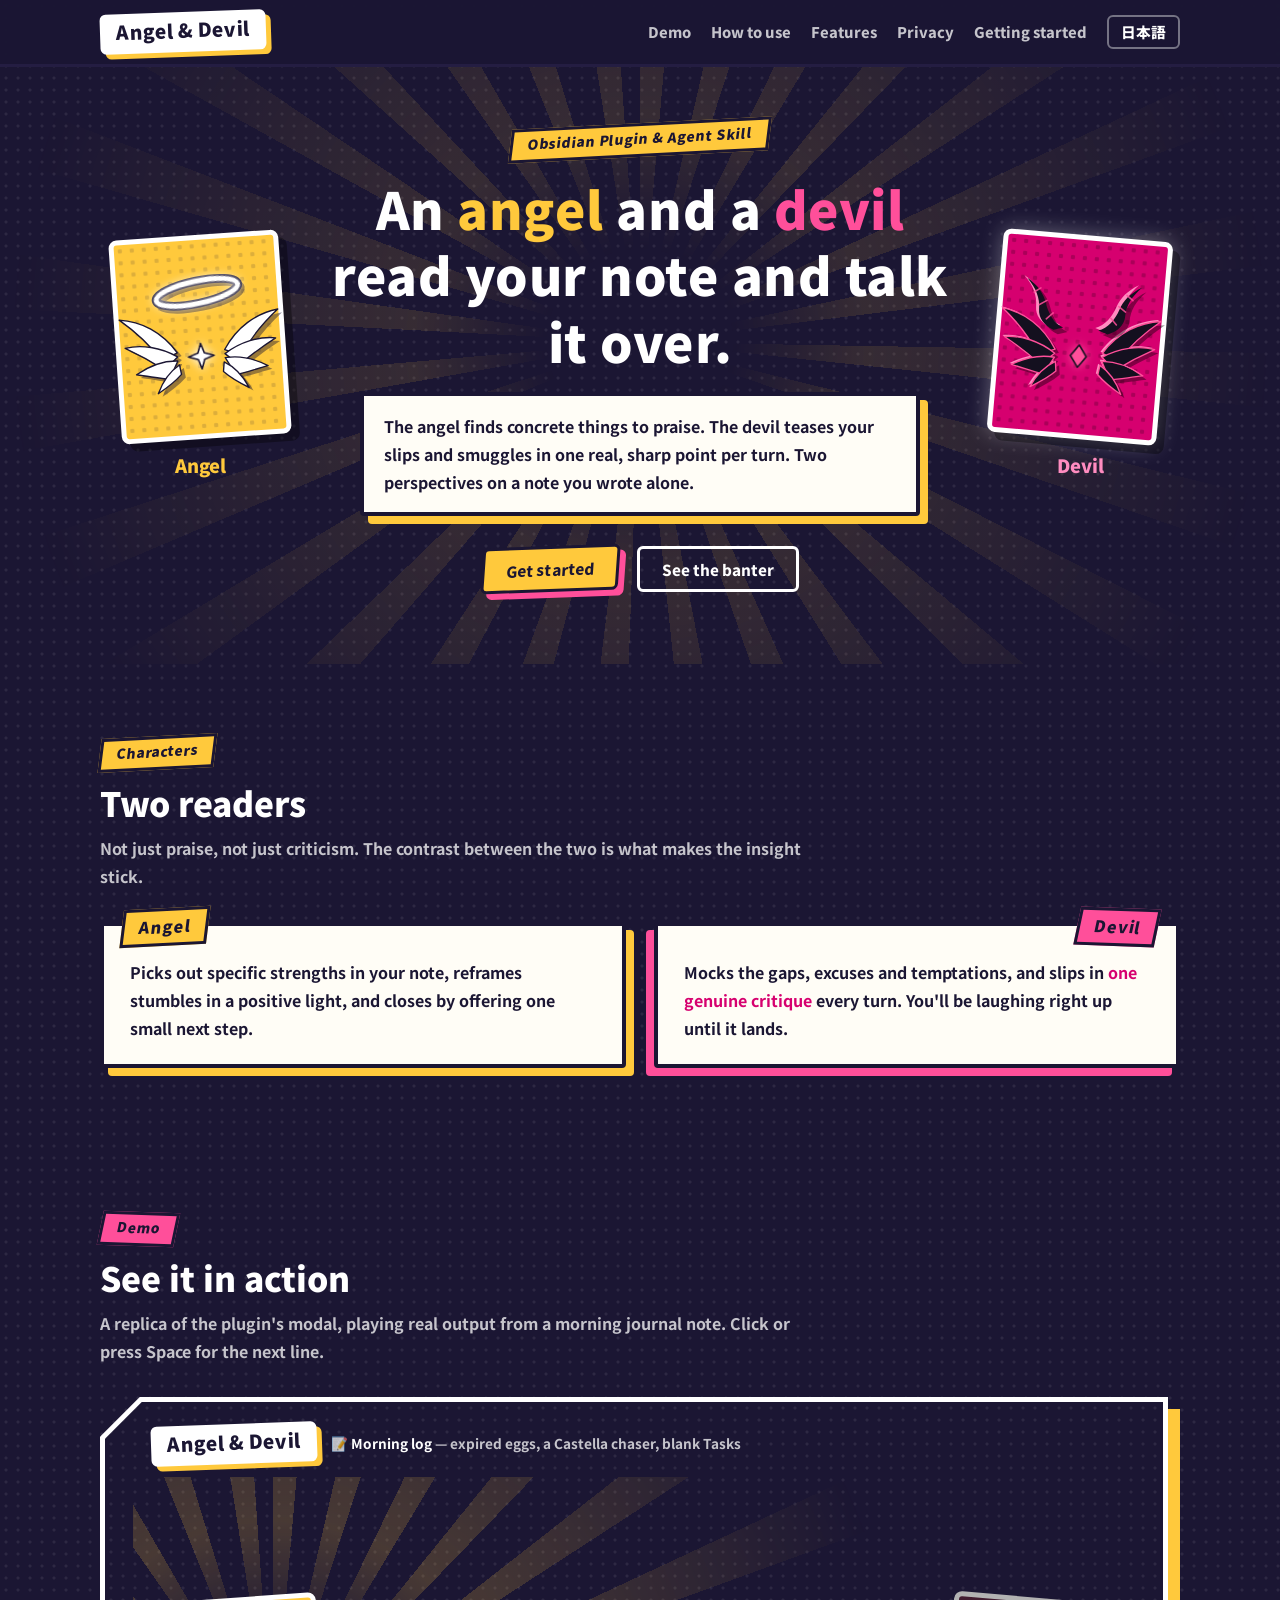
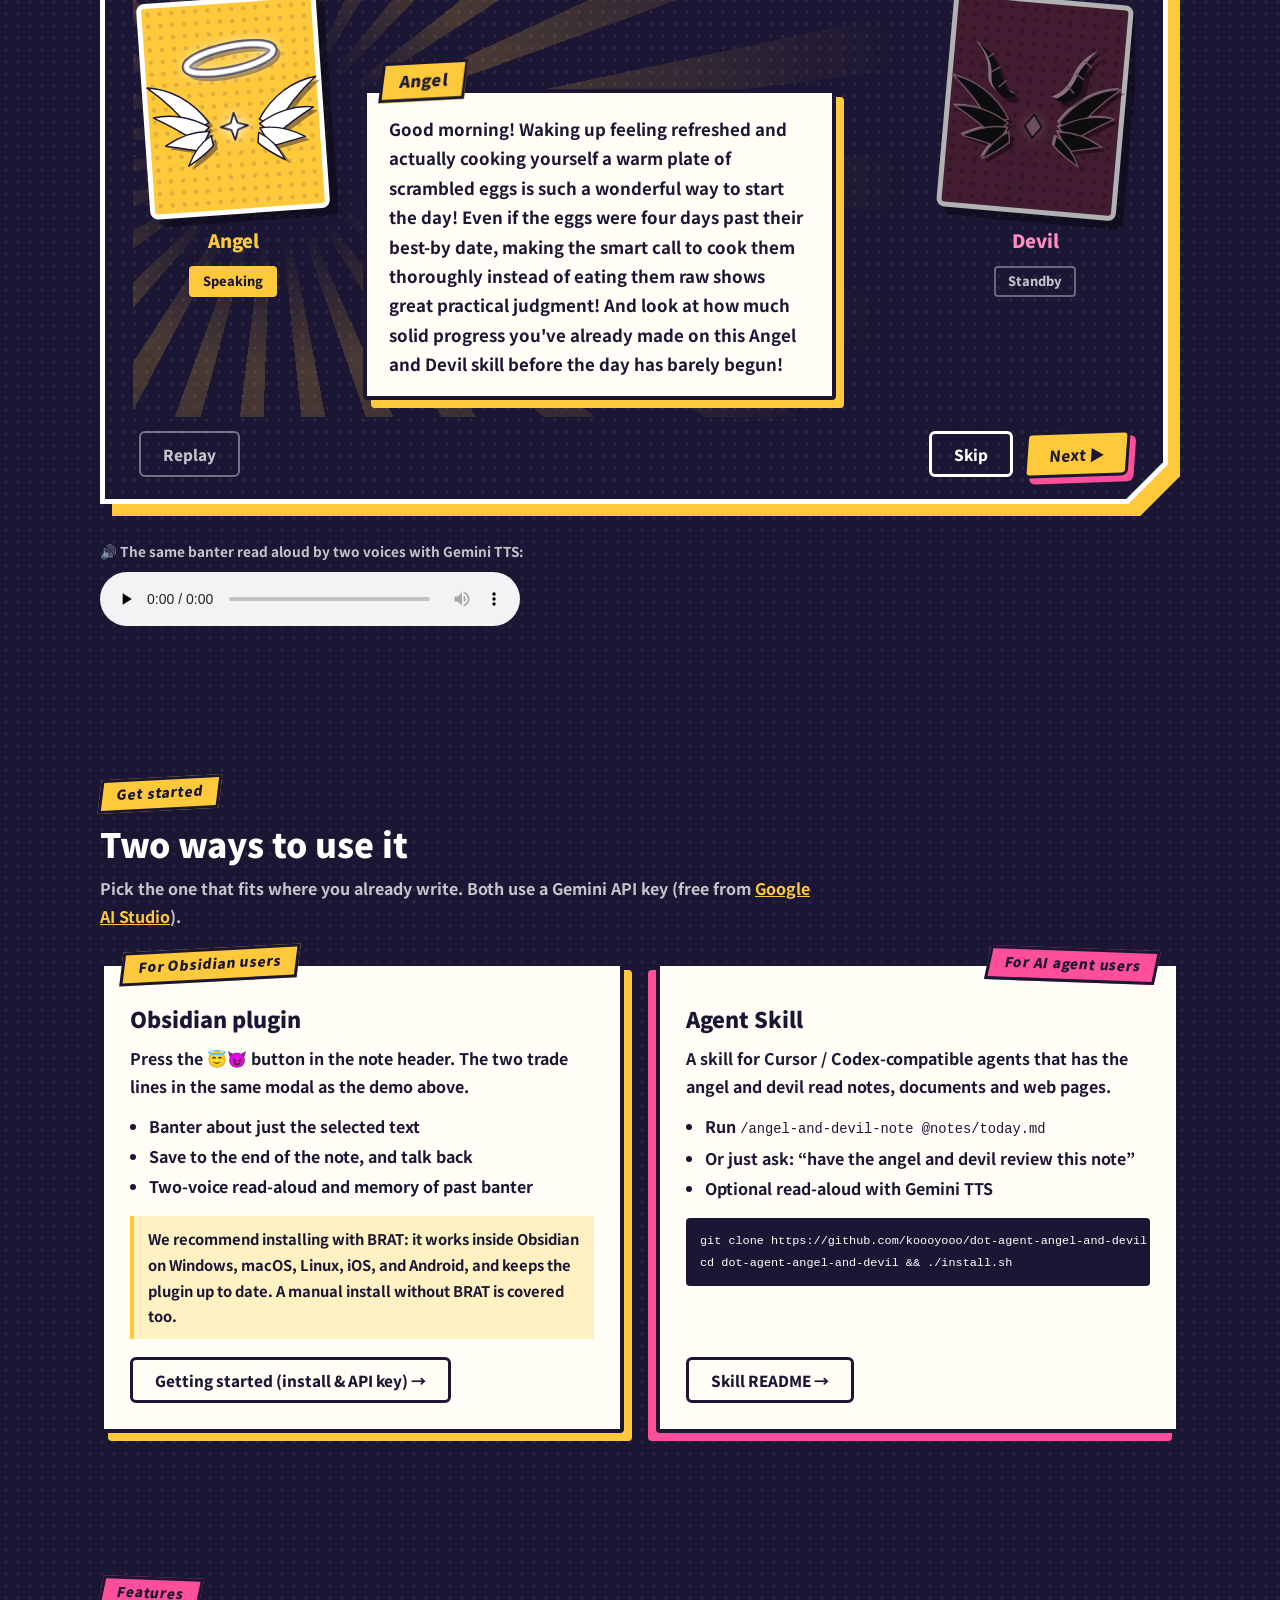
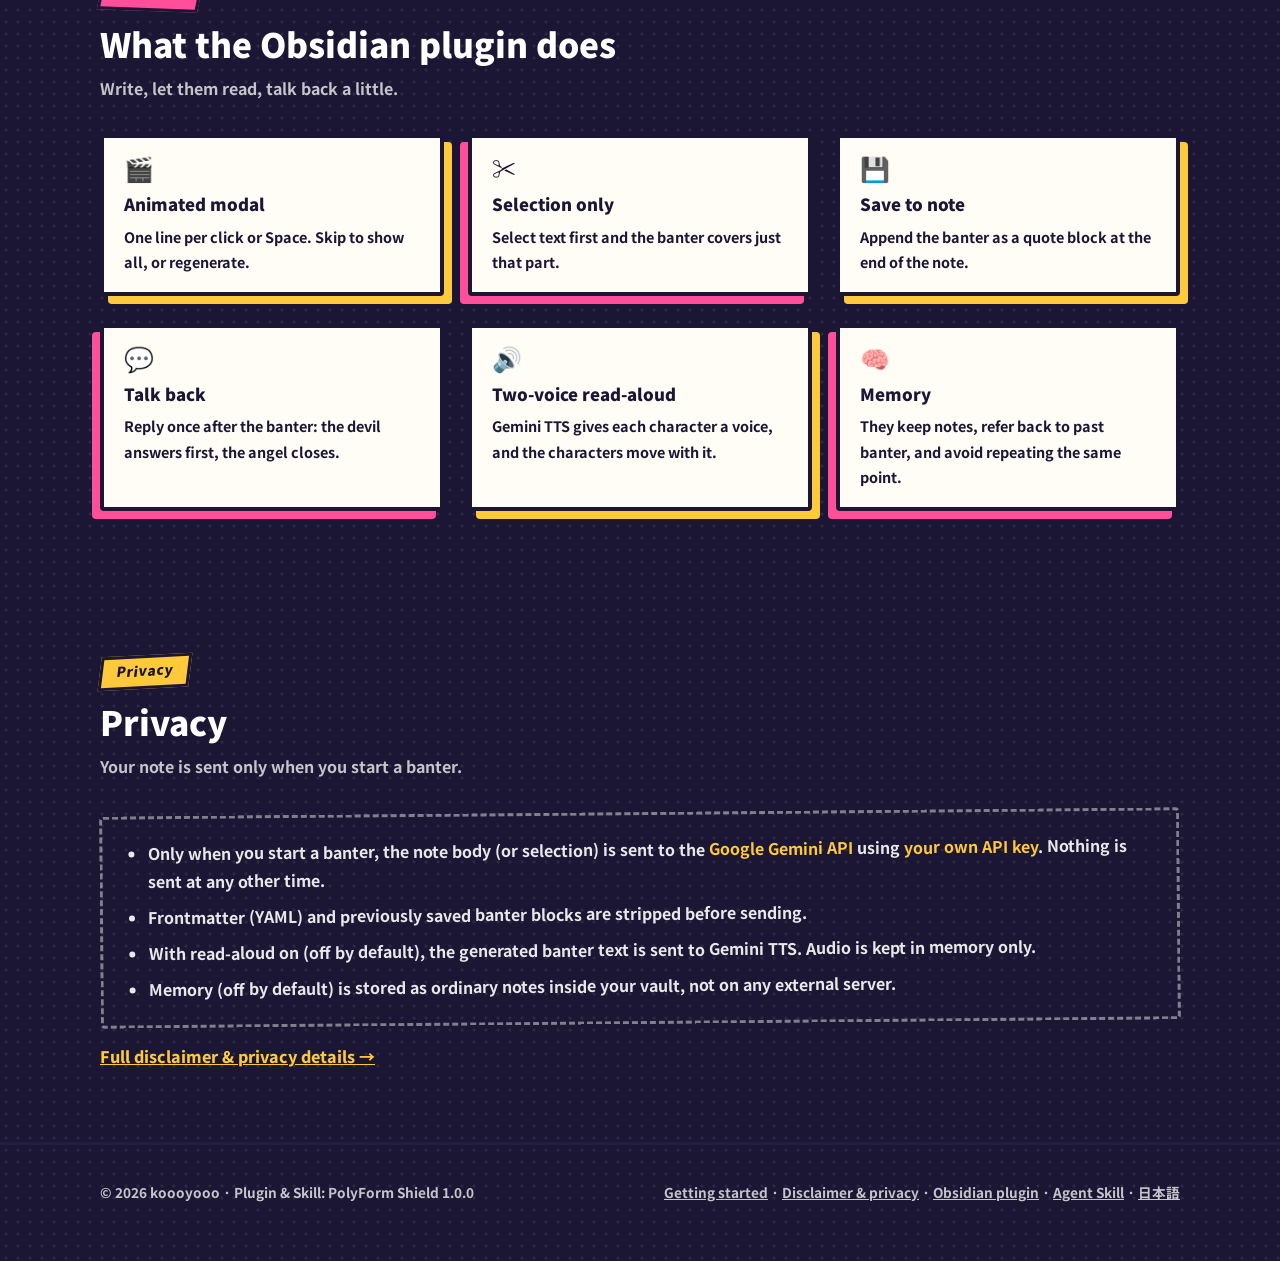
<file: index.html>
<!doctype html>
<html lang="en">
<head>
  <meta charset="utf-8">
  <meta name="viewport" content="width=device-width, initial-scale=1">
  <title>Angel &amp; Devil</title>
  <meta name="description" content="An angel and a devil read your note and banter about it. 天使と悪魔があなたのノートを読んで掛け合いをします。">
  <link rel="alternate" hreflang="ja" href="ja/">
  <link rel="alternate" hreflang="en" href="en/">
  <link rel="alternate" hreflang="x-default" href="en/">
  <script>
    // Send visitors to the page in their browser's language: Japanese → ja/, anything else → en/.
    (function () {
      var langs = navigator.languages && navigator.languages.length ? navigator.languages : [navigator.language || ""];
      var ja = String(langs[0] || "").toLowerCase().indexOf("ja") === 0;
      location.replace((ja ? "ja/" : "en/") + location.hash);
    })();
  </script>
  <link rel="stylesheet" href="assets/style.css">
</head>
<body>
  <main class="wrap">
    <h1>Angel &amp; Devil</h1>
    <p><a href="ja/" hreflang="ja">日本語</a> · <a href="en/" hreflang="en">English</a></p>
  </main>
</body>
</html>
</file>
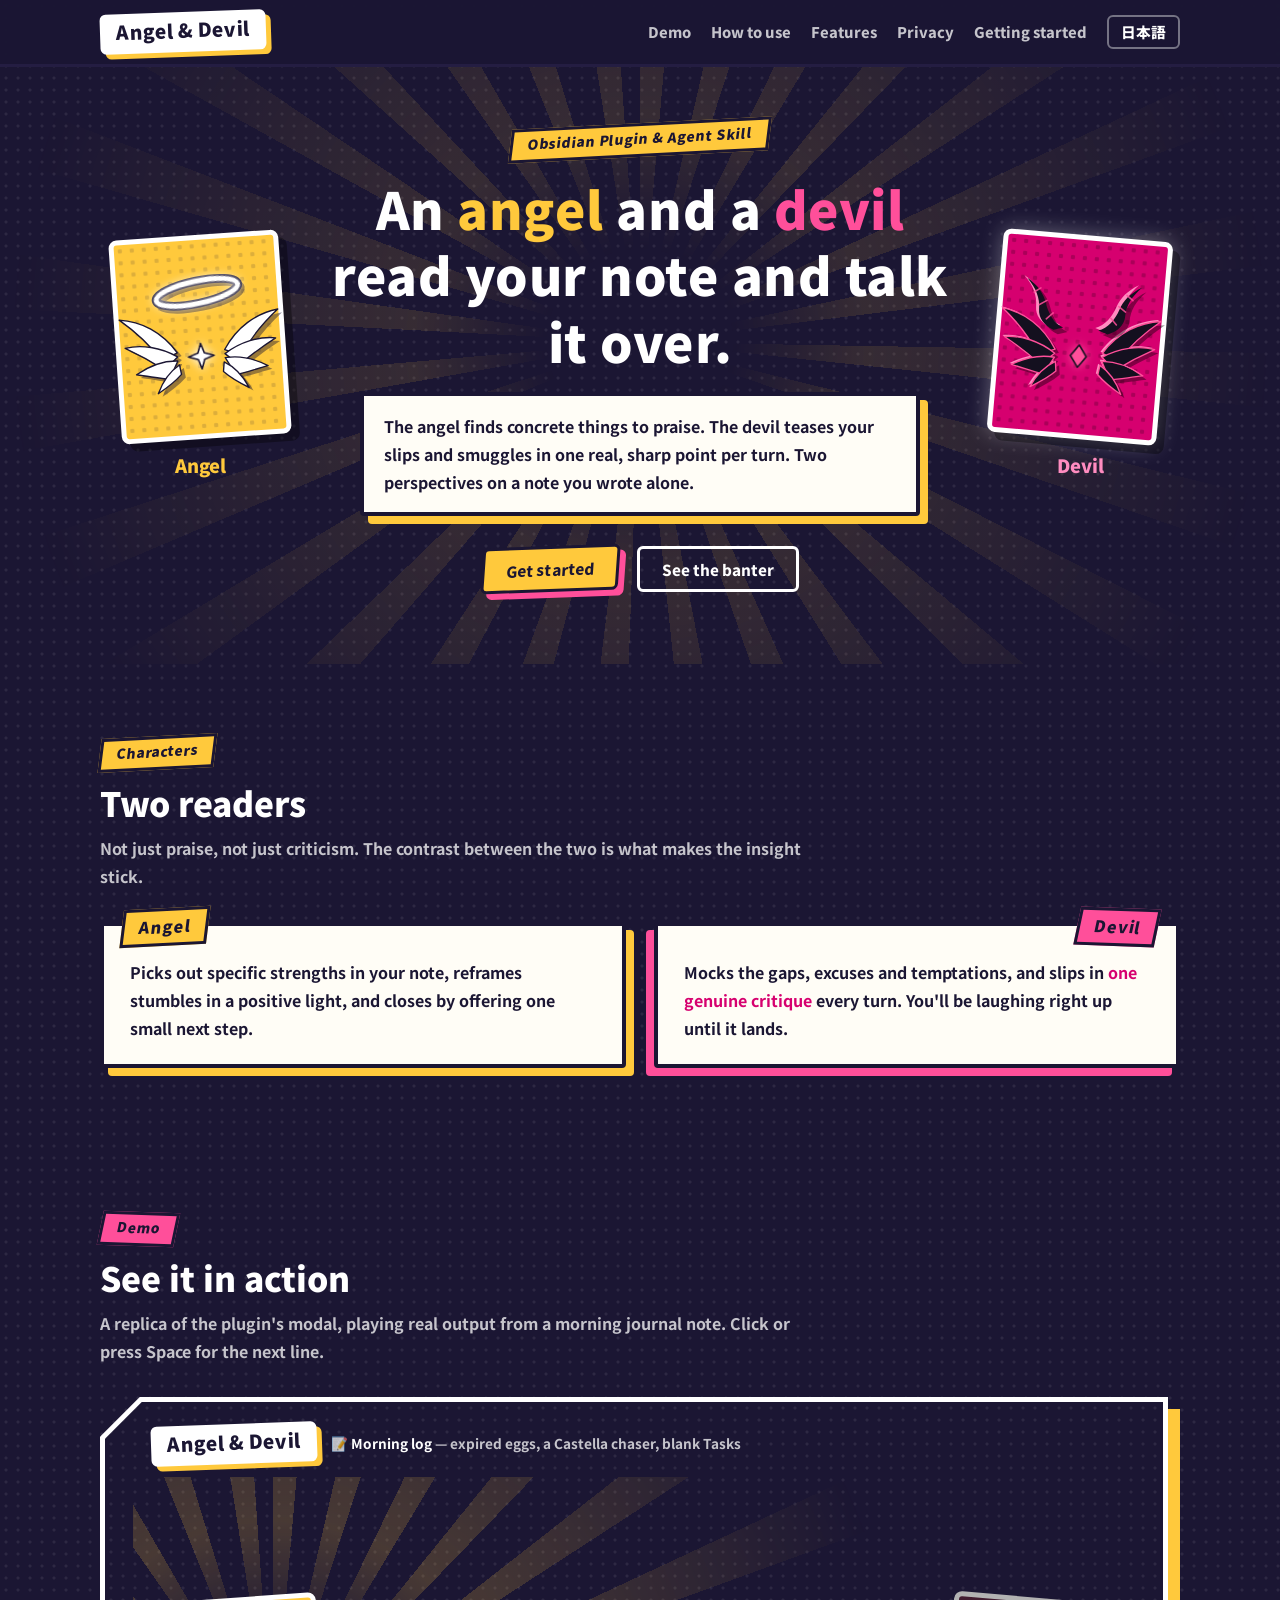
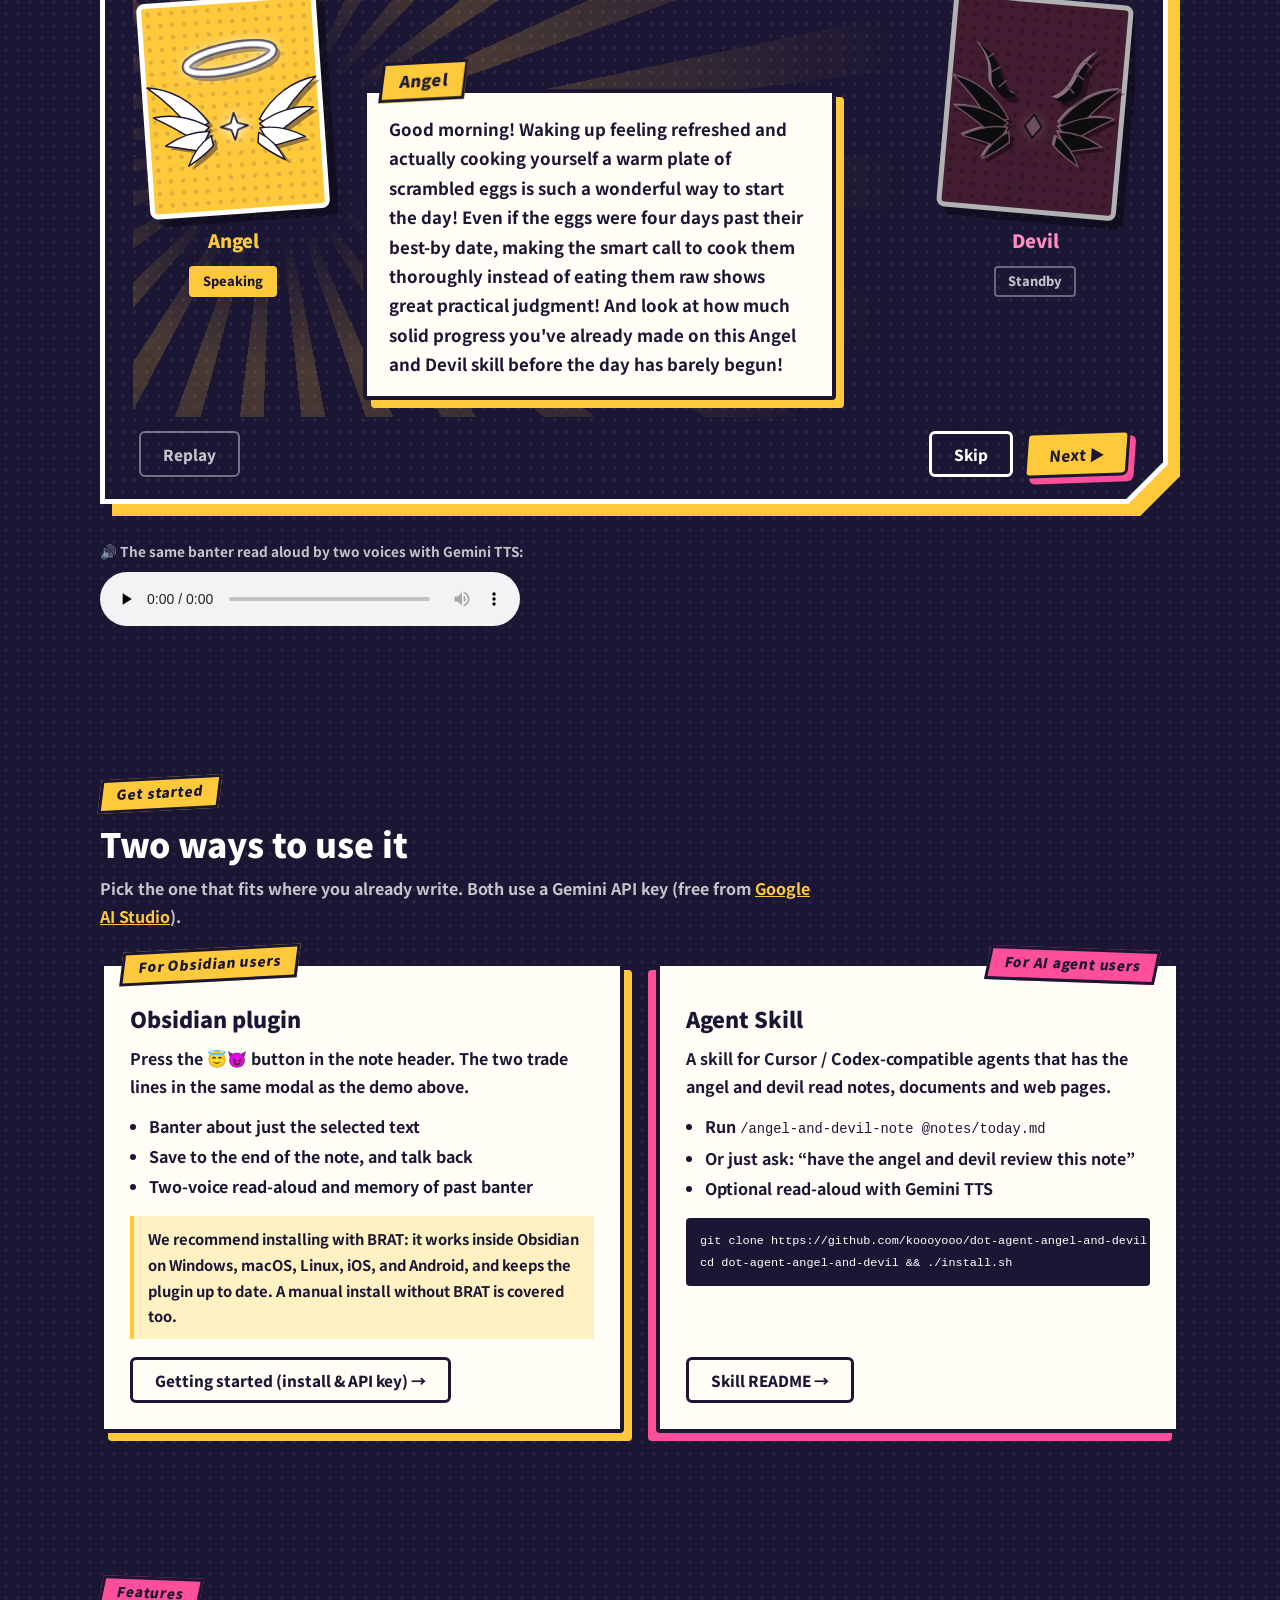
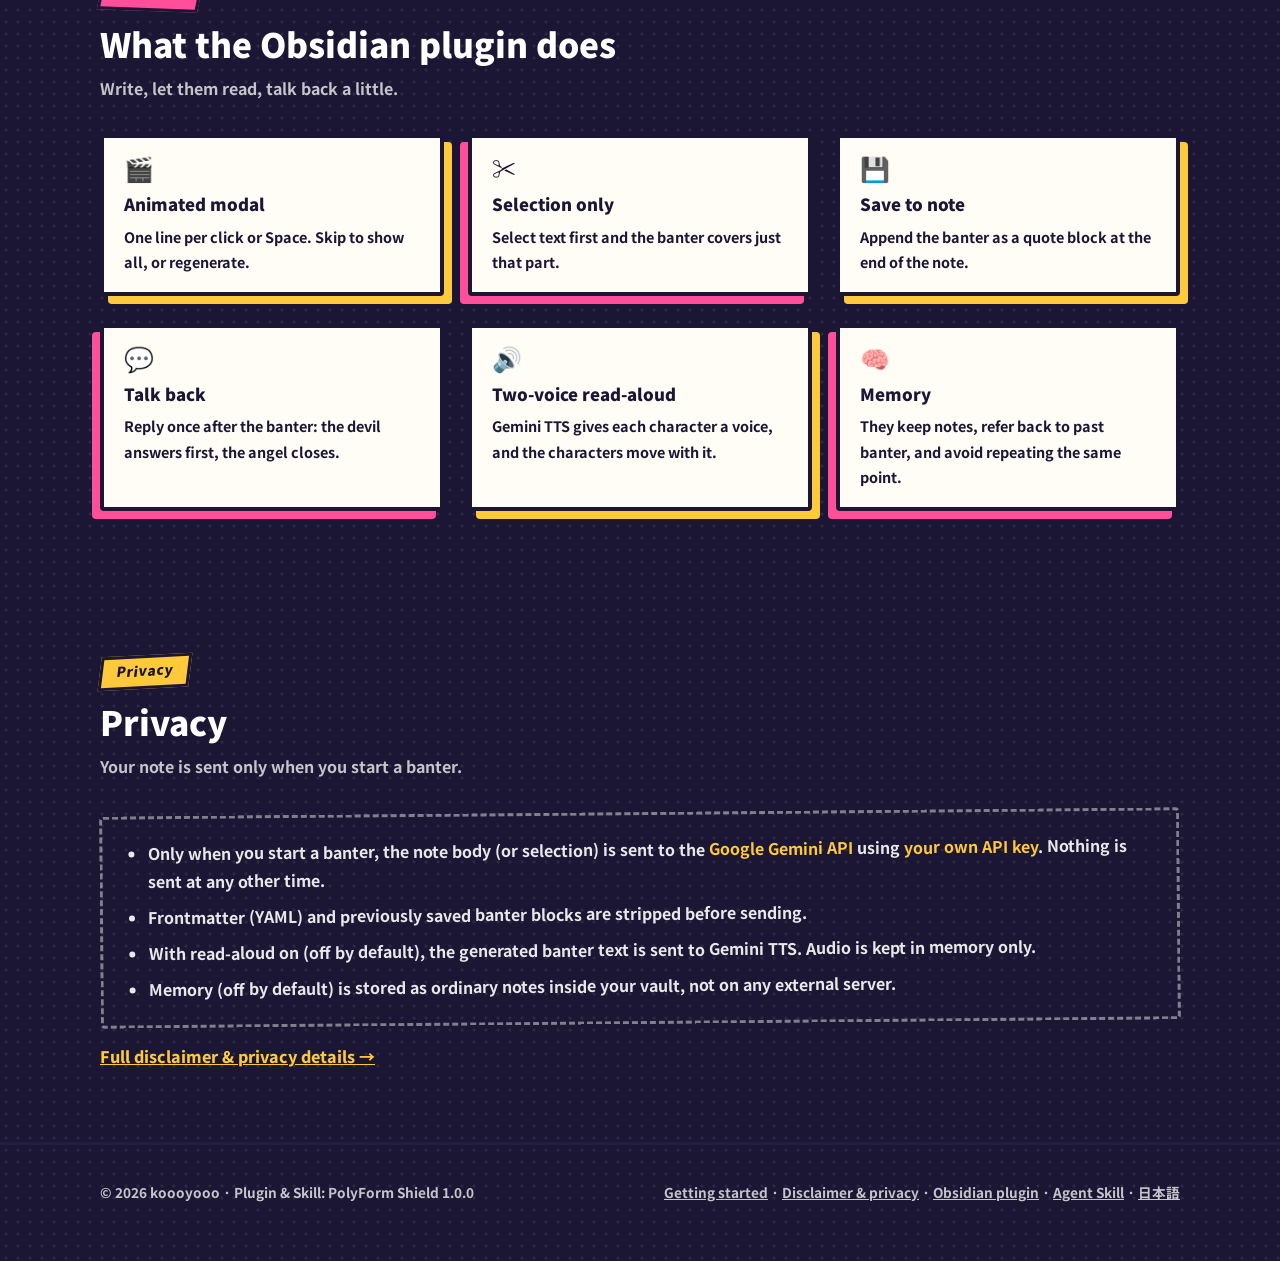
<file: en/index.html>
<!doctype html>
<html lang="en">
<head>
  <meta charset="utf-8">
  <meta name="viewport" content="width=device-width, initial-scale=1">
  <title>Angel &amp; Devil — an angel and a devil read your notes</title>
  <meta name="description" content="An angel 😇 and a devil 😈 read your note and banter about it. Two-sided feedback as an Obsidian plugin and an Agent Skill.">
  <meta property="og:title" content="Angel &amp; Devil">
  <meta property="og:description" content="An angel and a devil read your note and banter about it.">
  <meta property="og:type" content="website">
  <meta property="og:url" content="https://koooyooo.github.io/angel-and-devil-site/en/">
  <meta property="og:image" content="https://koooyooo.github.io/angel-and-devil-site/assets/logo.jpg">
  <meta name="twitter:card" content="summary_large_image">
  <link rel="alternate" hreflang="ja" href="../ja/">
  <link rel="alternate" hreflang="en" href="./">
  <link rel="preconnect" href="https://fonts.googleapis.com">
  <link rel="preconnect" href="https://fonts.gstatic.com" crossorigin>
  <link href="https://fonts.googleapis.com/css2?family=Noto+Sans+JP:wght@500;700;900&display=swap" rel="stylesheet">
  <link rel="stylesheet" href="../assets/style.css">
</head>
<body>
  <header class="site-header">
    <div class="wrap">
      <a class="title-chip" href="./">Angel &amp; Devil</a>
      <nav class="nav">
        <a href="#demo-section">Demo</a>
        <a href="#ways">How to use</a>
        <a href="#features">Features</a>
        <a href="#privacy">Privacy</a>
        <a href="getting-started.html">Getting started</a>
        <a class="lang" href="../ja/" hreflang="ja">日本語</a>
      </nav>
    </div>
  </header>

  <main>
    <div class="hero">
      <div class="burst" aria-hidden="true"></div>
      <div class="wrap hero-grid">
        <div class="aad-char is-angel is-speaking">
          <div class="aad-char-frame" data-avatar="angel" data-label="Angel"></div>
          <div class="aad-char-name">Angel</div>
        </div>
        <div class="hero-copy">
          <span class="nameplate">Obsidian Plugin &amp; Agent Skill</span>
          <h1>An <span class="a">angel</span> and a <span class="d">devil</span> read your note and talk it over.</h1>
          <p class="lead paper">The angel finds concrete things to praise. The devil teases your slips and smuggles in one real, sharp point per turn. Two perspectives on a note you wrote alone.</p>
          <div class="cta">
            <a class="btn primary" href="#ways">Get started</a>
            <a class="btn" href="#demo-section">See the banter</a>
          </div>
        </div>
        <div class="aad-char is-devil is-speaking">
          <div class="aad-char-frame" data-avatar="devil" data-label="Devil"></div>
          <div class="aad-char-name">Devil</div>
        </div>
      </div>
    </div>

    <section>
      <div class="wrap">
        <div class="sec-head">
          <span class="nameplate">Characters</span>
          <h2>Two readers</h2>
          <p>Not just praise, not just criticism. The contrast between the two is what makes the insight stick.</p>
        </div>
        <div class="duo">
          <div class="paper">
            <span class="nameplate">Angel</span>
            <p>Picks out specific strengths in your note, reframes stumbles in a positive light, and closes by offering one small next step.</p>
          </div>
          <div class="paper devil">
            <span class="nameplate devil">Devil</span>
            <p>Mocks the gaps, excuses and temptations, and slips in <b>one genuine critique</b> every turn. You'll be laughing right up until it lands.</p>
          </div>
        </div>
      </div>
    </section>

    <section id="demo-section">
      <div class="wrap">
        <div class="sec-head">
          <span class="nameplate devil">Demo</span>
          <h2>See it in action</h2>
          <p>A replica of the plugin's modal, playing real output from a morning journal note. Click or press Space for the next line.</p>
        </div>
        <div class="aad-frame" id="demo" tabindex="0" data-speaking="Speaking" data-standby="Standby">
          <div class="aad-frame-inner">
            <div class="aad-panel">
              <div class="aad-header">
                <span class="title-chip">Angel &amp; Devil</span>
                <span class="aad-note">📝 <b>Morning log</b> — expired eggs, a Castella chaser, blank Tasks</span>
              </div>
              <div class="aad-stage">
                <div class="burst" aria-hidden="true"></div>
                <div class="aad-char is-angel">
                  <div class="aad-char-frame" data-avatar="angel" data-label="Angel"></div>
                  <div class="aad-char-name">Angel</div>
                  <div class="aad-char-status">Standby</div>
                </div>
                <div class="aad-log" aria-live="polite"></div>
                <div class="aad-char is-devil">
                  <div class="aad-char-frame" data-avatar="devil" data-label="Devil"></div>
                  <div class="aad-char-name">Devil</div>
                  <div class="aad-char-status">Standby</div>
                </div>
              </div>
              <div class="aad-actions">
                <button type="button" class="btn ghost" data-act="reset">Replay</button>
                <span class="spacer"></span>
                <button type="button" class="btn" data-act="all">Skip</button>
                <button type="button" class="btn primary" data-act="next">Next ▶</button>
              </div>
            </div>
          </div>
        </div>
        <p class="demo-hint">🔊 The same banter read aloud by two voices with Gemini TTS:</p>
        <audio controls preload="none" src="../assets/sample-en.mp3" style="width:min(420px,100%);margin-top:8px"></audio>
        <template id="demo-lines">
          <p data-who="angel">Good morning! Waking up feeling refreshed and actually cooking yourself a warm plate of scrambled eggs is such a wonderful way to start the day! Even if the eggs were four days past their best-by date, making the smart call to cook them thoroughly instead of eating them raw shows great practical judgment! And look at how much solid progress you've already made on this Angel and Devil skill before the day has barely begun!</p>
          <p data-who="devil">Pfft, four-day-expired scrambled eggs chased down with Castella sponge cake? What kind of chaotic morning combo is that?! You're literally trying to neutralize egg flavor with a cake made almost entirely of eggs and sugar! Better yet, look at those three empty checkboxes under Tasks—totally blank! After all, you can't fail a goal you never bothered to write down, right? Brilliant lifehack!</p>
          <p data-who="angel">Oh, stop being so dramatic, Devil! The note explicitly says they woke up feeling great—and that's a win in my book! Besides, leaving those task boxes open just means they jumped straight into building instead of overthinking a massive to-do list. Once you grab a glass of water, how about we crown just one tiny, easy task as today's main win?</p>
          <p data-who="devil">Heh heh heh, "made decent progress on the skill," huh? Sounds to me like you're procrastinating on the real, heavy work by tinkering with shiny side-tools again—classic developer escapism! And if those "four-day vintage eggs" stage a rebellion around noon, you've got a bulletproof excuse to cancel everything today!</p>
          <p data-who="angel">Your stomach is going to be completely fine, don't listen to him! Getting up early, writing your daily log, and wiring up multi-speaker voice synthesis is already a huge victory for the morning! Pour yourself some water or warm tea, jot down just one small finish line for today, and enjoy a fantastic, productive day! I'm cheering you on!</p>
        </template>
      </div>
    </section>

    <section id="ways">
      <div class="wrap">
        <div class="sec-head">
          <span class="nameplate">Get started</span>
          <h2>Two ways to use it</h2>
          <p>Pick the one that fits where you already write. Both use a Gemini API key (free from <a href="https://aistudio.google.com/apikey">Google AI Studio</a>).</p>
        </div>
        <div class="ways">
          <div class="way paper">
            <span class="nameplate">For Obsidian users</span>
            <h3>Obsidian plugin</h3>
            <p>Press the 😇😈 button in the note header. The two trade lines in the same modal as the demo above.</p>
            <ul>
              <li>Banter about just the selected text</li>
              <li>Save to the end of the note, and talk back</li>
              <li>Two-voice read-aloud and memory of past banter</li>
            </ul>
            <p class="way-note">We recommend installing with <b>BRAT</b>: it works inside Obsidian on Windows, macOS, Linux, iOS, and Android, and keeps the plugin up to date. A manual install without BRAT is covered too.</p>
            <a class="btn" href="getting-started.html">Getting started (install &amp; API key) →</a>
          </div>
          <div class="way paper devil">
            <span class="nameplate devil">For AI agent users</span>
            <h3>Agent Skill</h3>
            <p>A skill for Cursor / Codex-compatible agents that has the angel and devil read notes, documents and web pages.</p>
            <ul>
              <li>Run <code>/angel-and-devil-note @notes/today.md</code></li>
              <li>Or just ask: “have the angel and devil review this note”</li>
              <li>Optional read-aloud with Gemini TTS</li>
            </ul>
            <pre><code>git clone https://github.com/koooyooo/dot-agent-angel-and-devil.git
cd dot-agent-angel-and-devil &amp;&amp; ./install.sh</code></pre>
            <a class="btn" href="https://github.com/koooyooo/dot-agent-angel-and-devil">Skill README →</a>
          </div>
        </div>
      </div>
    </section>

    <section id="features">
      <div class="wrap">
        <div class="sec-head">
          <span class="nameplate devil">Features</span>
          <h2>What the Obsidian plugin does</h2>
          <p>Write, let them read, talk back a little.</p>
        </div>
        <div class="features">
          <div class="feature paper"><div class="ico">🎬</div><h3>Animated modal</h3><p>One line per click or Space. Skip to show all, or regenerate.</p></div>
          <div class="feature paper"><div class="ico">✂️</div><h3>Selection only</h3><p>Select text first and the banter covers just that part.</p></div>
          <div class="feature paper"><div class="ico">💾</div><h3>Save to note</h3><p>Append the banter as a quote block at the end of the note.</p></div>
          <div class="feature paper"><div class="ico">💬</div><h3>Talk back</h3><p>Reply once after the banter: the devil answers first, the angel closes.</p></div>
          <div class="feature paper"><div class="ico">🔊</div><h3>Two-voice read-aloud</h3><p>Gemini TTS gives each character a voice, and the characters move with it.</p></div>
          <div class="feature paper"><div class="ico">🧠</div><h3>Memory</h3><p>They keep notes, refer back to past banter, and avoid repeating the same point.</p></div>
        </div>
      </div>
    </section>

    <section id="privacy">
      <div class="wrap">
        <div class="sec-head">
          <span class="nameplate">Privacy</span>
          <h2>Privacy</h2>
          <p>Your note is sent only when you start a banter.</p>
        </div>
        <div class="tip">
          <ul>
            <li>Only when you start a banter, the note body (or selection) is sent to the <b>Google Gemini API</b> using <b>your own API key</b>. Nothing is sent at any other time.</li>
            <li>Frontmatter (YAML) and previously saved banter blocks are stripped before sending.</li>
            <li>With read-aloud on (off by default), the generated banter text is sent to Gemini TTS. Audio is kept in memory only.</li>
            <li>Memory (off by default) is stored as ordinary notes inside your vault, not on any external server.</li>
          </ul>
        </div>
        <p class="more"><a href="legal.html">Full disclaimer &amp; privacy details →</a></p>
      </div>
    </section>
  </main>

  <footer>
    <div class="wrap">
      <span>© 2026 koooyooo · Plugin &amp; Skill: PolyForm Shield 1.0.0</span>
      <span>
        <a href="getting-started.html">Getting started</a> ·
        <a href="legal.html">Disclaimer &amp; privacy</a> ·
        <a href="https://github.com/koooyooo/angel-and-devil-obsidian">Obsidian plugin</a> ·
        <a href="https://github.com/koooyooo/dot-agent-angel-and-devil">Agent Skill</a> ·
        <a href="../ja/" hreflang="ja">日本語</a>
      </span>
    </div>
  </footer>

  <script src="../assets/characters.js"></script>
  <script src="../assets/demo.js"></script>
</body>
</html>
</file>
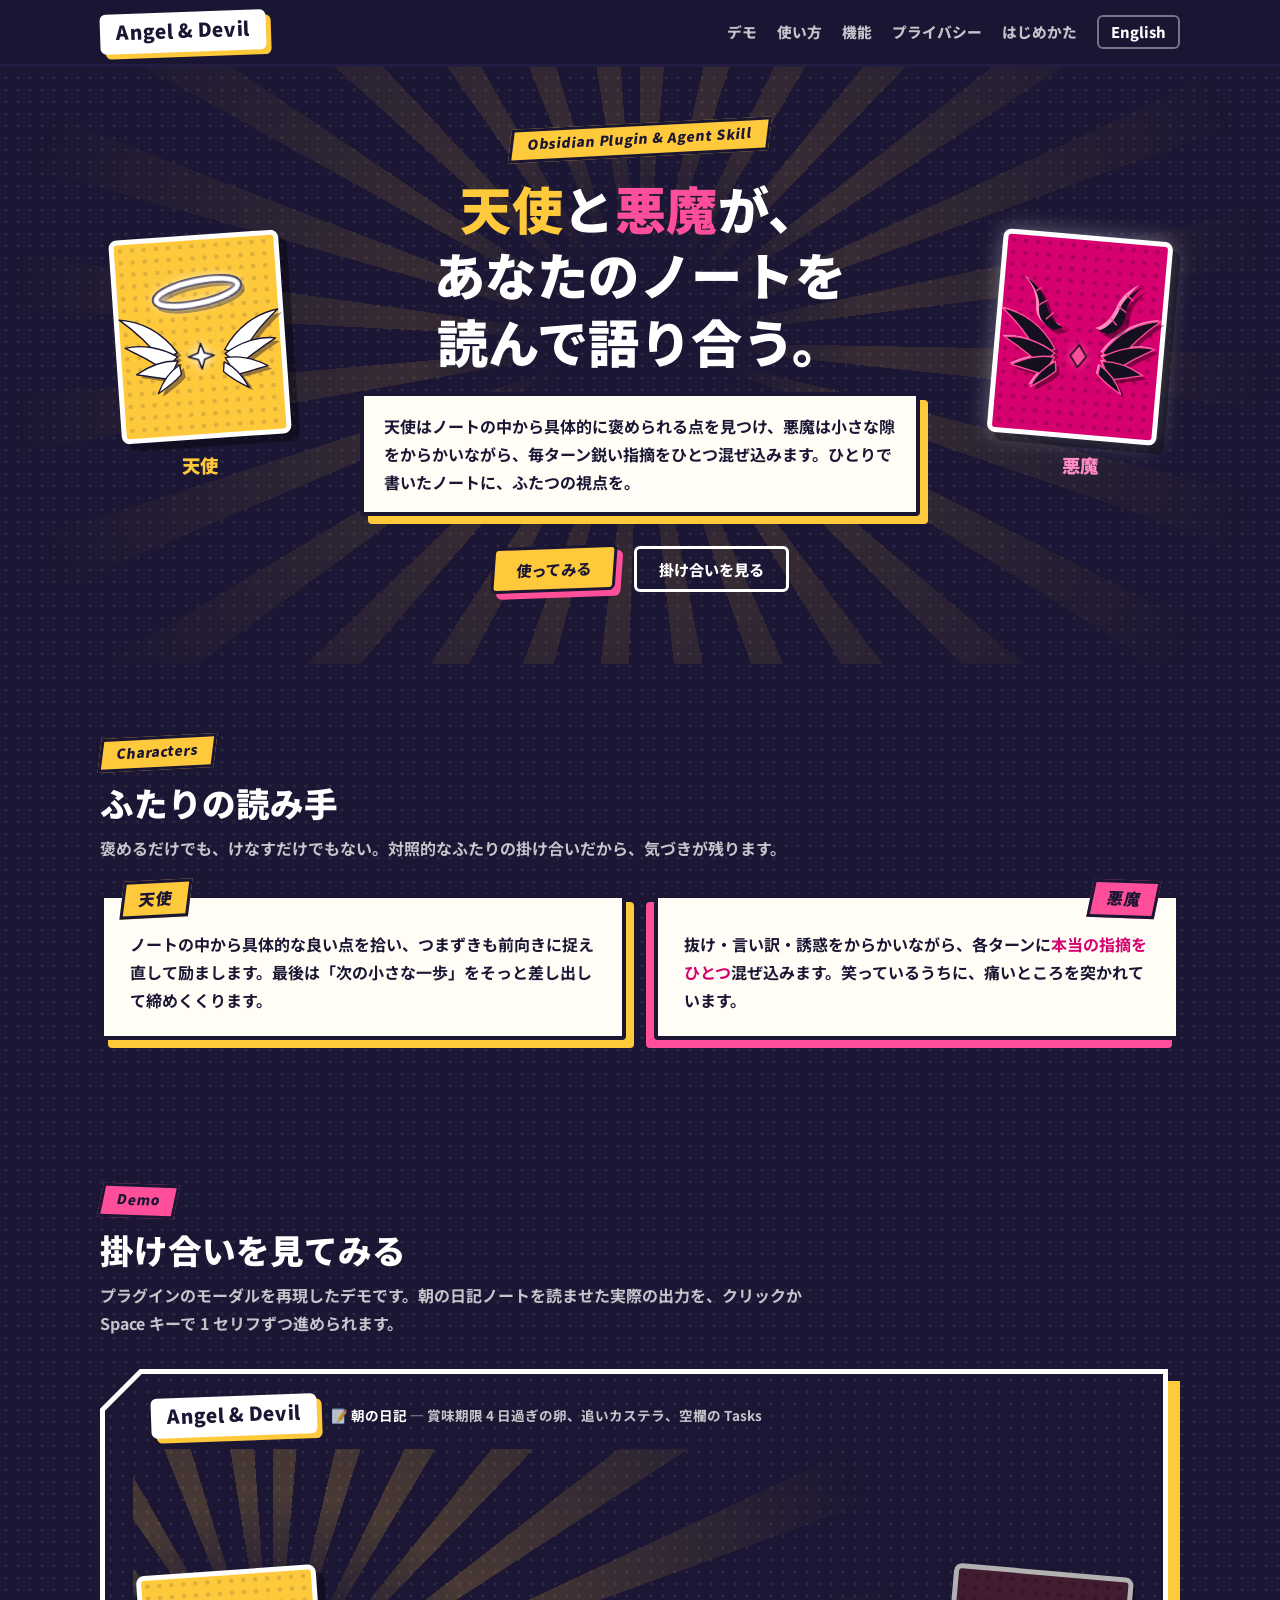
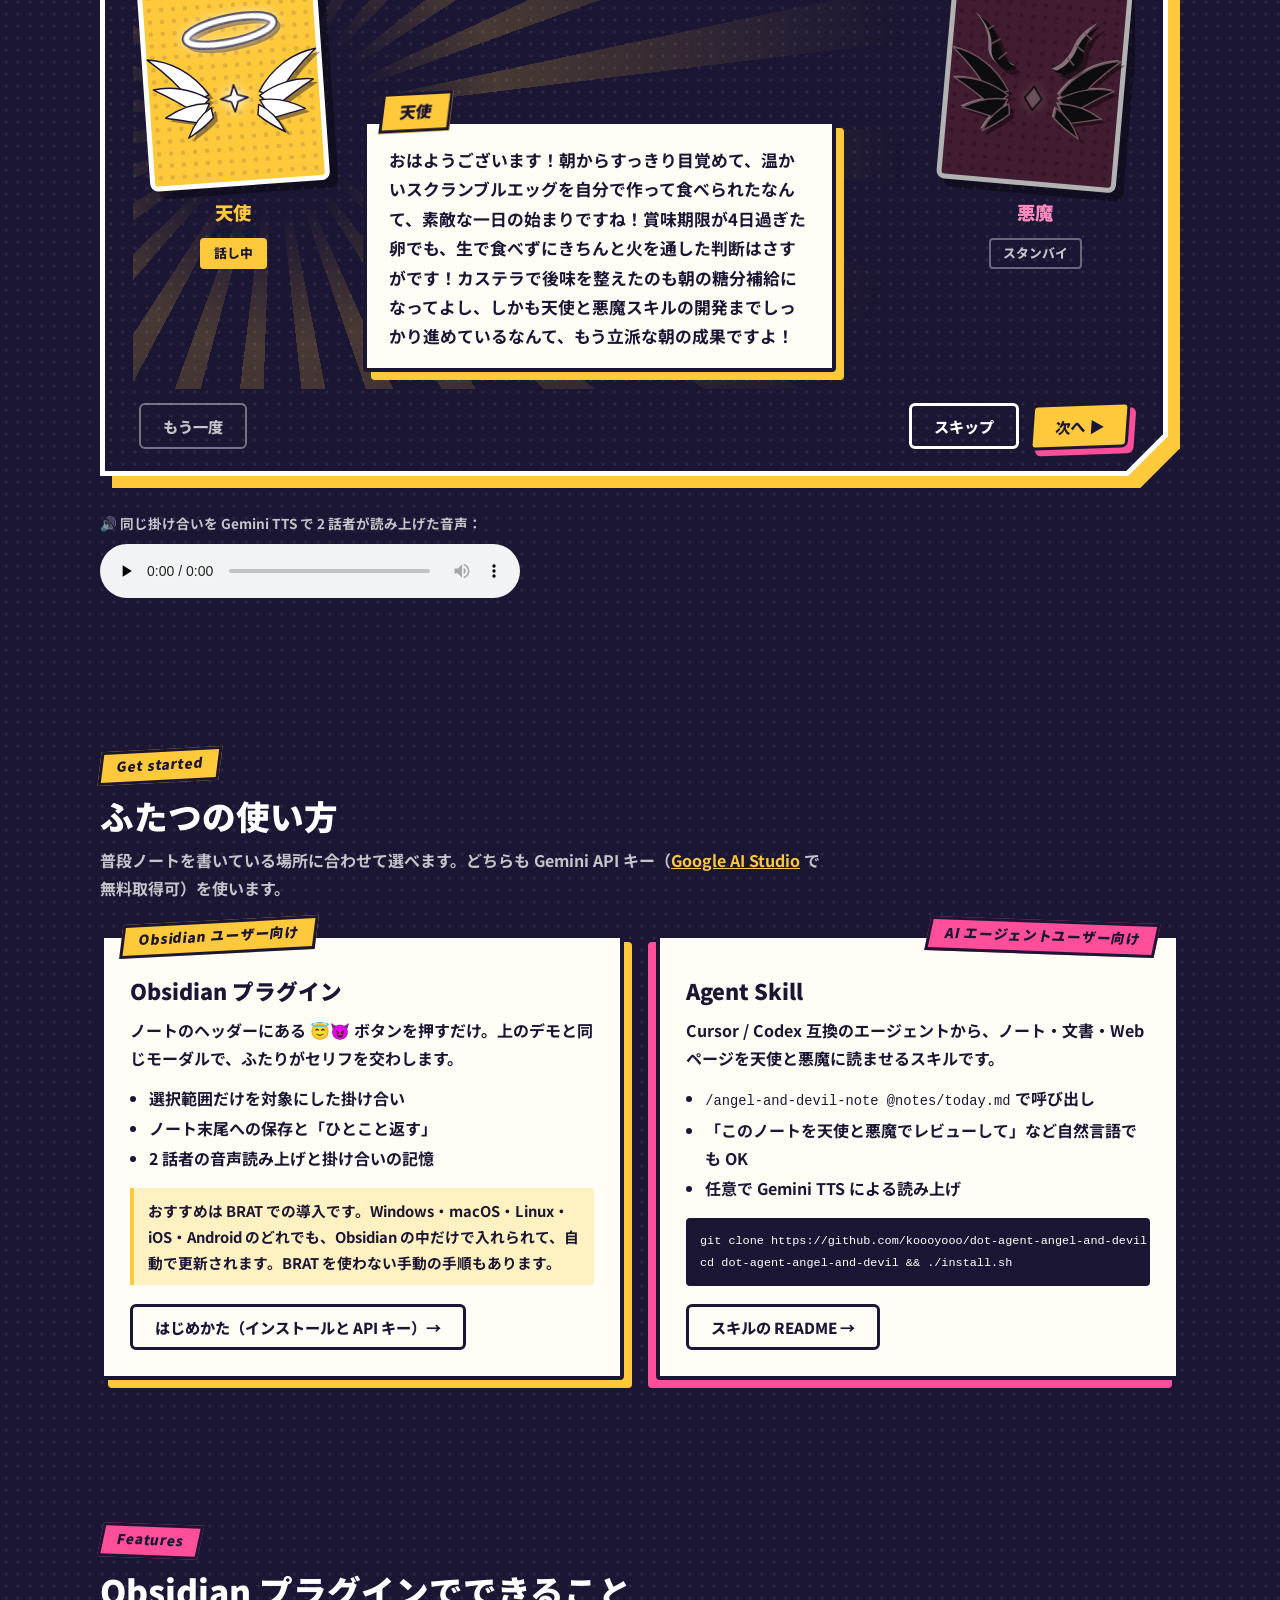
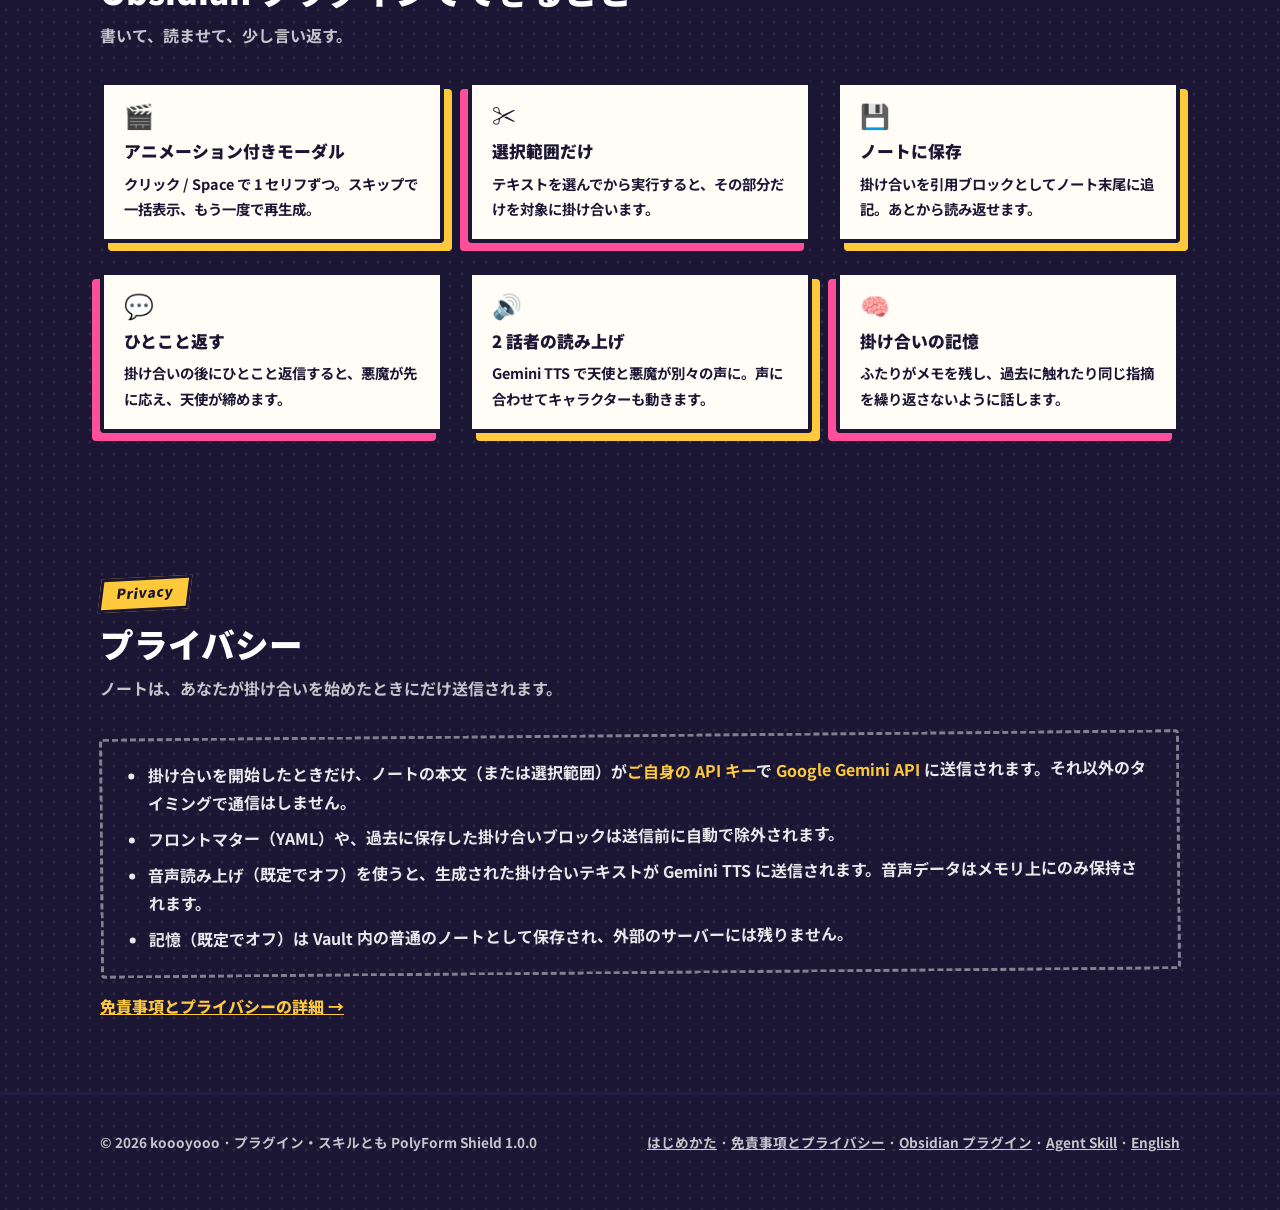
<file: ja/index.html>
<!doctype html>
<html lang="ja">
<head>
  <meta charset="utf-8">
  <meta name="viewport" content="width=device-width, initial-scale=1">
  <title>Angel &amp; Devil — 天使と悪魔があなたのノートを読む</title>
  <meta name="description" content="天使 😇 と悪魔 😈 があなたのノートを読んで掛け合いをする。Obsidian プラグインと Agent Skill で使える、二面視点のフィードバック。">
  <meta property="og:title" content="Angel &amp; Devil">
  <meta property="og:description" content="天使と悪魔があなたのノートを読んで掛け合いをする、二面視点のフィードバック。">
  <meta property="og:type" content="website">
  <meta property="og:url" content="https://koooyooo.github.io/angel-and-devil-site/ja/">
  <meta property="og:image" content="https://koooyooo.github.io/angel-and-devil-site/assets/logo.jpg">
  <meta name="twitter:card" content="summary_large_image">
  <link rel="alternate" hreflang="en" href="../en/">
  <link rel="alternate" hreflang="ja" href="./">
  <link rel="preconnect" href="https://fonts.googleapis.com">
  <link rel="preconnect" href="https://fonts.gstatic.com" crossorigin>
  <link href="https://fonts.googleapis.com/css2?family=Noto+Sans+JP:wght@500;700;900&display=swap" rel="stylesheet">
  <link rel="stylesheet" href="../assets/style.css">
</head>
<body>
  <header class="site-header">
    <div class="wrap">
      <a class="title-chip" href="./">Angel &amp; Devil</a>
      <nav class="nav">
        <a href="#demo-section">デモ</a>
        <a href="#ways">使い方</a>
        <a href="#features">機能</a>
        <a href="#privacy">プライバシー</a>
        <a href="getting-started.html">はじめかた</a>
        <a class="lang" href="../en/" hreflang="en">English</a>
      </nav>
    </div>
  </header>

  <main>
    <div class="hero">
      <div class="burst" aria-hidden="true"></div>
      <div class="wrap hero-grid">
        <div class="aad-char is-angel is-speaking">
          <div class="aad-char-frame" data-avatar="angel" data-label="天使"></div>
          <div class="aad-char-name">天使</div>
        </div>
        <div class="hero-copy">
          <span class="nameplate">Obsidian Plugin &amp; Agent Skill</span>
          <h1><span class="a">天使</span>と<span class="d">悪魔</span>が、<br>あなたのノートを<br>読んで語り合う。</h1>
          <p class="lead paper">天使はノートの中から具体的に褒められる点を見つけ、悪魔は小さな隙をからかいながら、毎ターン鋭い指摘をひとつ混ぜ込みます。ひとりで書いたノートに、ふたつの視点を。</p>
          <div class="cta">
            <a class="btn primary" href="#ways">使ってみる</a>
            <a class="btn" href="#demo-section">掛け合いを見る</a>
          </div>
        </div>
        <div class="aad-char is-devil is-speaking">
          <div class="aad-char-frame" data-avatar="devil" data-label="悪魔"></div>
          <div class="aad-char-name">悪魔</div>
        </div>
      </div>
    </div>

    <section>
      <div class="wrap">
        <div class="sec-head">
          <span class="nameplate">Characters</span>
          <h2>ふたりの読み手</h2>
          <p>褒めるだけでも、けなすだけでもない。対照的なふたりの掛け合いだから、気づきが残ります。</p>
        </div>
        <div class="duo">
          <div class="paper">
            <span class="nameplate">天使</span>
            <p>ノートの中から具体的な良い点を拾い、つまずきも前向きに捉え直して励まします。最後は「次の小さな一歩」をそっと差し出して締めくくります。</p>
          </div>
          <div class="paper devil">
            <span class="nameplate devil">悪魔</span>
            <p>抜け・言い訳・誘惑をからかいながら、各ターンに<b>本当の指摘をひとつ</b>混ぜ込みます。笑っているうちに、痛いところを突かれています。</p>
          </div>
        </div>
      </div>
    </section>

    <section id="demo-section">
      <div class="wrap">
        <div class="sec-head">
          <span class="nameplate devil">Demo</span>
          <h2>掛け合いを見てみる</h2>
          <p>プラグインのモーダルを再現したデモです。朝の日記ノートを読ませた実際の出力を、クリックか Space キーで 1 セリフずつ進められます。</p>
        </div>
        <div class="aad-frame" id="demo" tabindex="0" data-speaking="話し中" data-standby="スタンバイ">
          <div class="aad-frame-inner">
            <div class="aad-panel">
              <div class="aad-header">
                <span class="title-chip">Angel &amp; Devil</span>
                <span class="aad-note">📝 <b>朝の日記</b> — 賞味期限 4 日過ぎの卵、追いカステラ、空欄の Tasks</span>
              </div>
              <div class="aad-stage">
                <div class="burst" aria-hidden="true"></div>
                <div class="aad-char is-angel">
                  <div class="aad-char-frame" data-avatar="angel" data-label="天使"></div>
                  <div class="aad-char-name">天使</div>
                  <div class="aad-char-status">スタンバイ</div>
                </div>
                <div class="aad-log" aria-live="polite"></div>
                <div class="aad-char is-devil">
                  <div class="aad-char-frame" data-avatar="devil" data-label="悪魔"></div>
                  <div class="aad-char-name">悪魔</div>
                  <div class="aad-char-status">スタンバイ</div>
                </div>
              </div>
              <div class="aad-actions">
                <button type="button" class="btn ghost" data-act="reset">もう一度</button>
                <span class="spacer"></span>
                <button type="button" class="btn" data-act="all">スキップ</button>
                <button type="button" class="btn primary" data-act="next">次へ ▶</button>
              </div>
            </div>
          </div>
        </div>
        <p class="demo-hint">🔊 同じ掛け合いを Gemini TTS で 2 話者が読み上げた音声：</p>
        <audio controls preload="none" src="../assets/sample-ja.mp3" style="width:min(420px,100%);margin-top:8px"></audio>
        <template id="demo-lines">
          <p data-who="angel">おはようございます！朝からすっきり目覚めて、温かいスクランブルエッグを自分で作って食べられたなんて、素敵な一日の始まりですね！賞味期限が4日過ぎた卵でも、生で食べずにきちんと火を通した判断はさすがです！カステラで後味を整えたのも朝の糖分補給になってよし、しかも天使と悪魔スキルの開発までしっかり進めているなんて、もう立派な朝の成果ですよ！</p>
          <p data-who="devil">ケッ、賞味期限切れ4日の卵をスクランブルにして、追いカステラだと？朝からカオスなコンボじゃねえか！しかも「卵っぽいからカステラで押し込んだ」だって？卵の味を卵と砂糖のかたまりで打ち消す気かよ、まだ半分寝てやがるな！ヒッヒッヒ、Tasks のチェックボックスも3つとも空っぽじゃねえか。書かなきゃ失敗もしねえ——最高のライフハックだぜ！</p>
          <p data-who="angel">悪魔さん、大げさですよ！カステラの甘さのおかげか、ノートにも「朝から良い感じで目が覚めた」とちゃんと書いてあります。それだけで立派な勝ちです！空欄のタスクは、巨大な ToDo を悩むより先にスキル開発へ飛び込んだ証拠でもありますよね。お水を一杯飲んだら、今日のご褒美タスクをひとつだけ小さく決めてみませんか？</p>
          <p data-who="devil">ヒッヒッヒ、「スキル開発はそこそこ進んだ」ねえ。本丸の重い仕事から逃げて、キラキラした横道ツール弄りに逃げてるだけじゃねえのか？昼ごろに「ヴィンテージ卵」が腹で蜂起したら、予定ぜんぶドタキャンできる鉄壁の言い訳が手に入るぜ！戦術的食中毒ホリデーで、罪悪感ゼロのサボりを決めこめ！</p>
          <p data-who="angel">お腹は大丈夫です、悪魔の言うことなんか聞かないで！早起きして日記を書いて、このスキルのマルチスピーカー音声まで繋いだ朝は、それだけで大きな勝利です！お水か温かいお茶でお腹を優しく労って、今日の小さなゴールを一行だけ書いて、素敵な一日を楽しんでくださいね。応援しています！</p>
        </template>
      </div>
    </section>

    <section id="ways">
      <div class="wrap">
        <div class="sec-head">
          <span class="nameplate">Get started</span>
          <h2>ふたつの使い方</h2>
          <p>普段ノートを書いている場所に合わせて選べます。どちらも Gemini API キー（<a href="https://aistudio.google.com/apikey">Google AI Studio</a> で無料取得可）を使います。</p>
        </div>
        <div class="ways">
          <div class="way paper">
            <span class="nameplate">Obsidian ユーザー向け</span>
            <h3>Obsidian プラグイン</h3>
            <p>ノートのヘッダーにある 😇😈 ボタンを押すだけ。上のデモと同じモーダルで、ふたりがセリフを交わします。</p>
            <ul>
              <li>選択範囲だけを対象にした掛け合い</li>
              <li>ノート末尾への保存と「ひとこと返す」</li>
              <li>2 話者の音声読み上げと掛け合いの記憶</li>
            </ul>
            <p class="way-note">おすすめは <b>BRAT</b> での導入です。Windows・macOS・Linux・iOS・Android のどれでも、Obsidian の中だけで入れられて、自動で更新されます。BRAT を使わない手動の手順もあります。</p>
            <a class="btn" href="getting-started.html">はじめかた（インストールと API キー）→</a>
          </div>
          <div class="way paper devil">
            <span class="nameplate devil">AI エージェントユーザー向け</span>
            <h3>Agent Skill</h3>
            <p>Cursor / Codex 互換のエージェントから、ノート・文書・Web ページを天使と悪魔に読ませるスキルです。</p>
            <ul>
              <li><code>/angel-and-devil-note @notes/today.md</code> で呼び出し</li>
              <li>「このノートを天使と悪魔でレビューして」など自然言語でも OK</li>
              <li>任意で Gemini TTS による読み上げ</li>
            </ul>
            <pre><code>git clone https://github.com/koooyooo/dot-agent-angel-and-devil.git
cd dot-agent-angel-and-devil &amp;&amp; ./install.sh</code></pre>
            <a class="btn" href="https://github.com/koooyooo/dot-agent-angel-and-devil/blob/main/README_ja.md">スキルの README →</a>
          </div>
        </div>
      </div>
    </section>

    <section id="features">
      <div class="wrap">
        <div class="sec-head">
          <span class="nameplate devil">Features</span>
          <h2>Obsidian プラグインでできること</h2>
          <p>書いて、読ませて、少し言い返す。</p>
        </div>
        <div class="features">
          <div class="feature paper"><div class="ico">🎬</div><h3>アニメーション付きモーダル</h3><p>クリック / Space で 1 セリフずつ。スキップで一括表示、もう一度で再生成。</p></div>
          <div class="feature paper"><div class="ico">✂️</div><h3>選択範囲だけ</h3><p>テキストを選んでから実行すると、その部分だけを対象に掛け合います。</p></div>
          <div class="feature paper"><div class="ico">💾</div><h3>ノートに保存</h3><p>掛け合いを引用ブロックとしてノート末尾に追記。あとから読み返せます。</p></div>
          <div class="feature paper"><div class="ico">💬</div><h3>ひとこと返す</h3><p>掛け合いの後にひとこと返信すると、悪魔が先に応え、天使が締めます。</p></div>
          <div class="feature paper"><div class="ico">🔊</div><h3>2 話者の読み上げ</h3><p>Gemini TTS で天使と悪魔が別々の声に。声に合わせてキャラクターも動きます。</p></div>
          <div class="feature paper"><div class="ico">🧠</div><h3>掛け合いの記憶</h3><p>ふたりがメモを残し、過去に触れたり同じ指摘を繰り返さないように話します。</p></div>
        </div>
      </div>
    </section>

    <section id="privacy">
      <div class="wrap">
        <div class="sec-head">
          <span class="nameplate">Privacy</span>
          <h2>プライバシー</h2>
          <p>ノートは、あなたが掛け合いを始めたときにだけ送信されます。</p>
        </div>
        <div class="tip">
          <ul>
            <li>掛け合いを開始したときだけ、ノートの本文（または選択範囲）が<b>ご自身の API キー</b>で <b>Google Gemini API</b> に送信されます。それ以外のタイミングで通信はしません。</li>
            <li>フロントマター（YAML）や、過去に保存した掛け合いブロックは送信前に自動で除外されます。</li>
            <li>音声読み上げ（既定でオフ）を使うと、生成された掛け合いテキストが Gemini TTS に送信されます。音声データはメモリ上にのみ保持されます。</li>
            <li>記憶（既定でオフ）は Vault 内の普通のノートとして保存され、外部のサーバーには残りません。</li>
          </ul>
        </div>
        <p class="more"><a href="legal.html">免責事項とプライバシーの詳細 →</a></p>
      </div>
    </section>
  </main>

  <footer>
    <div class="wrap">
      <span>© 2026 koooyooo · プラグイン・スキルとも PolyForm Shield 1.0.0</span>
      <span>
        <a href="getting-started.html">はじめかた</a> ·
        <a href="legal.html">免責事項とプライバシー</a> ·
        <a href="https://github.com/koooyooo/angel-and-devil-obsidian">Obsidian プラグイン</a> ·
        <a href="https://github.com/koooyooo/dot-agent-angel-and-devil">Agent Skill</a> ·
        <a href="../en/" hreflang="en">English</a>
      </span>
    </div>
  </footer>

  <script src="../assets/characters.js"></script>
  <script src="../assets/demo.js"></script>
</body>
</html>
</file>
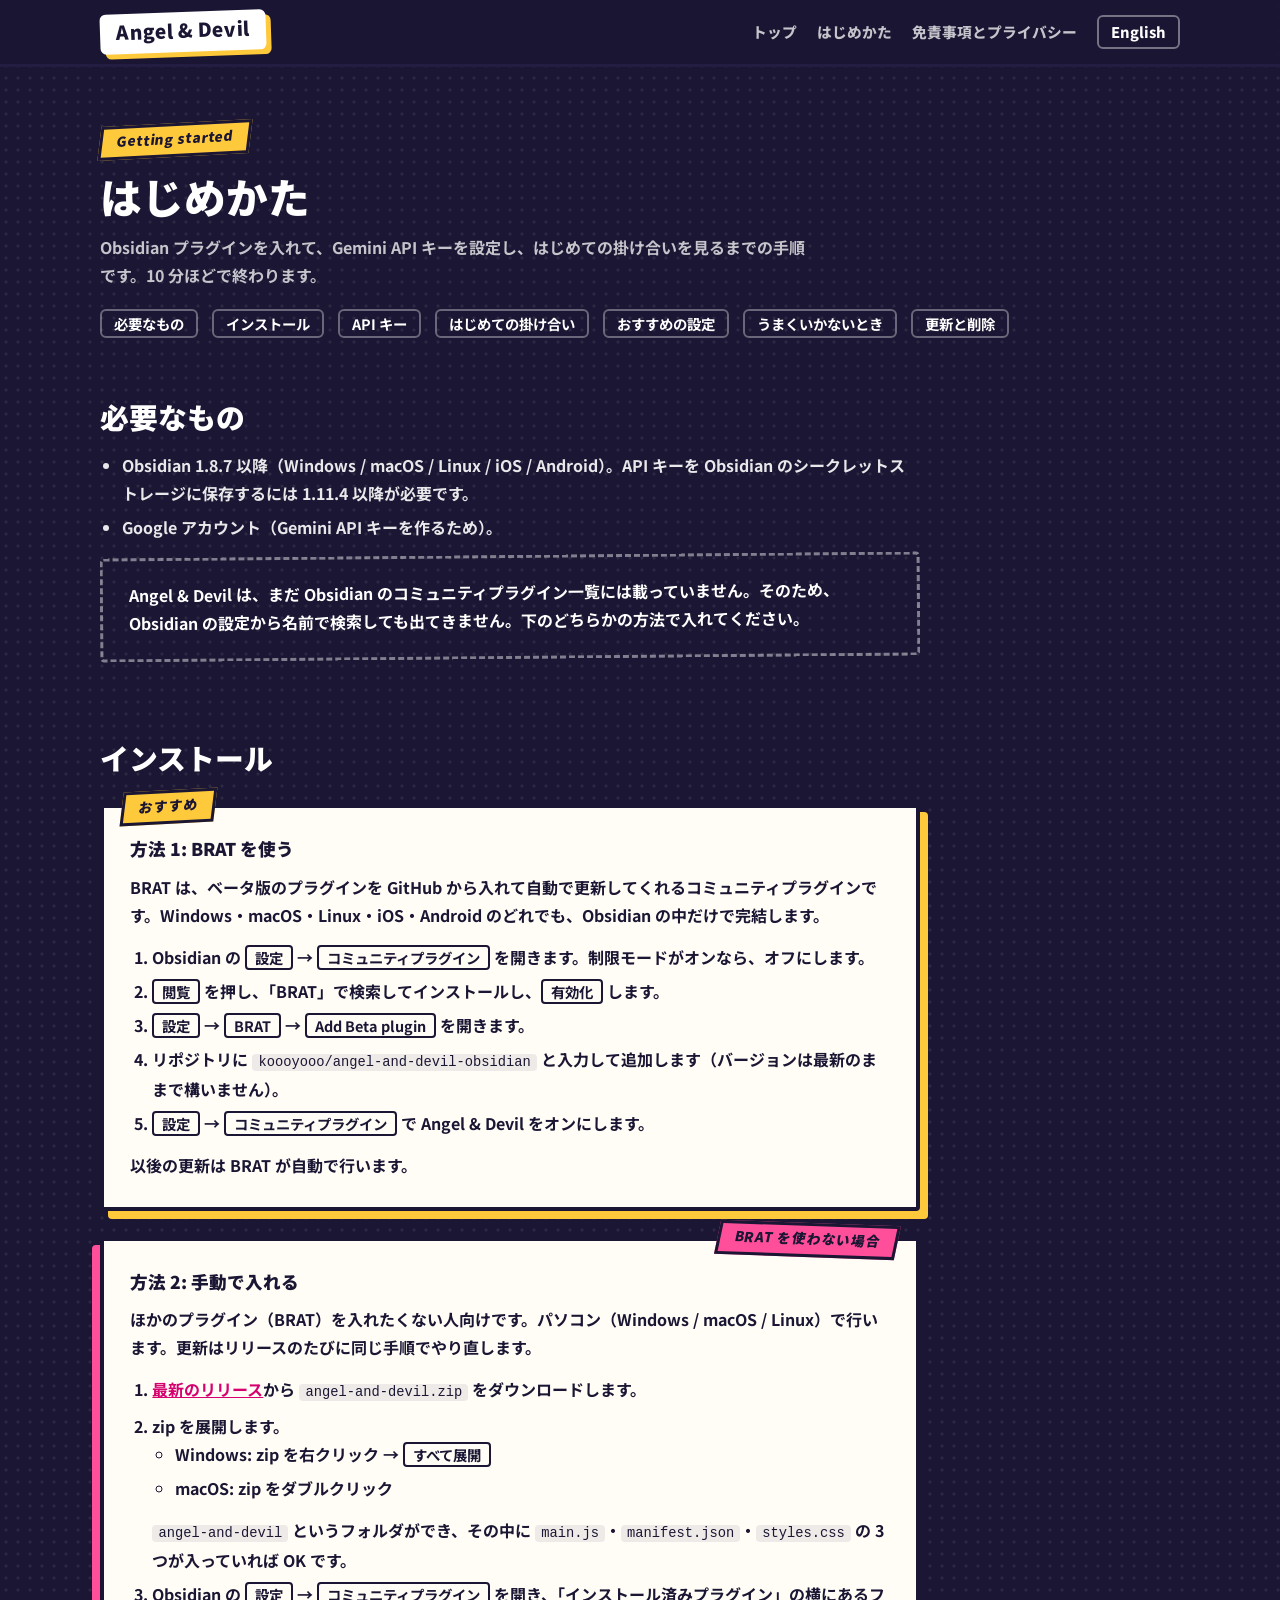
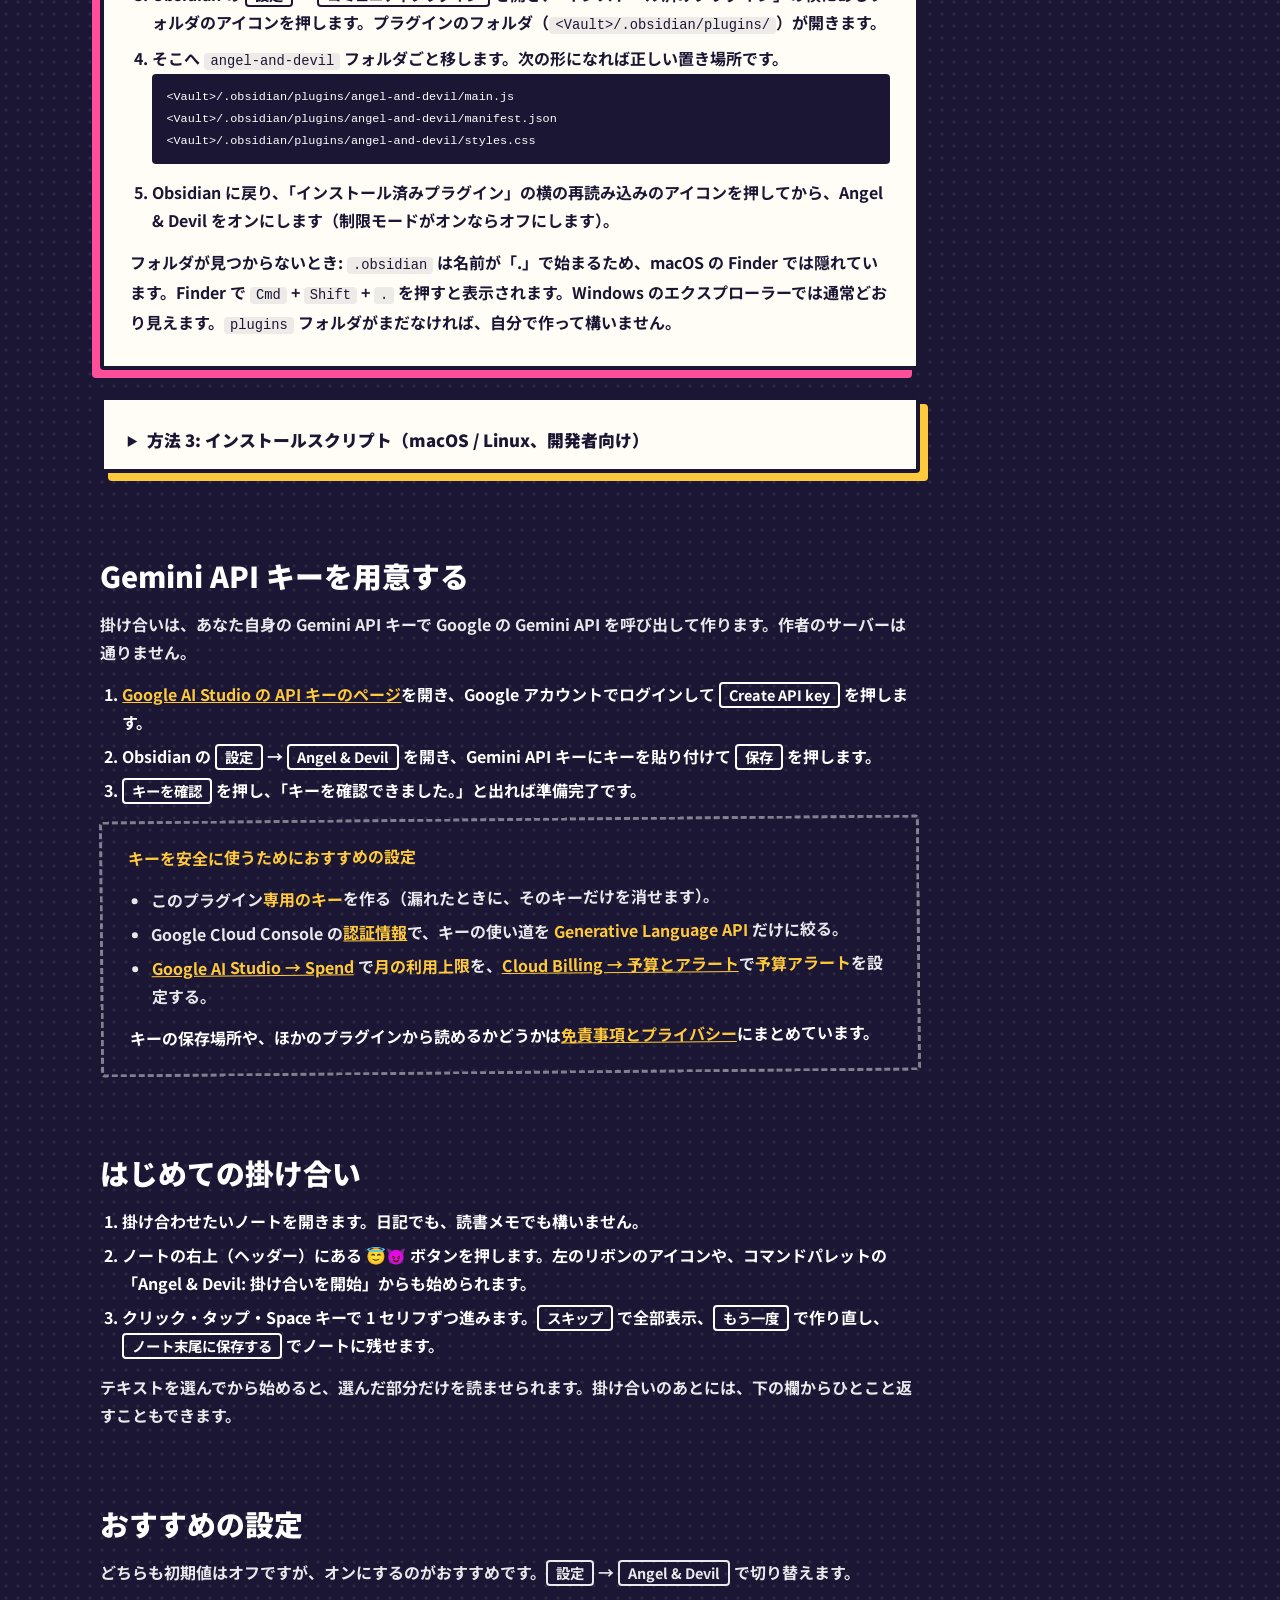
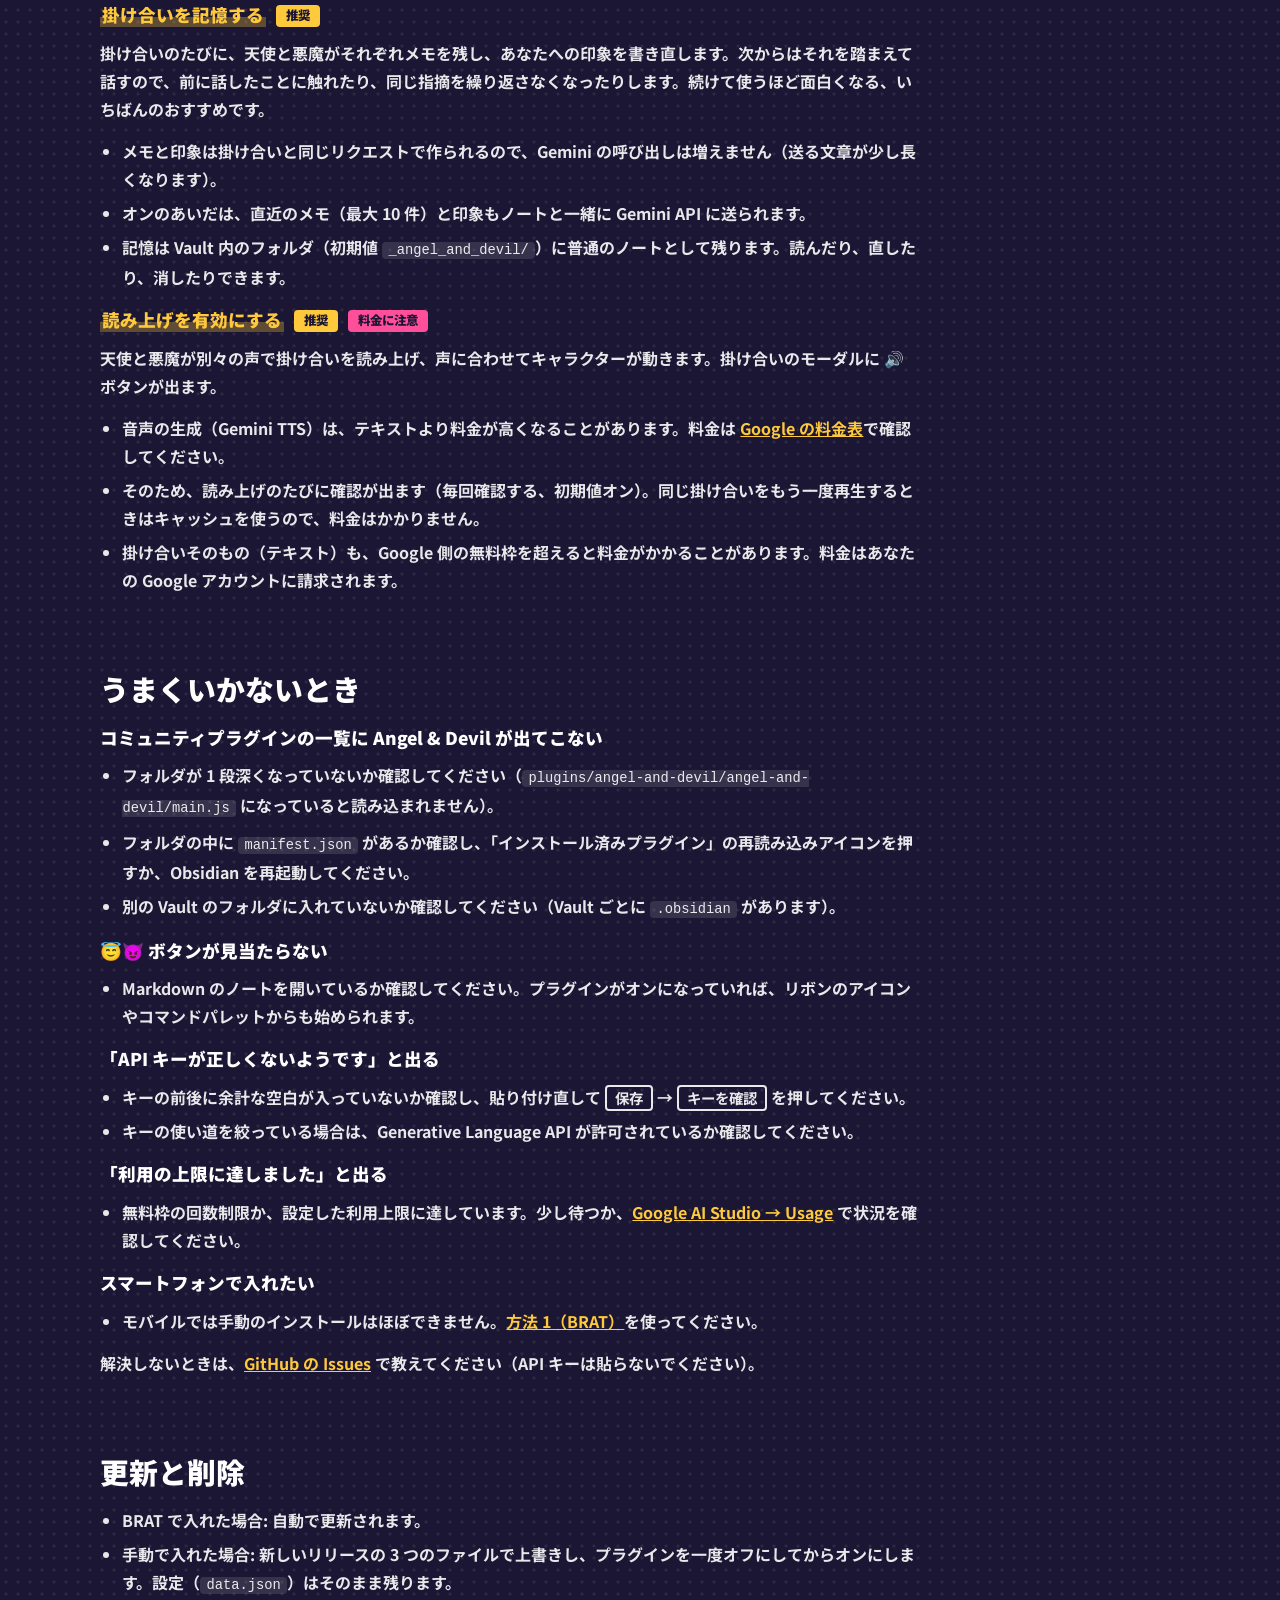
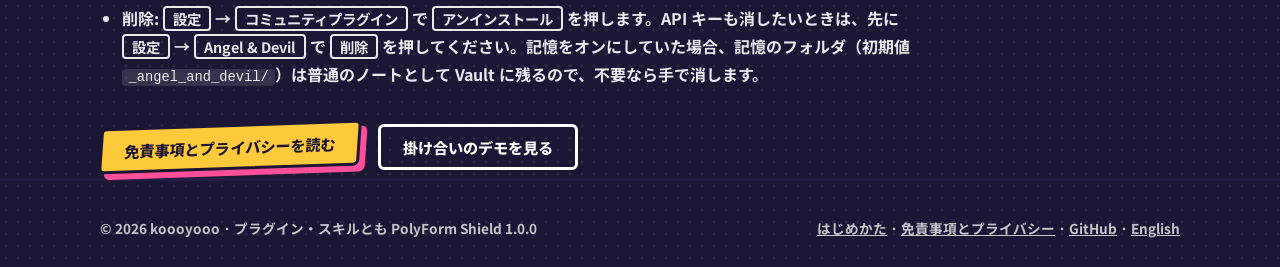
<file: getting-started.html>
<!doctype html>
<html lang="ja">
<head>
  <meta charset="utf-8">
  <meta name="viewport" content="width=device-width, initial-scale=1">
  <title>Angel &amp; Devil</title>
  <!-- Old URL of the Japanese page (before ja/). Kept so existing links keep working. -->
  <meta http-equiv="refresh" content="0; url=ja/getting-started.html">
  <link rel="canonical" href="ja/getting-started.html">
  <script>location.replace("ja/getting-started.html" + location.hash);</script>
</head>
<body>
  <p><a href="ja/getting-started.html">ja/getting-started.html</a> に移動しました。</p>
</body>
</html>
</file>
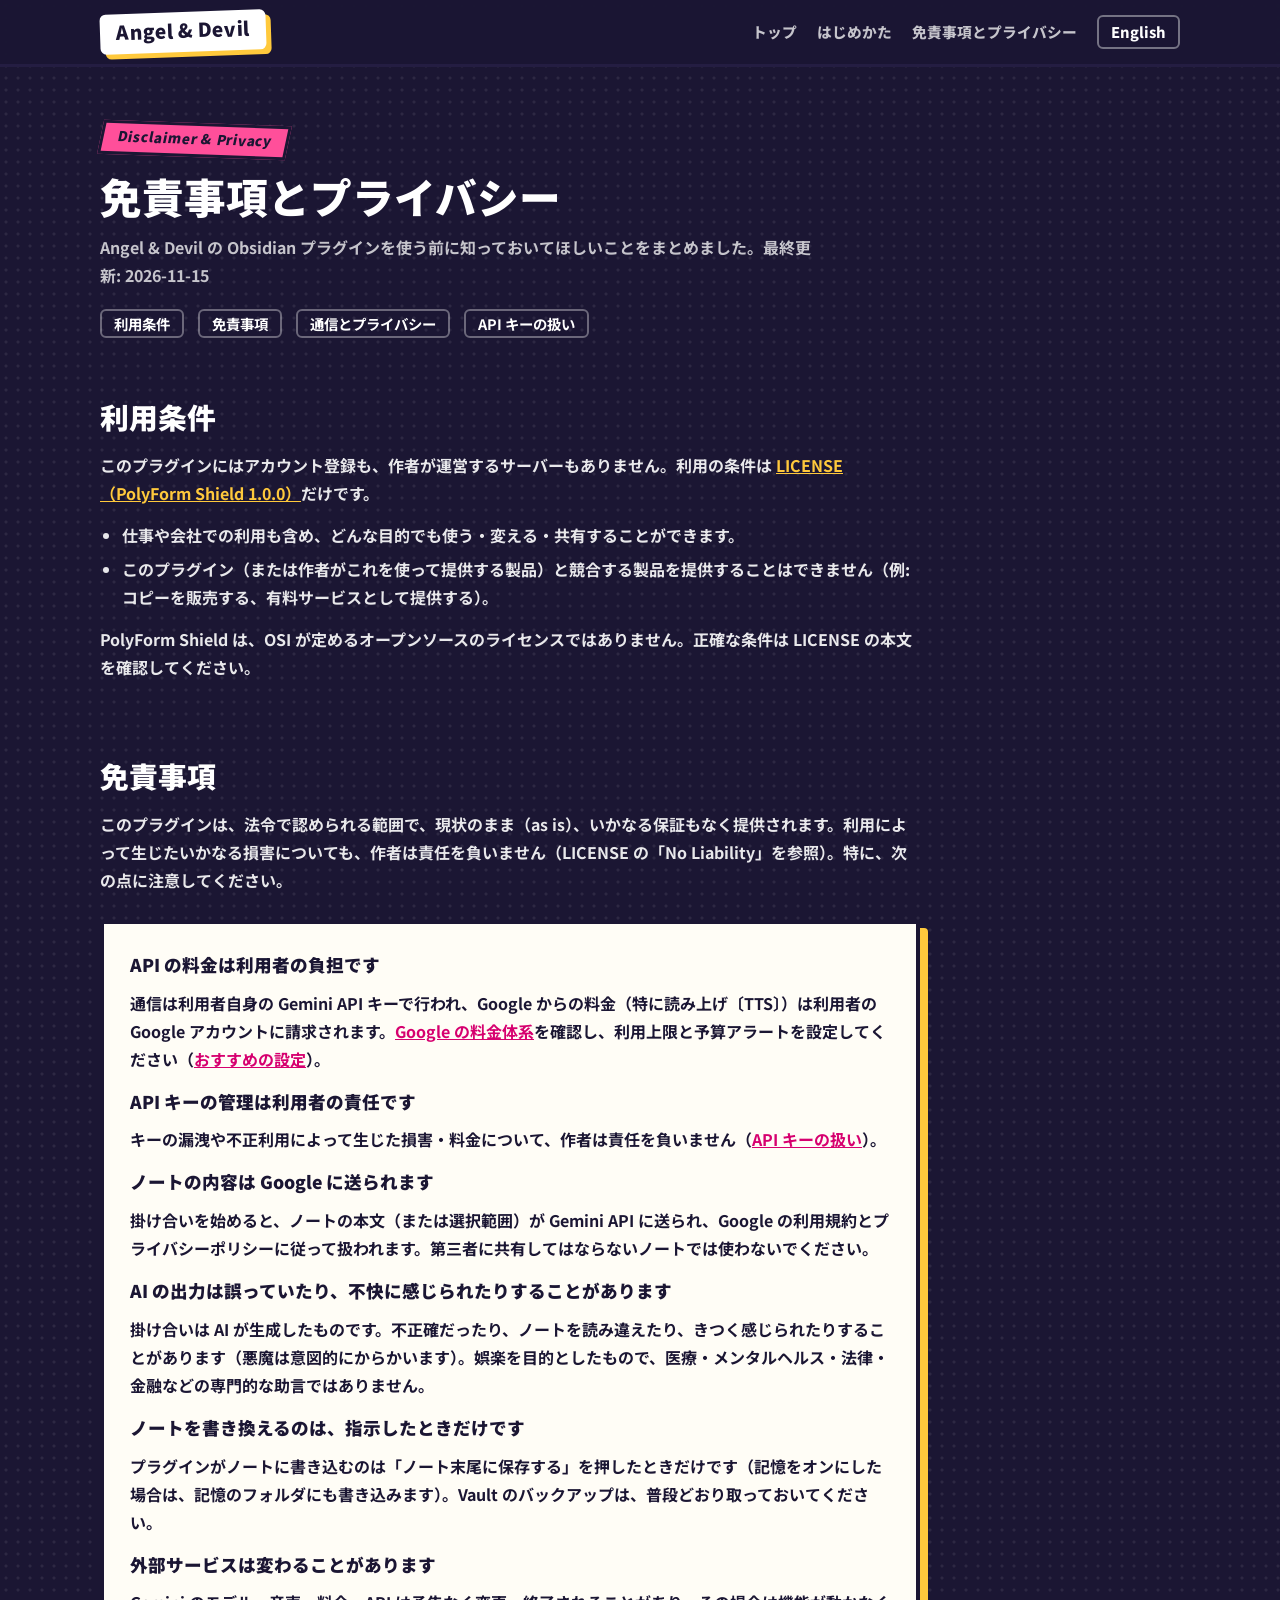
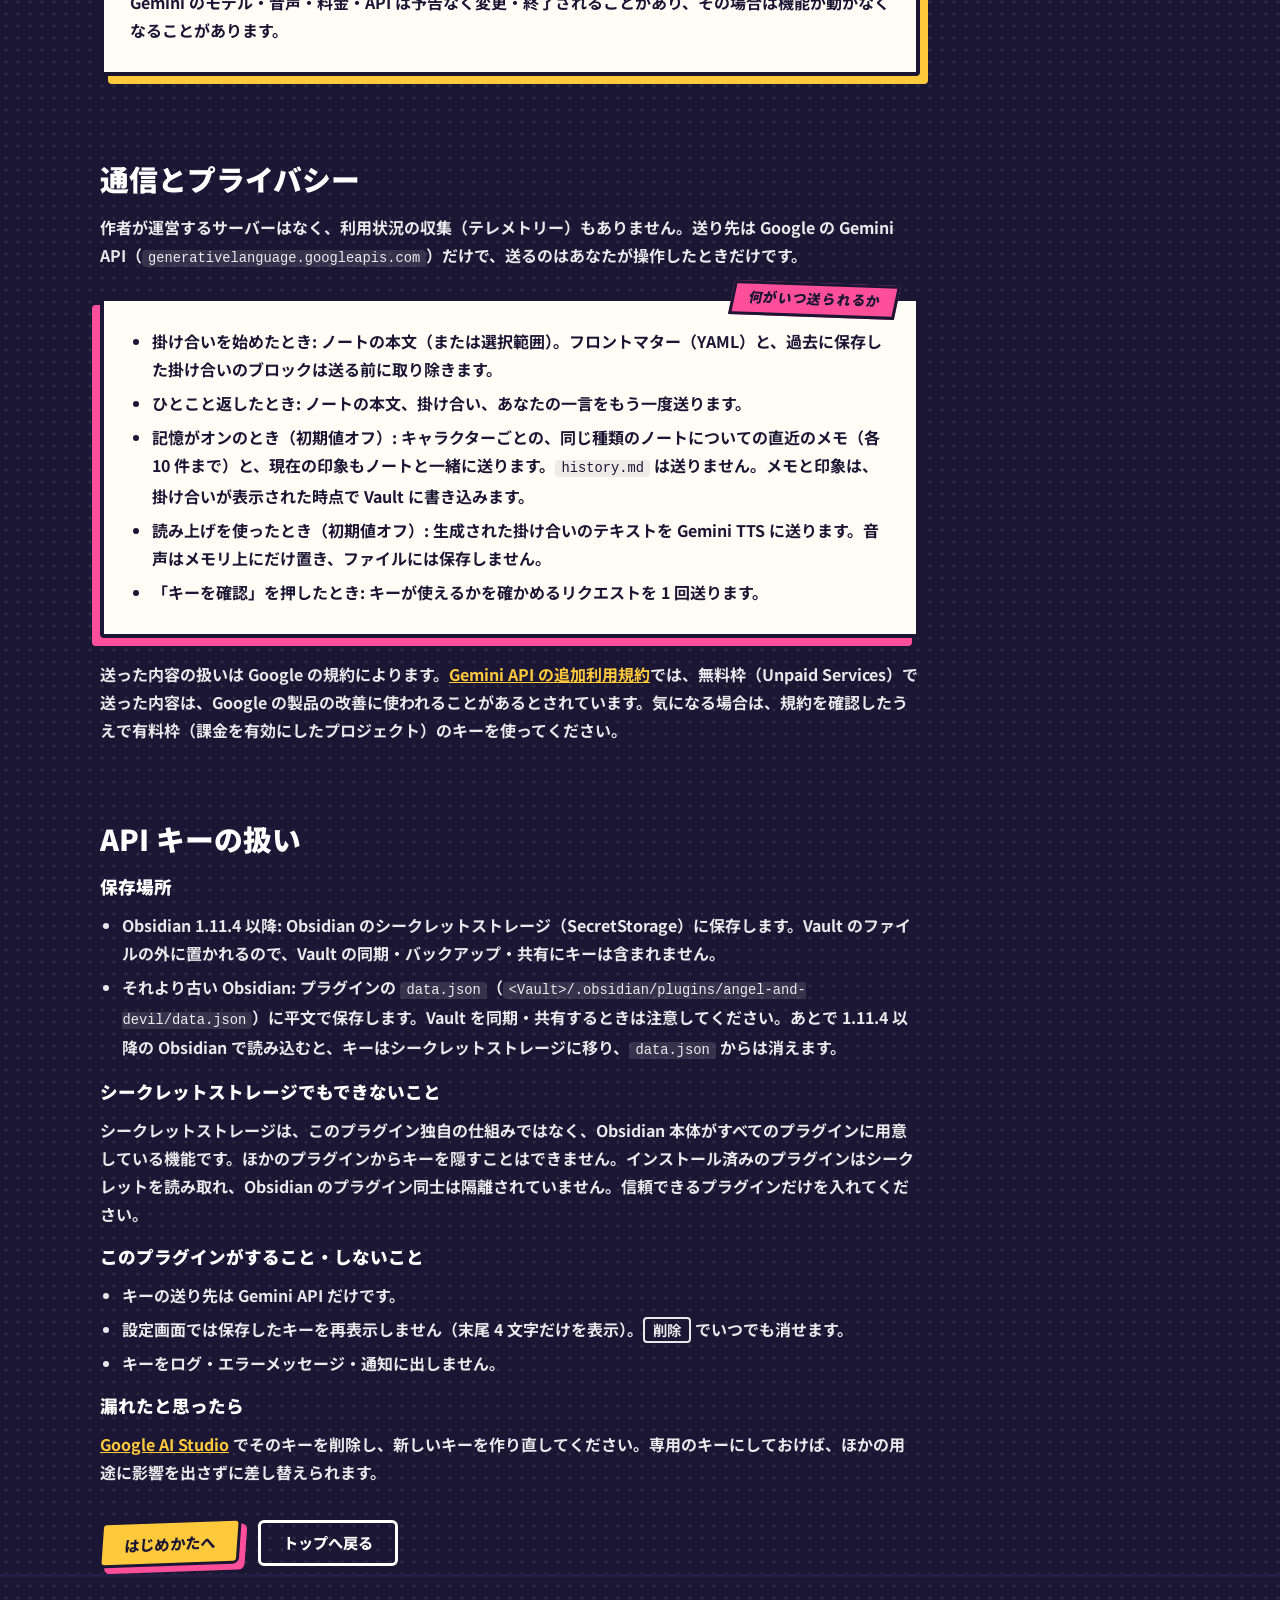
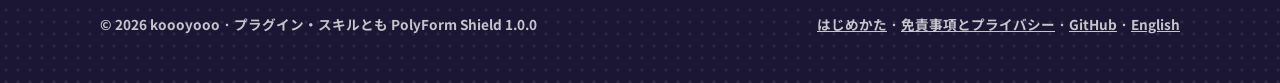
<file: legal.html>
<!doctype html>
<html lang="ja">
<head>
  <meta charset="utf-8">
  <meta name="viewport" content="width=device-width, initial-scale=1">
  <title>Angel &amp; Devil</title>
  <!-- Old URL of the Japanese page (before ja/). Kept so existing links keep working. -->
  <meta http-equiv="refresh" content="0; url=ja/legal.html">
  <link rel="canonical" href="ja/legal.html">
  <script>location.replace("ja/legal.html" + location.hash);</script>
</head>
<body>
  <p><a href="ja/legal.html">ja/legal.html</a> に移動しました。</p>
</body>
</html>
</file>
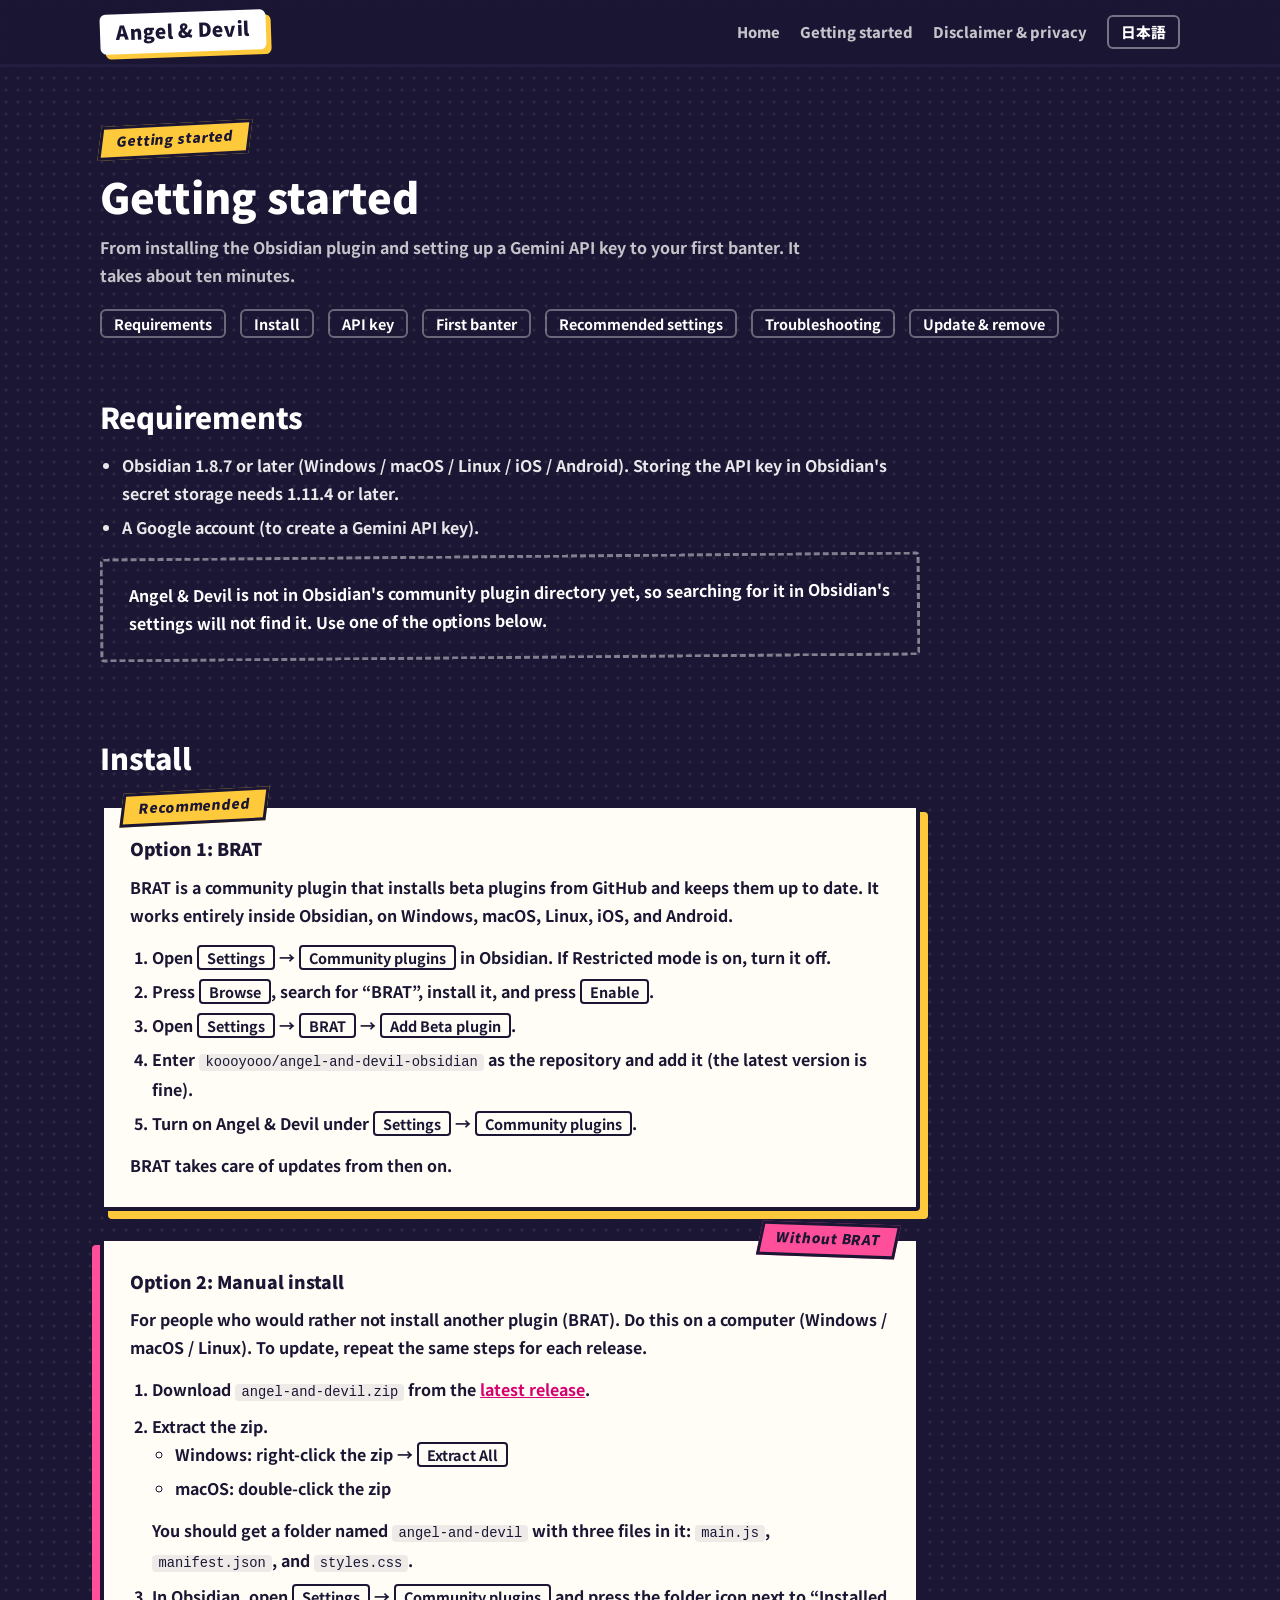
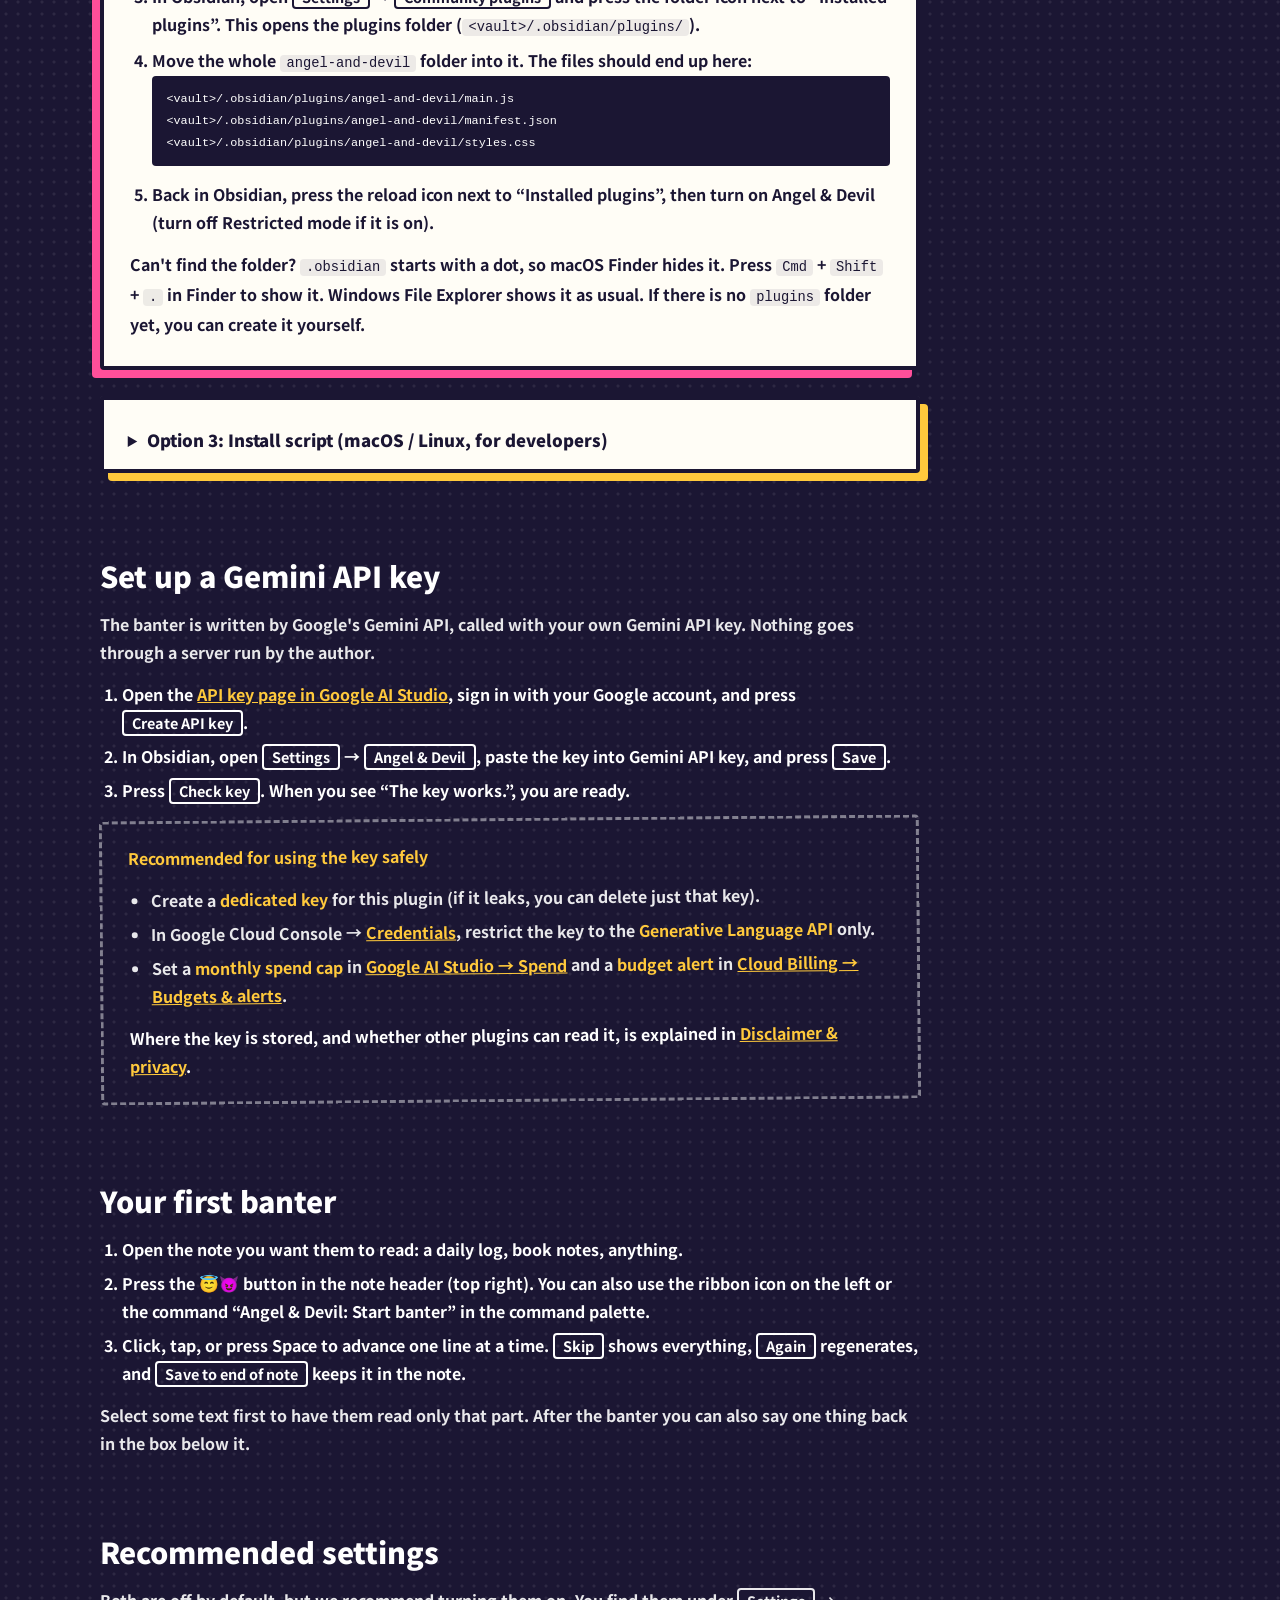
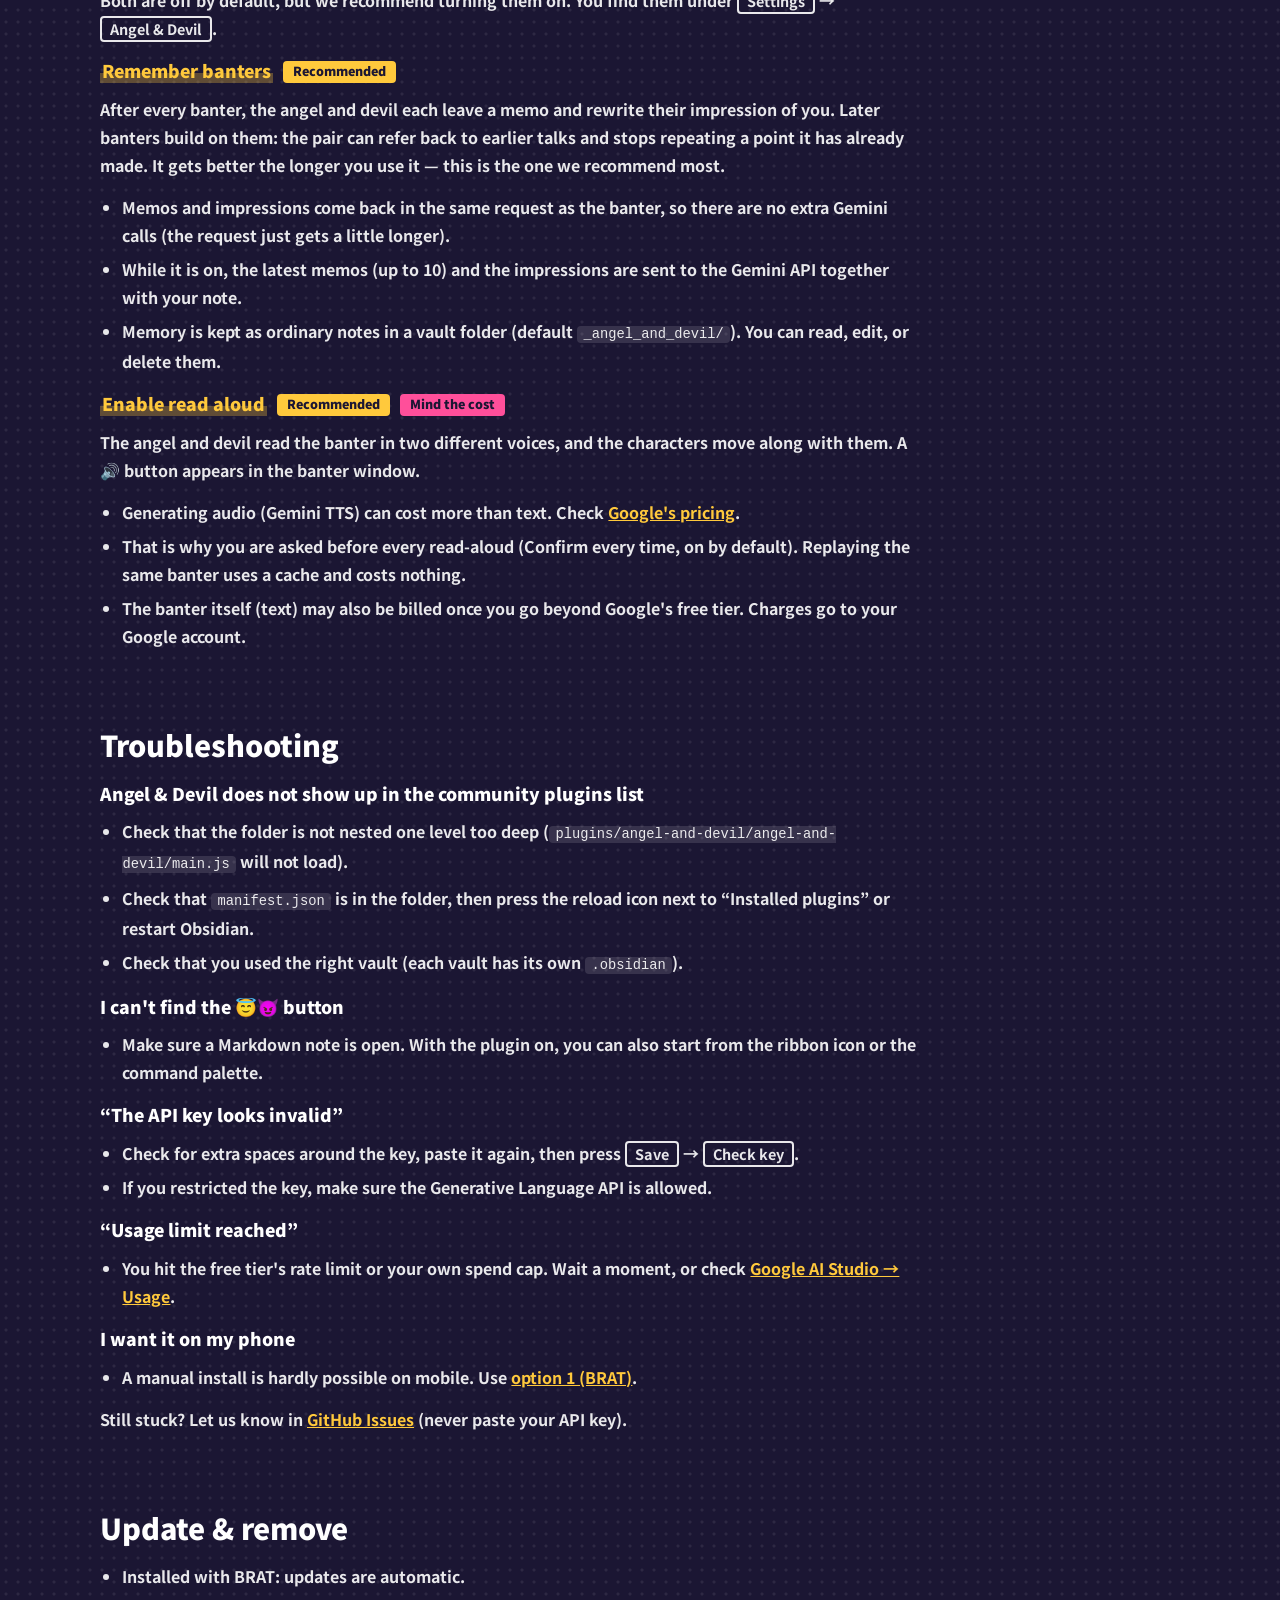
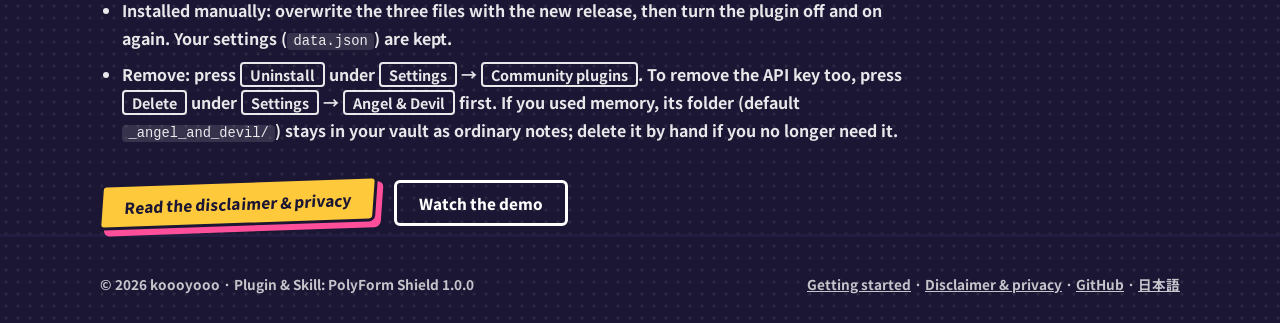
<file: en/getting-started.html>
<!doctype html>
<html lang="en">
<head>
  <meta charset="utf-8">
  <meta name="viewport" content="width=device-width, initial-scale=1">
  <title>Getting started — Angel &amp; Devil</title>
  <meta name="description" content="Install the Angel &amp; Devil Obsidian plugin, set up a Gemini API key, and run your first banter.">
  <link rel="alternate" hreflang="ja" href="../ja/getting-started.html">
  <link rel="alternate" hreflang="en" href="getting-started.html">
  <link rel="preconnect" href="https://fonts.googleapis.com">
  <link rel="preconnect" href="https://fonts.gstatic.com" crossorigin>
  <link href="https://fonts.googleapis.com/css2?family=Noto+Sans+JP:wght@500;700;900&display=swap" rel="stylesheet">
  <link rel="stylesheet" href="../assets/style.css">
</head>
<body>
  <header class="site-header">
    <div class="wrap">
      <a class="title-chip" href="./">Angel &amp; Devil</a>
      <nav class="nav">
        <a href="./">Home</a>
        <a href="getting-started.html" aria-current="page">Getting started</a>
        <a href="legal.html">Disclaimer &amp; privacy</a>
        <a class="lang" href="../ja/getting-started.html" hreflang="ja">日本語</a>
      </nav>
    </div>
  </header>

  <main class="wrap">
    <div class="page-head">
      <span class="nameplate">Getting started</span>
      <h1>Getting started</h1>
      <p>From installing the Obsidian plugin and setting up a Gemini API key to your first banter. It takes about ten minutes.</p>
      <ul class="toc">
        <li><a href="#requirements">Requirements</a></li>
        <li><a href="#install">Install</a></li>
        <li><a href="#api-key">API key</a></li>
        <li><a href="#first-banter">First banter</a></li>
        <li><a href="#recommended">Recommended settings</a></li>
        <li><a href="#troubleshooting">Troubleshooting</a></li>
        <li><a href="#update">Update &amp; remove</a></li>
      </ul>
    </div>

    <div class="doc">
      <section id="requirements">
        <h2>Requirements</h2>
        <ul>
          <li><b>Obsidian 1.8.7 or later</b> (Windows / macOS / Linux / iOS / Android). Storing the API key in Obsidian's secret storage needs 1.11.4 or later.</li>
          <li><b>A Google account</b> (to create a Gemini API key).</li>
        </ul>
        <div class="tip">
          <p>Angel &amp; Devil is not in Obsidian's community plugin directory yet, so searching for it in Obsidian's settings will not find it. Use one of the options below.</p>
        </div>
      </section>

      <section id="install">
        <h2>Install</h2>

        <div class="paper" id="install-brat">
          <span class="nameplate">Recommended</span>
          <h3>Option 1: BRAT</h3>
          <p>BRAT is a community plugin that installs beta plugins from GitHub and keeps them up to date. It works entirely inside Obsidian, on <b>Windows, macOS, Linux, iOS, and Android</b>.</p>
          <ol>
            <li>Open <span class="ui">Settings</span> → <span class="ui">Community plugins</span> in Obsidian. If <b>Restricted mode</b> is on, turn it off.</li>
            <li>Press <span class="ui">Browse</span>, search for “<b>BRAT</b>”, install it, and press <span class="ui">Enable</span>.</li>
            <li>Open <span class="ui">Settings</span> → <span class="ui">BRAT</span> → <span class="ui">Add Beta plugin</span>.</li>
            <li>Enter <code>koooyooo/angel-and-devil-obsidian</code> as the repository and add it (the latest version is fine).</li>
            <li>Turn on <b>Angel &amp; Devil</b> under <span class="ui">Settings</span> → <span class="ui">Community plugins</span>.</li>
          </ol>
          <p>BRAT takes care of updates from then on.</p>
        </div>

        <div class="paper devil" id="install-manual">
          <span class="nameplate devil">Without BRAT</span>
          <h3>Option 2: Manual install</h3>
          <p>For people who would rather not install another plugin (BRAT). Do this on a computer (Windows / macOS / Linux). To update, repeat the same steps for each release.</p>
          <ol>
            <li>Download <code>angel-and-devil.zip</code> from the <a href="https://github.com/koooyooo/angel-and-devil-obsidian/releases/latest">latest release</a>.</li>
            <li>Extract the zip.
              <ul>
                <li>Windows: right-click the zip → <span class="ui">Extract All</span></li>
                <li>macOS: double-click the zip</li>
              </ul>
              You should get a folder named <code>angel-and-devil</code> with three files in it: <code>main.js</code>, <code>manifest.json</code>, and <code>styles.css</code>.</li>
            <li>In Obsidian, open <span class="ui">Settings</span> → <span class="ui">Community plugins</span> and press the <b>folder icon</b> next to “Installed plugins”. This opens the plugins folder (<code>&lt;vault&gt;/.obsidian/plugins/</code>).</li>
            <li>Move the whole <code>angel-and-devil</code> folder into it. The files should end up here:
              <pre><code>&lt;vault&gt;/.obsidian/plugins/angel-and-devil/main.js
&lt;vault&gt;/.obsidian/plugins/angel-and-devil/manifest.json
&lt;vault&gt;/.obsidian/plugins/angel-and-devil/styles.css</code></pre>
            </li>
            <li>Back in Obsidian, press the <b>reload icon</b> next to “Installed plugins”, then turn on <b>Angel &amp; Devil</b> (turn off Restricted mode if it is on).</li>
          </ol>
          <p><b>Can't find the folder?</b> <code>.obsidian</code> starts with a dot, so macOS Finder hides it. Press <code>Cmd</code> + <code>Shift</code> + <code>.</code> in Finder to show it. Windows File Explorer shows it as usual. If there is no <code>plugins</code> folder yet, you can create it yourself.</p>
        </div>

        <details class="paper" id="install-script">
          <summary>Option 3: Install script (macOS / Linux, for developers)</summary>
          <p>For people comfortable with a terminal. It downloads the three files from the latest release straight into your vault; your settings (<code>data.json</code>) are kept on updates. <b>It does not work on Windows</b> (use option 1 or 2).</p>
          <pre><code>curl -fsSL https://raw.githubusercontent.com/koooyooo/angel-and-devil-obsidian/main/install.sh \
  | sh -s -- /path/to/your/vault</code></pre>
          <p>To pick a version, pass it as the second argument (for example <code>… | sh -s -- /path/to/your/vault 0.2.2</code>). Then turn on <b>Angel &amp; Devil</b> under <span class="ui">Settings</span> → <span class="ui">Community plugins</span>.</p>
        </details>
      </section>

      <section id="api-key">
        <h2>Set up a Gemini API key</h2>
        <p>The banter is written by Google's Gemini API, called with <b>your own Gemini API key</b>. Nothing goes through a server run by the author.</p>
        <ol>
          <li>Open the <a href="https://aistudio.google.com/apikey">API key page in Google AI Studio</a>, sign in with your Google account, and press <span class="ui">Create API key</span>.</li>
          <li>In Obsidian, open <span class="ui">Settings</span> → <span class="ui">Angel &amp; Devil</span>, paste the key into <b>Gemini API key</b>, and press <span class="ui">Save</span>.</li>
          <li>Press <span class="ui">Check key</span>. When you see “The key works.”, you are ready.</li>
        </ol>
        <div class="tip">
          <p><b>Recommended for using the key safely</b></p>
          <ul>
            <li>Create a <b>dedicated key</b> for this plugin (if it leaks, you can delete just that key).</li>
            <li>In Google Cloud Console → <a href="https://console.cloud.google.com/apis/credentials">Credentials</a>, restrict the key to the <b>Generative Language API</b> only.</li>
            <li>Set a <b>monthly spend cap</b> in <a href="https://aistudio.google.com/spend">Google AI Studio → Spend</a> and a <b>budget alert</b> in <a href="https://console.cloud.google.com/billing/budgets">Cloud Billing → Budgets &amp; alerts</a>.</li>
          </ul>
          <p>Where the key is stored, and whether other plugins can read it, is explained in <a href="legal.html#api-key">Disclaimer &amp; privacy</a>.</p>
        </div>
      </section>

      <section id="first-banter">
        <h2>Your first banter</h2>
        <ol>
          <li>Open the note you want them to read: a daily log, book notes, anything.</li>
          <li>Press the <b>😇😈 button</b> in the note header (top right). You can also use the ribbon icon on the left or the command “<b>Angel &amp; Devil: Start banter</b>” in the command palette.</li>
          <li>Click, tap, or press Space to advance one line at a time. <span class="ui">Skip</span> shows everything, <span class="ui">Again</span> regenerates, and <span class="ui">Save to end of note</span> keeps it in the note.</li>
        </ol>
        <p>Select some text first to have them read only that part. After the banter you can also <b>say one thing back</b> in the box below it.</p>
      </section>

      <section id="recommended">
        <h2>Recommended settings</h2>
        <p>Both are off by default, but <b>we recommend turning them on</b>. You find them under <span class="ui">Settings</span> → <span class="ui">Angel &amp; Devil</span>.</p>

        <h3 id="memory"><span class="setting-name">Remember banters</span><span class="badge">Recommended</span></h3>
        <p>After every banter, the angel and devil each leave a memo and rewrite their impression of you. Later banters build on them: the pair can refer back to earlier talks and stops repeating a point it has already made. It gets better the longer you use it — this is the one we recommend most.</p>
        <ul>
          <li>Memos and impressions come back in the <b>same request</b> as the banter, so there are no extra Gemini calls (the request just gets a little longer).</li>
          <li>While it is on, the latest memos (up to 10) and the impressions are sent to the Gemini API together with your note.</li>
          <li>Memory is kept as ordinary notes in a vault folder (default <code>_angel_and_devil/</code>). You can read, edit, or delete them.</li>
        </ul>

        <h3 id="tts"><span class="setting-name">Enable read aloud</span><span class="badge">Recommended</span><span class="badge devil">Mind the cost</span></h3>
        <p>The angel and devil read the banter in two different voices, and the characters move along with them. A 🔊 button appears in the banter window.</p>
        <ul>
          <li>Generating audio (Gemini TTS) can <b>cost more</b> than text. Check <a href="https://aistudio.google.com/docs/pricing">Google's pricing</a>.</li>
          <li>That is why you are asked before every read-aloud (<b>Confirm every time</b>, on by default). Replaying the same banter uses a cache and costs nothing.</li>
          <li>The banter itself (text) may also be billed once you go beyond Google's free tier. Charges go to your Google account.</li>
        </ul>
      </section>

      <section id="troubleshooting">
        <h2>Troubleshooting</h2>
        <h3>Angel &amp; Devil does not show up in the community plugins list</h3>
        <ul>
          <li>Check that the folder is not nested one level too deep (<code>plugins/angel-and-devil/angel-and-devil/main.js</code> will not load).</li>
          <li>Check that <code>manifest.json</code> is in the folder, then press the reload icon next to “Installed plugins” or restart Obsidian.</li>
          <li>Check that you used the right vault (each vault has its own <code>.obsidian</code>).</li>
        </ul>
        <h3>I can't find the 😇😈 button</h3>
        <ul>
          <li>Make sure a Markdown note is open. With the plugin on, you can also start from the ribbon icon or the command palette.</li>
        </ul>
        <h3>“The API key looks invalid”</h3>
        <ul>
          <li>Check for extra spaces around the key, paste it again, then press <span class="ui">Save</span> → <span class="ui">Check key</span>.</li>
          <li>If you restricted the key, make sure the <b>Generative Language API</b> is allowed.</li>
        </ul>
        <h3>“Usage limit reached”</h3>
        <ul>
          <li>You hit the free tier's rate limit or your own spend cap. Wait a moment, or check <a href="https://aistudio.google.com/usage">Google AI Studio → Usage</a>.</li>
        </ul>
        <h3>I want it on my phone</h3>
        <ul>
          <li>A manual install is hardly possible on mobile. Use <a href="#install-brat">option 1 (BRAT)</a>.</li>
        </ul>
        <p>Still stuck? Let us know in <a href="https://github.com/koooyooo/angel-and-devil-obsidian/issues">GitHub Issues</a> (never paste your API key).</p>
      </section>

      <section id="update">
        <h2>Update &amp; remove</h2>
        <ul>
          <li><b>Installed with BRAT:</b> updates are automatic.</li>
          <li><b>Installed manually:</b> overwrite the three files with the new release, then turn the plugin off and on again. Your settings (<code>data.json</code>) are kept.</li>
          <li><b>Remove:</b> press <span class="ui">Uninstall</span> under <span class="ui">Settings</span> → <span class="ui">Community plugins</span>. To remove the API key too, press <span class="ui">Delete</span> under <span class="ui">Settings</span> → <span class="ui">Angel &amp; Devil</span> first. If you used memory, its folder (default <code>_angel_and_devil/</code>) stays in your vault as ordinary notes; delete it by hand if you no longer need it.</li>
        </ul>
        <div class="next">
          <a class="btn primary" href="legal.html">Read the disclaimer &amp; privacy</a>
          <a class="btn" href="./#demo-section">Watch the demo</a>
        </div>
      </section>
    </div>
  </main>

  <footer>
    <div class="wrap">
      <span>© 2026 koooyooo · Plugin &amp; Skill: PolyForm Shield 1.0.0</span>
      <span>
        <a href="getting-started.html">Getting started</a> ·
        <a href="legal.html">Disclaimer &amp; privacy</a> ·
        <a href="https://github.com/koooyooo/angel-and-devil-obsidian">GitHub</a> ·
        <a href="../ja/getting-started.html" hreflang="ja">日本語</a>
      </span>
    </div>
  </footer>
</body>
</html>
</file>
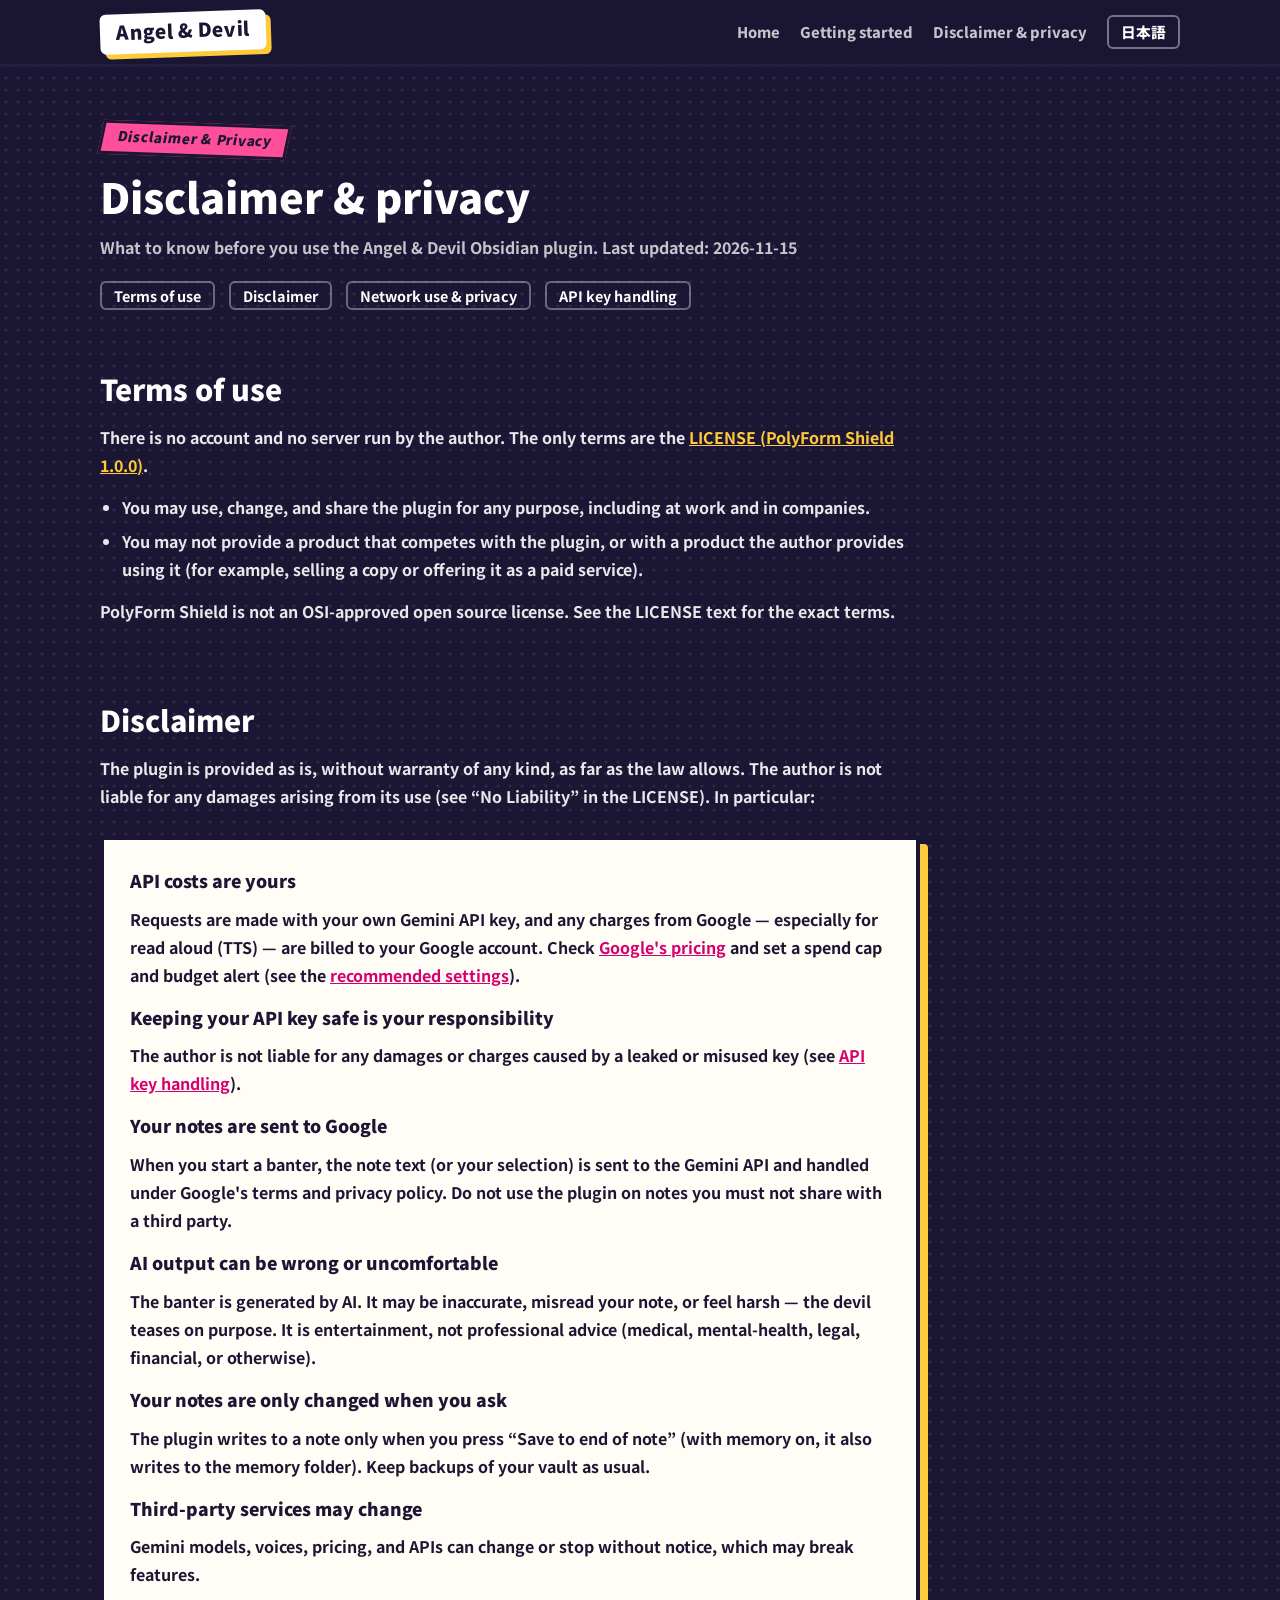
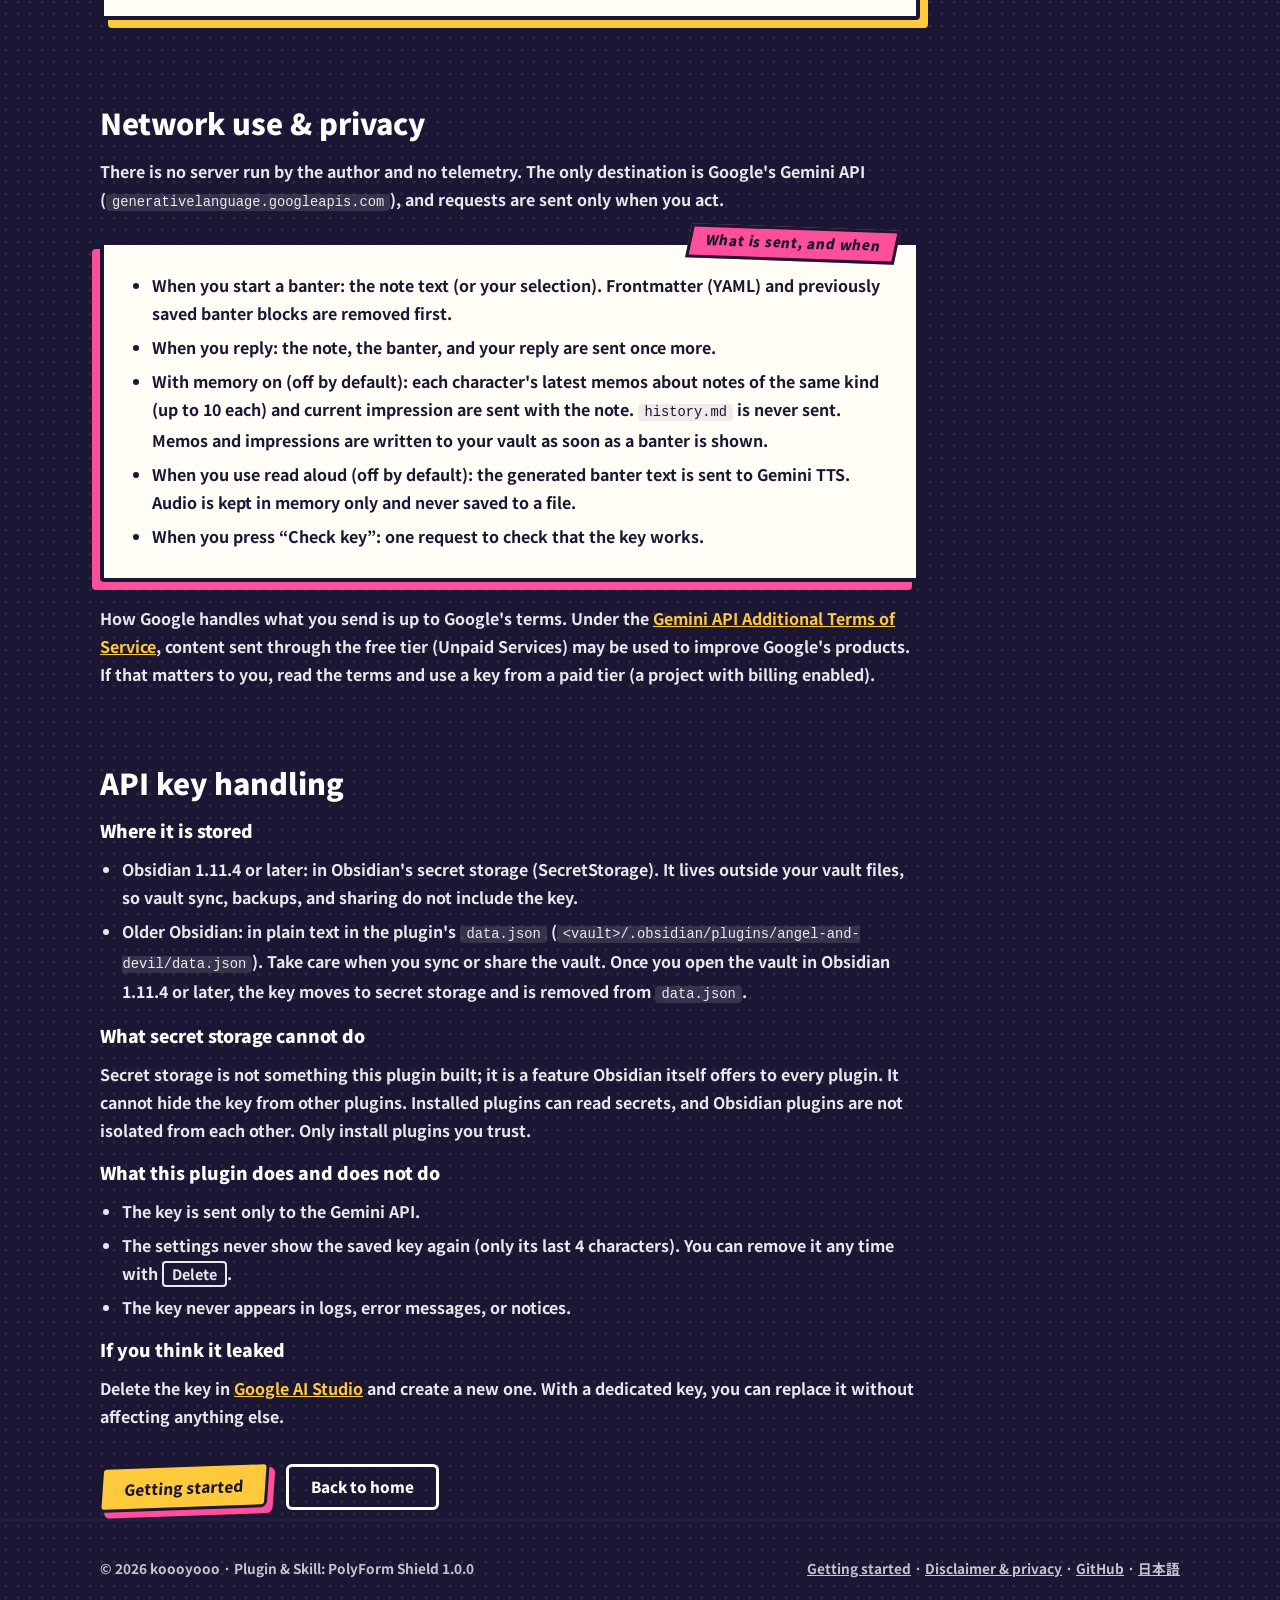
<file: en/legal.html>
<!doctype html>
<html lang="en">
<head>
  <meta charset="utf-8">
  <meta name="viewport" content="width=device-width, initial-scale=1">
  <title>Disclaimer &amp; privacy — Angel &amp; Devil</title>
  <meta name="description" content="Disclaimer, network use and privacy, and API key handling for the Angel &amp; Devil Obsidian plugin.">
  <link rel="alternate" hreflang="ja" href="../ja/legal.html">
  <link rel="alternate" hreflang="en" href="legal.html">
  <link rel="preconnect" href="https://fonts.googleapis.com">
  <link rel="preconnect" href="https://fonts.gstatic.com" crossorigin>
  <link href="https://fonts.googleapis.com/css2?family=Noto+Sans+JP:wght@500;700;900&display=swap" rel="stylesheet">
  <link rel="stylesheet" href="../assets/style.css">
</head>
<body>
  <header class="site-header">
    <div class="wrap">
      <a class="title-chip" href="./">Angel &amp; Devil</a>
      <nav class="nav">
        <a href="./">Home</a>
        <a href="getting-started.html">Getting started</a>
        <a href="legal.html" aria-current="page">Disclaimer &amp; privacy</a>
        <a class="lang" href="../ja/legal.html" hreflang="ja">日本語</a>
      </nav>
    </div>
  </header>

  <main class="wrap">
    <div class="page-head">
      <span class="nameplate devil">Disclaimer &amp; Privacy</span>
      <h1>Disclaimer &amp; privacy</h1>
      <p>What to know before you use the Angel &amp; Devil Obsidian plugin. Last updated: 2026-11-15</p>
      <ul class="toc">
        <li><a href="#terms">Terms of use</a></li>
        <li><a href="#disclaimer">Disclaimer</a></li>
        <li><a href="#privacy">Network use &amp; privacy</a></li>
        <li><a href="#api-key">API key handling</a></li>
      </ul>
    </div>

    <div class="doc">
      <section id="terms">
        <h2>Terms of use</h2>
        <p>There is no account and no server run by the author. The only terms are the <a href="https://github.com/koooyooo/angel-and-devil-obsidian/blob/main/LICENSE">LICENSE (PolyForm Shield 1.0.0)</a>.</p>
        <ul>
          <li>You may use, change, and share the plugin for <b>any purpose</b>, including at work and in companies.</li>
          <li>You may not provide a product that <b>competes</b> with the plugin, or with a product the author provides using it (for example, selling a copy or offering it as a paid service).</li>
        </ul>
        <p>PolyForm Shield is not an OSI-approved open source license. See the LICENSE text for the exact terms.</p>
      </section>

      <section id="disclaimer">
        <h2>Disclaimer</h2>
        <p>The plugin is provided <b>as is, without warranty of any kind</b>, as far as the law allows. The author is not liable for any damages arising from its use (see “No Liability” in the LICENSE). In particular:</p>

        <div class="paper">
          <h3>API costs are yours</h3>
          <p>Requests are made with your own Gemini API key, and any charges from Google — especially for read aloud (TTS) — are billed to your Google account. Check <a href="https://aistudio.google.com/docs/pricing">Google's pricing</a> and set a spend cap and budget alert (see the <a href="getting-started.html#api-key">recommended settings</a>).</p>

          <h3>Keeping your API key safe is your responsibility</h3>
          <p>The author is not liable for any damages or charges caused by a leaked or misused key (see <a href="#api-key">API key handling</a>).</p>

          <h3>Your notes are sent to Google</h3>
          <p>When you start a banter, the note text (or your selection) is sent to the Gemini API and handled under Google's terms and privacy policy. Do not use the plugin on notes you must not share with a third party.</p>

          <h3>AI output can be wrong or uncomfortable</h3>
          <p>The banter is generated by AI. It may be inaccurate, misread your note, or feel harsh — the devil teases on purpose. It is entertainment, not professional advice (medical, mental-health, legal, financial, or otherwise).</p>

          <h3>Your notes are only changed when you ask</h3>
          <p>The plugin writes to a note only when you press “Save to end of note” (with memory on, it also writes to the memory folder). Keep backups of your vault as usual.</p>

          <h3>Third-party services may change</h3>
          <p>Gemini models, voices, pricing, and APIs can change or stop without notice, which may break features.</p>
        </div>
      </section>

      <section id="privacy">
        <h2>Network use &amp; privacy</h2>
        <p>There is no server run by the author and no telemetry. The only destination is Google's Gemini API (<code>generativelanguage.googleapis.com</code>), and requests are sent <b>only when you act</b>.</p>
        <div class="paper devil">
          <span class="nameplate devil">What is sent, and when</span>
          <ul>
            <li><b>When you start a banter:</b> the note text (or your selection). Frontmatter (YAML) and previously saved banter blocks are removed first.</li>
            <li><b>When you reply:</b> the note, the banter, and your reply are sent once more.</li>
            <li><b>With memory on</b> (off by default): each character's latest memos about notes of the same kind (up to 10 each) and current impression are sent with the note. <code>history.md</code> is never sent. Memos and impressions are written to your vault as soon as a banter is shown.</li>
            <li><b>When you use read aloud</b> (off by default): the generated banter text is sent to Gemini TTS. Audio is kept in memory only and never saved to a file.</li>
            <li><b>When you press “Check key”:</b> one request to check that the key works.</li>
          </ul>
        </div>
        <p>How Google handles what you send is up to Google's terms. Under the <a href="https://ai.google.dev/gemini-api/terms">Gemini API Additional Terms of Service</a>, <b>content sent through the free tier (Unpaid Services) may be used to improve Google's products</b>. If that matters to you, read the terms and use a key from a paid tier (a project with billing enabled).</p>
      </section>

      <section id="api-key">
        <h2>API key handling</h2>
        <h3>Where it is stored</h3>
        <ul>
          <li><b>Obsidian 1.11.4 or later:</b> in Obsidian's <b>secret storage (SecretStorage)</b>. It lives outside your vault files, so vault sync, backups, and sharing do not include the key.</li>
          <li><b>Older Obsidian:</b> in plain text in the plugin's <code>data.json</code> (<code>&lt;vault&gt;/.obsidian/plugins/angel-and-devil/data.json</code>). Take care when you sync or share the vault. Once you open the vault in Obsidian 1.11.4 or later, the key moves to secret storage and is removed from <code>data.json</code>.</li>
        </ul>
        <h3>What secret storage cannot do</h3>
        <p>Secret storage is not something this plugin built; it is a feature Obsidian itself offers to every plugin. <b>It cannot hide the key from other plugins.</b> Installed plugins can read secrets, and Obsidian plugins are not isolated from each other. <b>Only install plugins you trust.</b></p>
        <h3>What this plugin does and does not do</h3>
        <ul>
          <li>The key is sent only to the Gemini API.</li>
          <li>The settings never show the saved key again (only its last 4 characters). You can remove it any time with <span class="ui">Delete</span>.</li>
          <li>The key never appears in logs, error messages, or notices.</li>
        </ul>
        <h3>If you think it leaked</h3>
        <p>Delete the key in <a href="https://aistudio.google.com/apikey">Google AI Studio</a> and create a new one. With a dedicated key, you can replace it without affecting anything else.</p>
        <div class="next">
          <a class="btn primary" href="getting-started.html">Getting started</a>
          <a class="btn" href="./">Back to home</a>
        </div>
      </section>
    </div>
  </main>

  <footer>
    <div class="wrap">
      <span>© 2026 koooyooo · Plugin &amp; Skill: PolyForm Shield 1.0.0</span>
      <span>
        <a href="getting-started.html">Getting started</a> ·
        <a href="legal.html">Disclaimer &amp; privacy</a> ·
        <a href="https://github.com/koooyooo/angel-and-devil-obsidian">GitHub</a> ·
        <a href="../ja/legal.html" hreflang="ja">日本語</a>
      </span>
    </div>
  </footer>
</body>
</html>
</file>
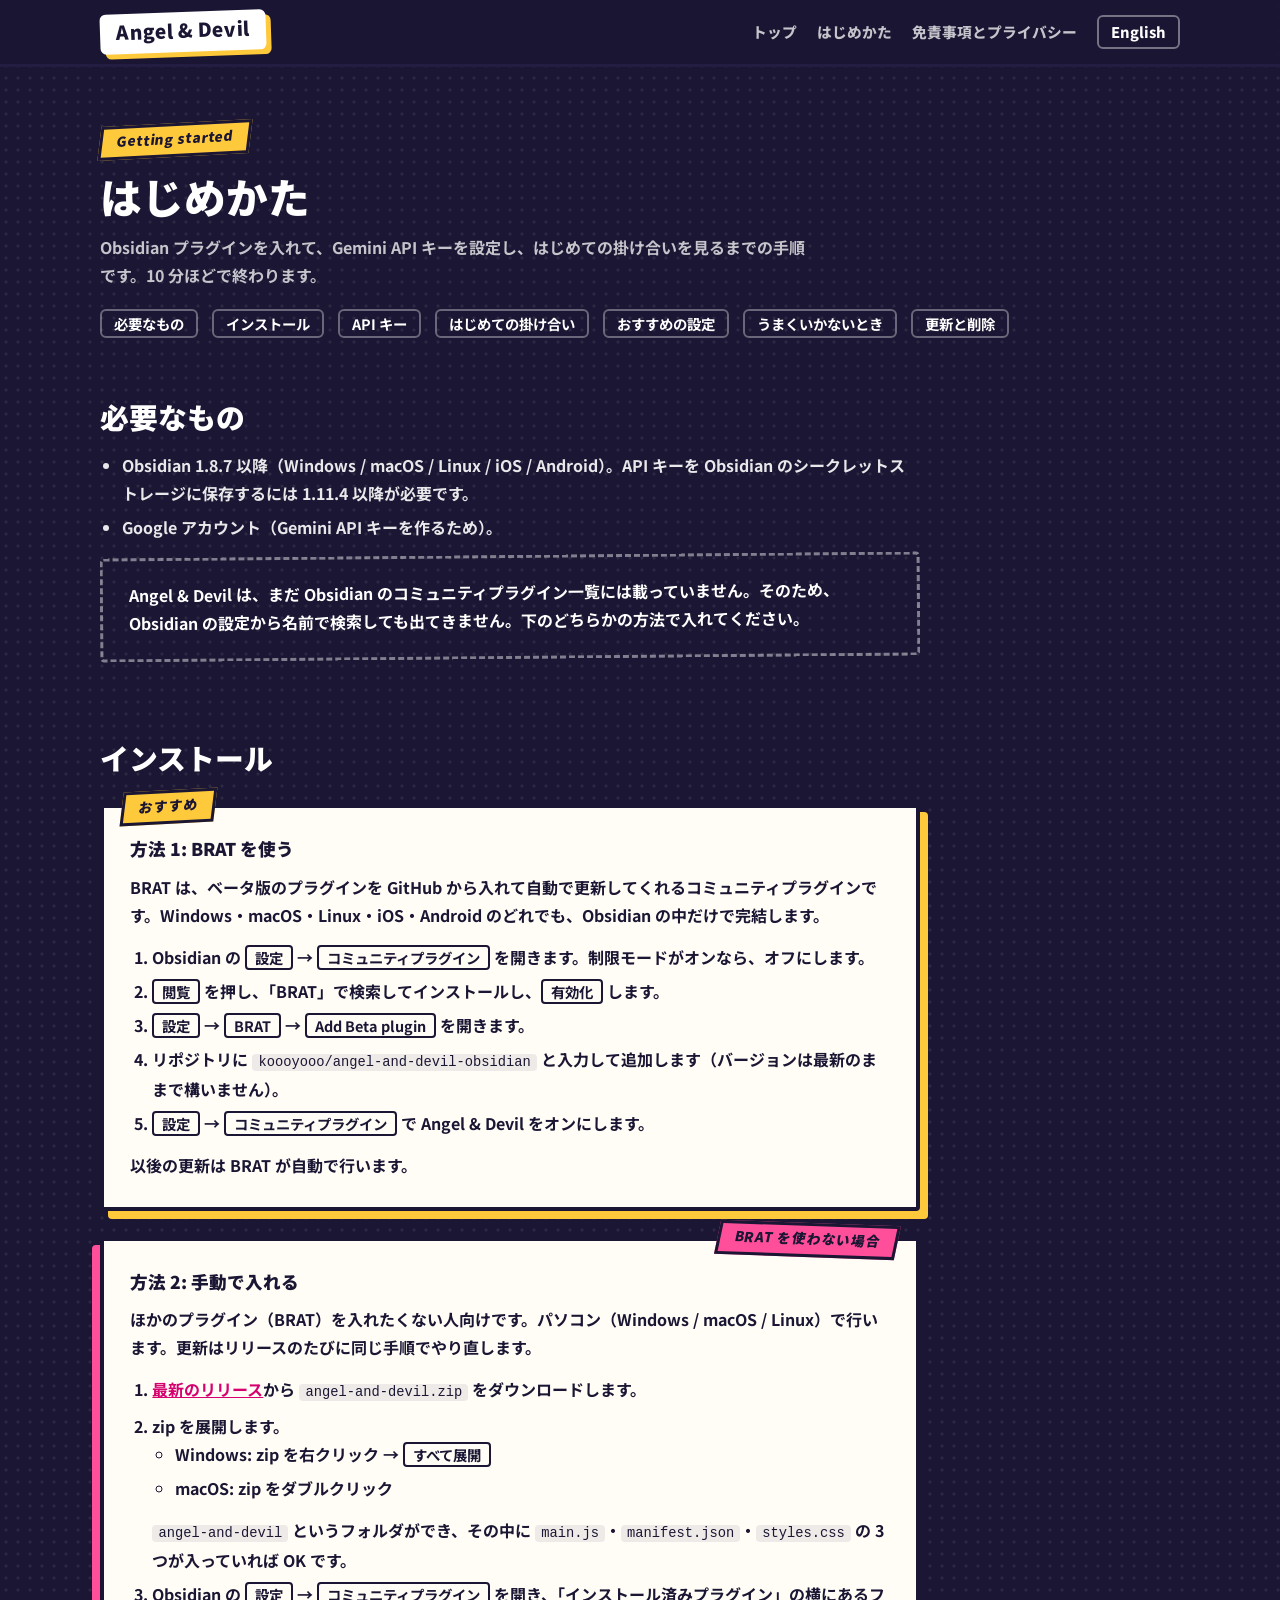
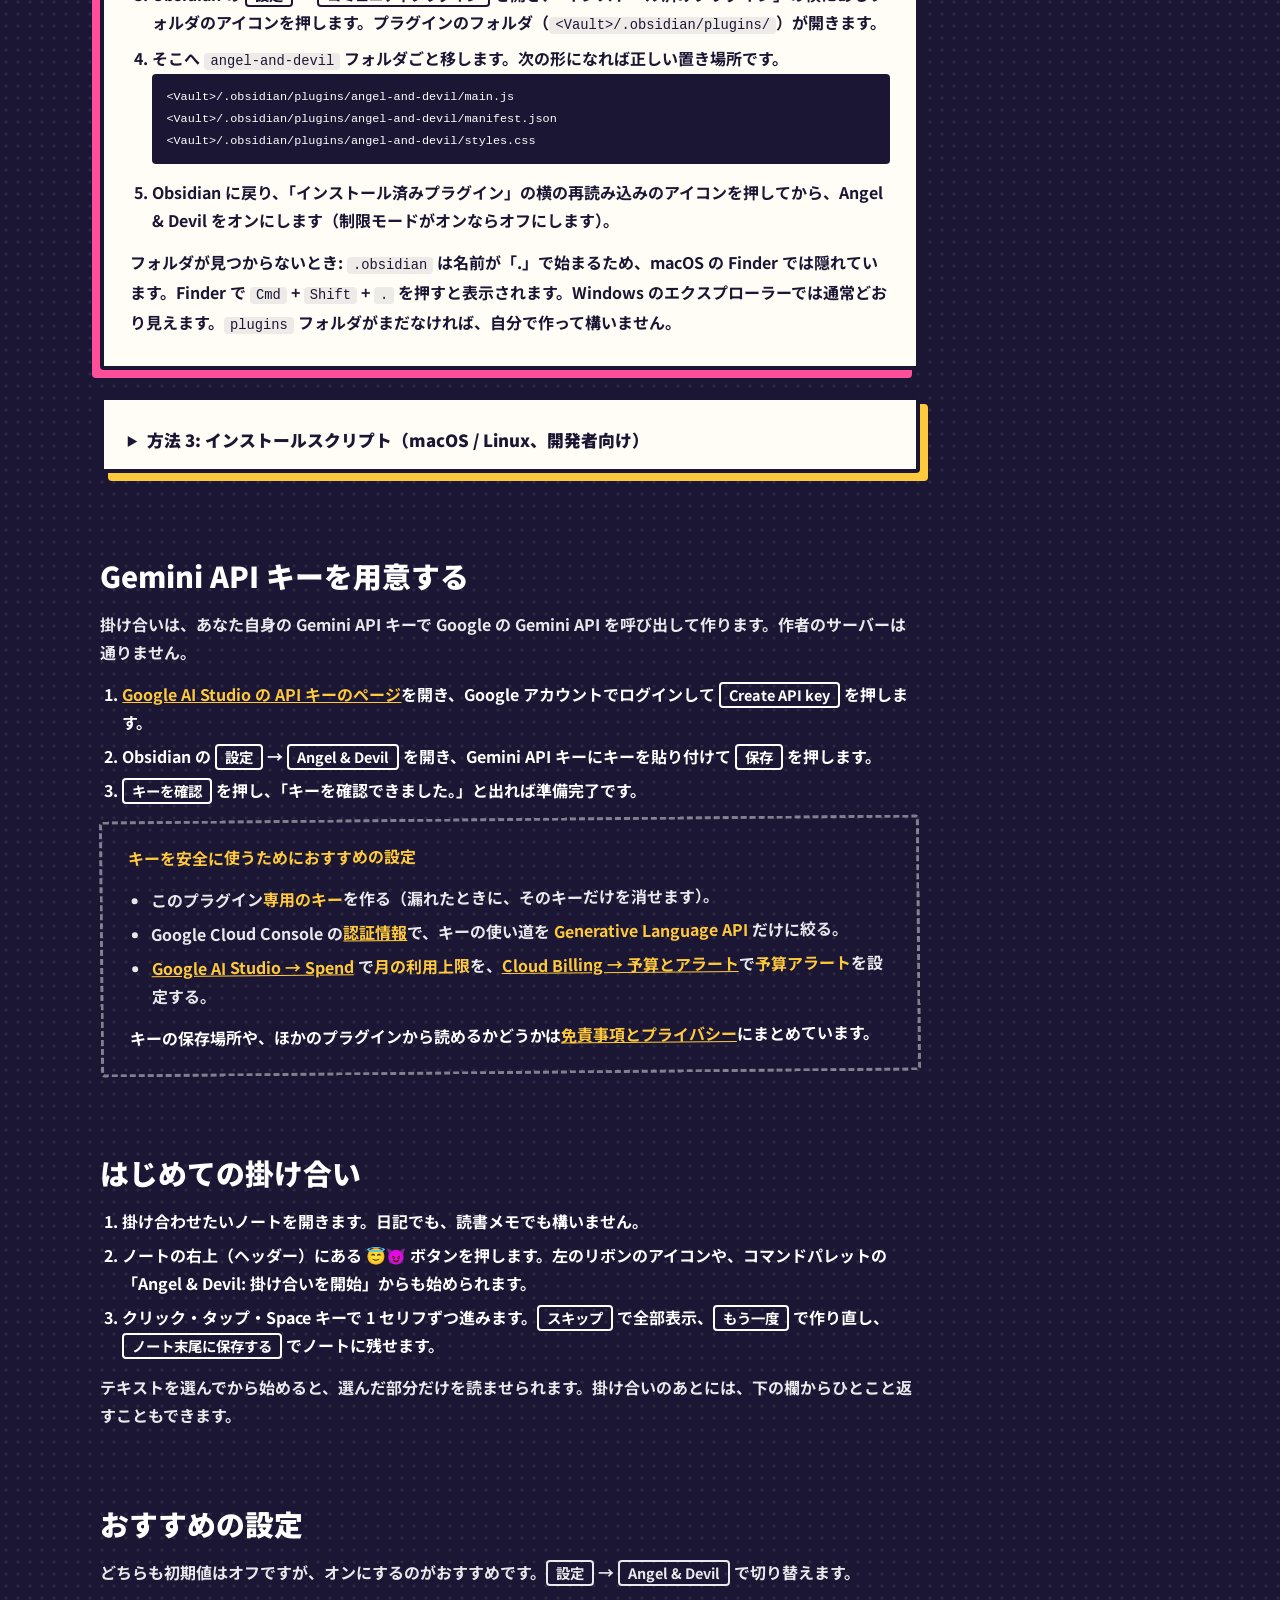
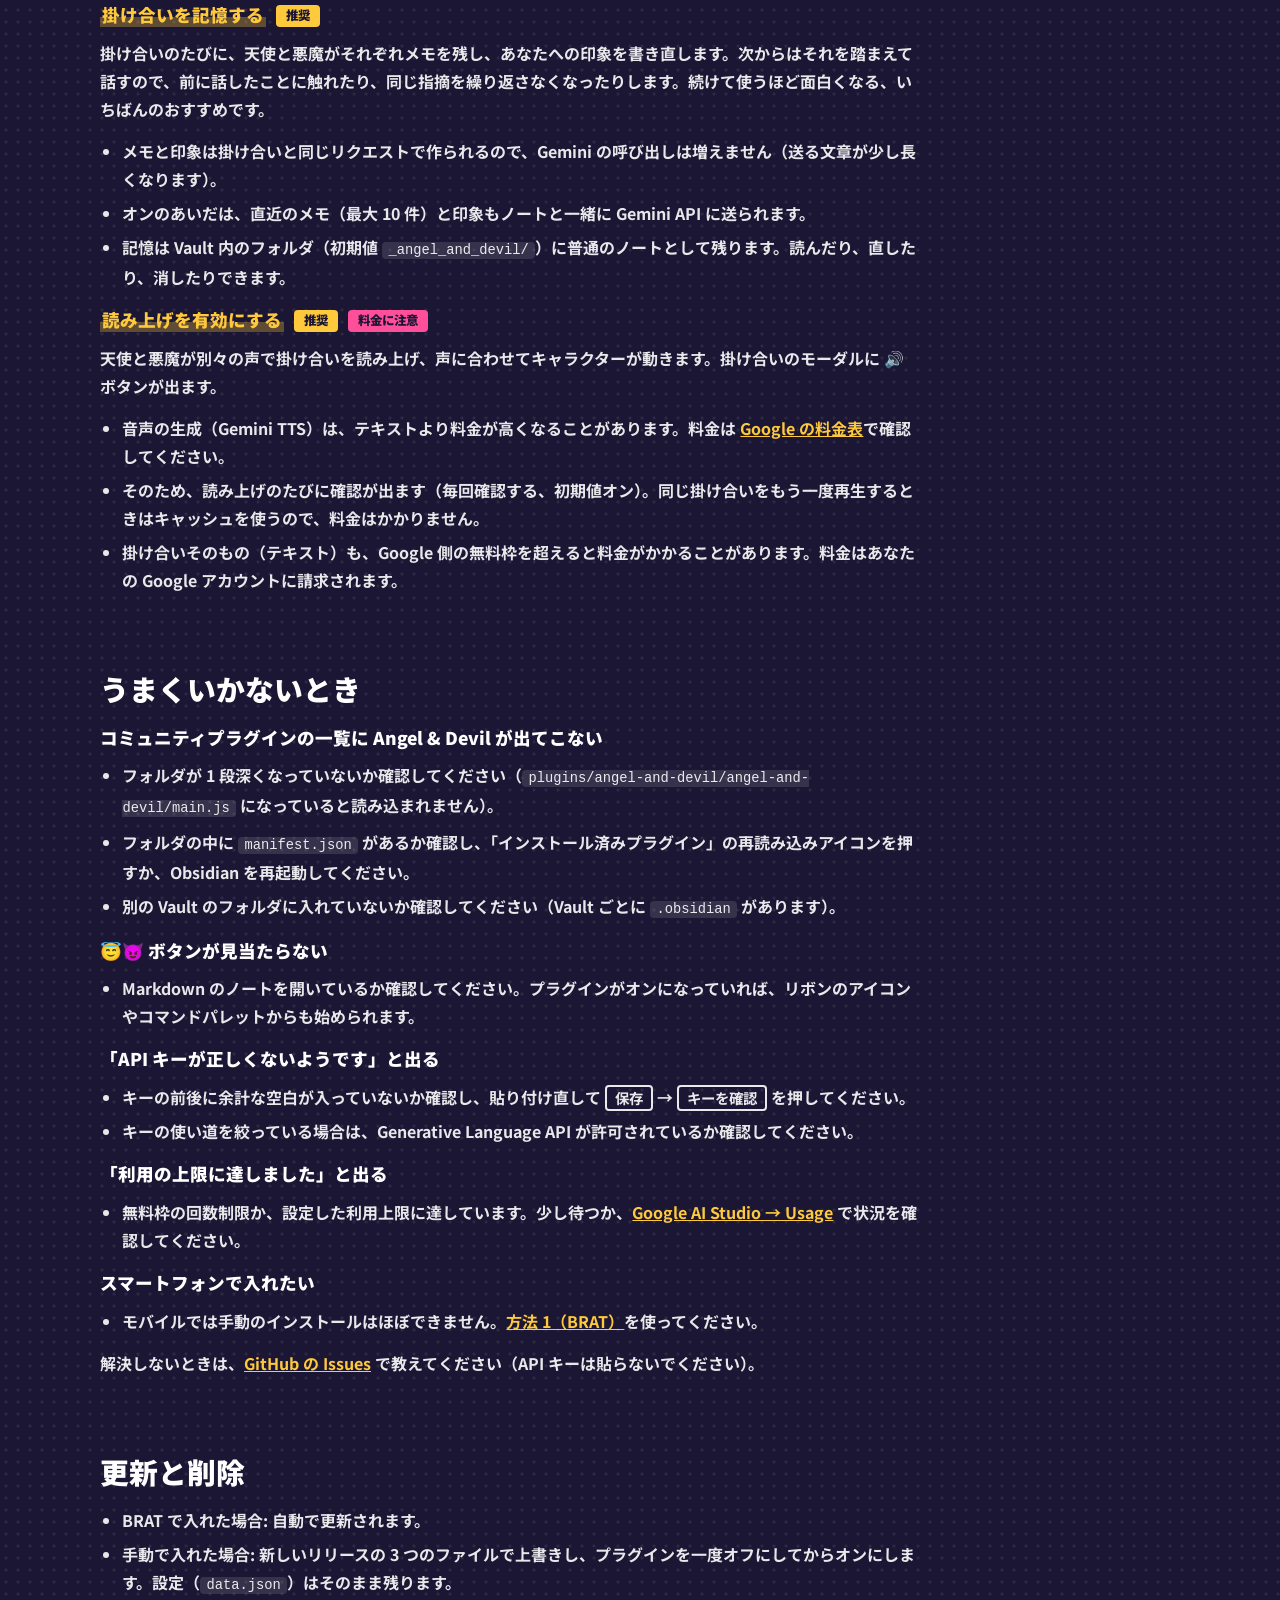
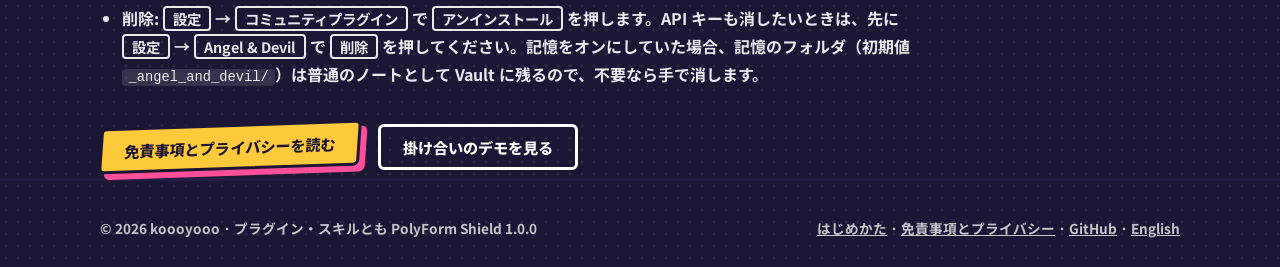
<file: ja/getting-started.html>
<!doctype html>
<html lang="ja">
<head>
  <meta charset="utf-8">
  <meta name="viewport" content="width=device-width, initial-scale=1">
  <title>はじめかた — Angel &amp; Devil</title>
  <meta name="description" content="Angel &amp; Devil の Obsidian プラグインのインストール、Gemini API キーの準備、はじめての掛け合いまでの手順。">
  <link rel="alternate" hreflang="en" href="../en/getting-started.html">
  <link rel="alternate" hreflang="ja" href="getting-started.html">
  <link rel="preconnect" href="https://fonts.googleapis.com">
  <link rel="preconnect" href="https://fonts.gstatic.com" crossorigin>
  <link href="https://fonts.googleapis.com/css2?family=Noto+Sans+JP:wght@500;700;900&display=swap" rel="stylesheet">
  <link rel="stylesheet" href="../assets/style.css">
</head>
<body>
  <header class="site-header">
    <div class="wrap">
      <a class="title-chip" href="./">Angel &amp; Devil</a>
      <nav class="nav">
        <a href="./">トップ</a>
        <a href="getting-started.html" aria-current="page">はじめかた</a>
        <a href="legal.html">免責事項とプライバシー</a>
        <a class="lang" href="../en/getting-started.html" hreflang="en">English</a>
      </nav>
    </div>
  </header>

  <main class="wrap">
    <div class="page-head">
      <span class="nameplate">Getting started</span>
      <h1>はじめかた</h1>
      <p>Obsidian プラグインを入れて、Gemini API キーを設定し、はじめての掛け合いを見るまでの手順です。10 分ほどで終わります。</p>
      <ul class="toc">
        <li><a href="#requirements">必要なもの</a></li>
        <li><a href="#install">インストール</a></li>
        <li><a href="#api-key">API キー</a></li>
        <li><a href="#first-banter">はじめての掛け合い</a></li>
        <li><a href="#recommended">おすすめの設定</a></li>
        <li><a href="#troubleshooting">うまくいかないとき</a></li>
        <li><a href="#update">更新と削除</a></li>
      </ul>
    </div>

    <div class="doc">
      <section id="requirements">
        <h2>必要なもの</h2>
        <ul>
          <li><b>Obsidian 1.8.7 以降</b>（Windows / macOS / Linux / iOS / Android）。API キーを Obsidian のシークレットストレージに保存するには 1.11.4 以降が必要です。</li>
          <li><b>Google アカウント</b>（Gemini API キーを作るため）。</li>
        </ul>
        <div class="tip">
          <p>Angel &amp; Devil は、まだ Obsidian のコミュニティプラグイン一覧には載っていません。そのため、Obsidian の設定から名前で検索しても出てきません。下のどちらかの方法で入れてください。</p>
        </div>
      </section>

      <section id="install">
        <h2>インストール</h2>

        <div class="paper" id="install-brat">
          <span class="nameplate">おすすめ</span>
          <h3>方法 1: BRAT を使う</h3>
          <p>BRAT は、ベータ版のプラグインを GitHub から入れて自動で更新してくれるコミュニティプラグインです。<b>Windows・macOS・Linux・iOS・Android のどれでも</b>、Obsidian の中だけで完結します。</p>
          <ol>
            <li>Obsidian の <span class="ui">設定</span> → <span class="ui">コミュニティプラグイン</span> を開きます。<b>制限モード</b>がオンなら、オフにします。</li>
            <li><span class="ui">閲覧</span> を押し、「<b>BRAT</b>」で検索してインストールし、<span class="ui">有効化</span> します。</li>
            <li><span class="ui">設定</span> → <span class="ui">BRAT</span> → <span class="ui">Add Beta plugin</span> を開きます。</li>
            <li>リポジトリに <code>koooyooo/angel-and-devil-obsidian</code> と入力して追加します（バージョンは最新のままで構いません）。</li>
            <li><span class="ui">設定</span> → <span class="ui">コミュニティプラグイン</span> で <b>Angel &amp; Devil</b> をオンにします。</li>
          </ol>
          <p>以後の更新は BRAT が自動で行います。</p>
        </div>

        <div class="paper devil" id="install-manual">
          <span class="nameplate devil">BRAT を使わない場合</span>
          <h3>方法 2: 手動で入れる</h3>
          <p>ほかのプラグイン（BRAT）を入れたくない人向けです。パソコン（Windows / macOS / Linux）で行います。更新はリリースのたびに同じ手順でやり直します。</p>
          <ol>
            <li><a href="https://github.com/koooyooo/angel-and-devil-obsidian/releases/latest">最新のリリース</a>から <code>angel-and-devil.zip</code> をダウンロードします。</li>
            <li>zip を展開します。
              <ul>
                <li>Windows: zip を右クリック → <span class="ui">すべて展開</span></li>
                <li>macOS: zip をダブルクリック</li>
              </ul>
              <code>angel-and-devil</code> というフォルダができ、その中に <code>main.js</code>・<code>manifest.json</code>・<code>styles.css</code> の 3 つが入っていれば OK です。</li>
            <li>Obsidian の <span class="ui">設定</span> → <span class="ui">コミュニティプラグイン</span> を開き、「インストール済みプラグイン」の横にある<b>フォルダのアイコン</b>を押します。プラグインのフォルダ（<code>&lt;Vault&gt;/.obsidian/plugins/</code>）が開きます。</li>
            <li>そこへ <code>angel-and-devil</code> フォルダごと移します。次の形になれば正しい置き場所です。
              <pre><code>&lt;Vault&gt;/.obsidian/plugins/angel-and-devil/main.js
&lt;Vault&gt;/.obsidian/plugins/angel-and-devil/manifest.json
&lt;Vault&gt;/.obsidian/plugins/angel-and-devil/styles.css</code></pre>
            </li>
            <li>Obsidian に戻り、「インストール済みプラグイン」の横の<b>再読み込みのアイコン</b>を押してから、<b>Angel &amp; Devil</b> をオンにします（制限モードがオンならオフにします）。</li>
          </ol>
          <p><b>フォルダが見つからないとき:</b> <code>.obsidian</code> は名前が「.」で始まるため、macOS の Finder では隠れています。Finder で <code>Cmd</code> + <code>Shift</code> + <code>.</code> を押すと表示されます。Windows のエクスプローラーでは通常どおり見えます。<code>plugins</code> フォルダがまだなければ、自分で作って構いません。</p>
        </div>

        <details class="paper" id="install-script">
          <summary>方法 3: インストールスクリプト（macOS / Linux、開発者向け）</summary>
          <p>ターミナルに慣れている人向けです。最新のリリースから 3 つのファイルを Vault に直接ダウンロードします。設定（<code>data.json</code>）は更新しても残ります。<b>Windows では動きません</b>（方法 1 か 2 を使ってください）。</p>
          <pre><code>curl -fsSL https://raw.githubusercontent.com/koooyooo/angel-and-devil-obsidian/main/install.sh \
  | sh -s -- /path/to/your/vault</code></pre>
          <p>バージョンを指定するときは、2 つめの引数に渡します（例: <code>… | sh -s -- /path/to/your/vault 0.2.2</code>）。実行したあと、<span class="ui">設定</span> → <span class="ui">コミュニティプラグイン</span> で <b>Angel &amp; Devil</b> をオンにします。</p>
        </details>
      </section>

      <section id="api-key">
        <h2>Gemini API キーを用意する</h2>
        <p>掛け合いは、<b>あなた自身の Gemini API キー</b>で Google の Gemini API を呼び出して作ります。作者のサーバーは通りません。</p>
        <ol>
          <li><a href="https://aistudio.google.com/apikey">Google AI Studio の API キーのページ</a>を開き、Google アカウントでログインして <span class="ui">Create API key</span> を押します。</li>
          <li>Obsidian の <span class="ui">設定</span> → <span class="ui">Angel &amp; Devil</span> を開き、<b>Gemini API キー</b>にキーを貼り付けて <span class="ui">保存</span> を押します。</li>
          <li><span class="ui">キーを確認</span> を押し、「キーを確認できました。」と出れば準備完了です。</li>
        </ol>
        <div class="tip">
          <p><b>キーを安全に使うためにおすすめの設定</b></p>
          <ul>
            <li>このプラグイン<b>専用のキー</b>を作る（漏れたときに、そのキーだけを消せます）。</li>
            <li>Google Cloud Console の<a href="https://console.cloud.google.com/apis/credentials">認証情報</a>で、キーの使い道を <b>Generative Language API</b> だけに絞る。</li>
            <li><a href="https://aistudio.google.com/spend">Google AI Studio → Spend</a> で<b>月の利用上限</b>を、<a href="https://console.cloud.google.com/billing/budgets">Cloud Billing → 予算とアラート</a>で<b>予算アラート</b>を設定する。</li>
          </ul>
          <p>キーの保存場所や、ほかのプラグインから読めるかどうかは<a href="legal.html#api-key">免責事項とプライバシー</a>にまとめています。</p>
        </div>
      </section>

      <section id="first-banter">
        <h2>はじめての掛け合い</h2>
        <ol>
          <li>掛け合わせたいノートを開きます。日記でも、読書メモでも構いません。</li>
          <li>ノートの右上（ヘッダー）にある <b>😇😈 ボタン</b>を押します。左のリボンのアイコンや、コマンドパレットの「<b>Angel &amp; Devil: 掛け合いを開始</b>」からも始められます。</li>
          <li>クリック・タップ・Space キーで 1 セリフずつ進みます。<span class="ui">スキップ</span> で全部表示、<span class="ui">もう一度</span> で作り直し、<span class="ui">ノート末尾に保存する</span> でノートに残せます。</li>
        </ol>
        <p>テキストを選んでから始めると、選んだ部分だけを読ませられます。掛け合いのあとには、下の欄から<b>ひとこと返す</b>こともできます。</p>
      </section>

      <section id="recommended">
        <h2>おすすめの設定</h2>
        <p>どちらも初期値はオフですが、<b>オンにするのがおすすめ</b>です。<span class="ui">設定</span> → <span class="ui">Angel &amp; Devil</span> で切り替えます。</p>

        <h3 id="memory"><span class="setting-name">掛け合いを記憶する</span><span class="badge">推奨</span></h3>
        <p>掛け合いのたびに、天使と悪魔がそれぞれメモを残し、あなたへの印象を書き直します。次からはそれを踏まえて話すので、前に話したことに触れたり、同じ指摘を繰り返さなくなったりします。続けて使うほど面白くなる、いちばんのおすすめです。</p>
        <ul>
          <li>メモと印象は掛け合いと<b>同じリクエスト</b>で作られるので、Gemini の呼び出しは増えません（送る文章が少し長くなります）。</li>
          <li>オンのあいだは、直近のメモ（最大 10 件）と印象もノートと一緒に Gemini API に送られます。</li>
          <li>記憶は Vault 内のフォルダ（初期値 <code>_angel_and_devil/</code>）に普通のノートとして残ります。読んだり、直したり、消したりできます。</li>
        </ul>

        <h3 id="tts"><span class="setting-name">読み上げを有効にする</span><span class="badge">推奨</span><span class="badge devil">料金に注意</span></h3>
        <p>天使と悪魔が別々の声で掛け合いを読み上げ、声に合わせてキャラクターが動きます。掛け合いのモーダルに 🔊 ボタンが出ます。</p>
        <ul>
          <li>音声の生成（Gemini TTS）は、テキストより<b>料金が高くなる</b>ことがあります。料金は <a href="https://aistudio.google.com/docs/pricing">Google の料金表</a>で確認してください。</li>
          <li>そのため、読み上げのたびに確認が出ます（<b>毎回確認する</b>、初期値オン）。同じ掛け合いをもう一度再生するときはキャッシュを使うので、料金はかかりません。</li>
          <li>掛け合いそのもの（テキスト）も、Google 側の無料枠を超えると料金がかかることがあります。料金はあなたの Google アカウントに請求されます。</li>
        </ul>
      </section>

      <section id="troubleshooting">
        <h2>うまくいかないとき</h2>
        <h3>コミュニティプラグインの一覧に Angel &amp; Devil が出てこない</h3>
        <ul>
          <li>フォルダが 1 段深くなっていないか確認してください（<code>plugins/angel-and-devil/angel-and-devil/main.js</code> になっていると読み込まれません）。</li>
          <li>フォルダの中に <code>manifest.json</code> があるか確認し、「インストール済みプラグイン」の再読み込みアイコンを押すか、Obsidian を再起動してください。</li>
          <li>別の Vault のフォルダに入れていないか確認してください（Vault ごとに <code>.obsidian</code> があります）。</li>
        </ul>
        <h3>😇😈 ボタンが見当たらない</h3>
        <ul>
          <li>Markdown のノートを開いているか確認してください。プラグインがオンになっていれば、リボンのアイコンやコマンドパレットからも始められます。</li>
        </ul>
        <h3>「API キーが正しくないようです」と出る</h3>
        <ul>
          <li>キーの前後に余計な空白が入っていないか確認し、貼り付け直して <span class="ui">保存</span> → <span class="ui">キーを確認</span> を押してください。</li>
          <li>キーの使い道を絞っている場合は、<b>Generative Language API</b> が許可されているか確認してください。</li>
        </ul>
        <h3>「利用の上限に達しました」と出る</h3>
        <ul>
          <li>無料枠の回数制限か、設定した利用上限に達しています。少し待つか、<a href="https://aistudio.google.com/usage">Google AI Studio → Usage</a> で状況を確認してください。</li>
        </ul>
        <h3>スマートフォンで入れたい</h3>
        <ul>
          <li>モバイルでは手動のインストールはほぼできません。<a href="#install-brat">方法 1（BRAT）</a>を使ってください。</li>
        </ul>
        <p>解決しないときは、<a href="https://github.com/koooyooo/angel-and-devil-obsidian/issues">GitHub の Issues</a> で教えてください（API キーは貼らないでください）。</p>
      </section>

      <section id="update">
        <h2>更新と削除</h2>
        <ul>
          <li><b>BRAT で入れた場合:</b> 自動で更新されます。</li>
          <li><b>手動で入れた場合:</b> 新しいリリースの 3 つのファイルで上書きし、プラグインを一度オフにしてからオンにします。設定（<code>data.json</code>）はそのまま残ります。</li>
          <li><b>削除:</b> <span class="ui">設定</span> → <span class="ui">コミュニティプラグイン</span> で <span class="ui">アンインストール</span> を押します。API キーも消したいときは、先に <span class="ui">設定</span> → <span class="ui">Angel &amp; Devil</span> で <span class="ui">削除</span> を押してください。記憶をオンにしていた場合、記憶のフォルダ（初期値 <code>_angel_and_devil/</code>）は普通のノートとして Vault に残るので、不要なら手で消します。</li>
        </ul>
        <div class="next">
          <a class="btn primary" href="legal.html">免責事項とプライバシーを読む</a>
          <a class="btn" href="./#demo-section">掛け合いのデモを見る</a>
        </div>
      </section>
    </div>
  </main>

  <footer>
    <div class="wrap">
      <span>© 2026 koooyooo · プラグイン・スキルとも PolyForm Shield 1.0.0</span>
      <span>
        <a href="getting-started.html">はじめかた</a> ·
        <a href="legal.html">免責事項とプライバシー</a> ·
        <a href="https://github.com/koooyooo/angel-and-devil-obsidian">GitHub</a> ·
        <a href="../en/getting-started.html" hreflang="en">English</a>
      </span>
    </div>
  </footer>
</body>
</html>
</file>
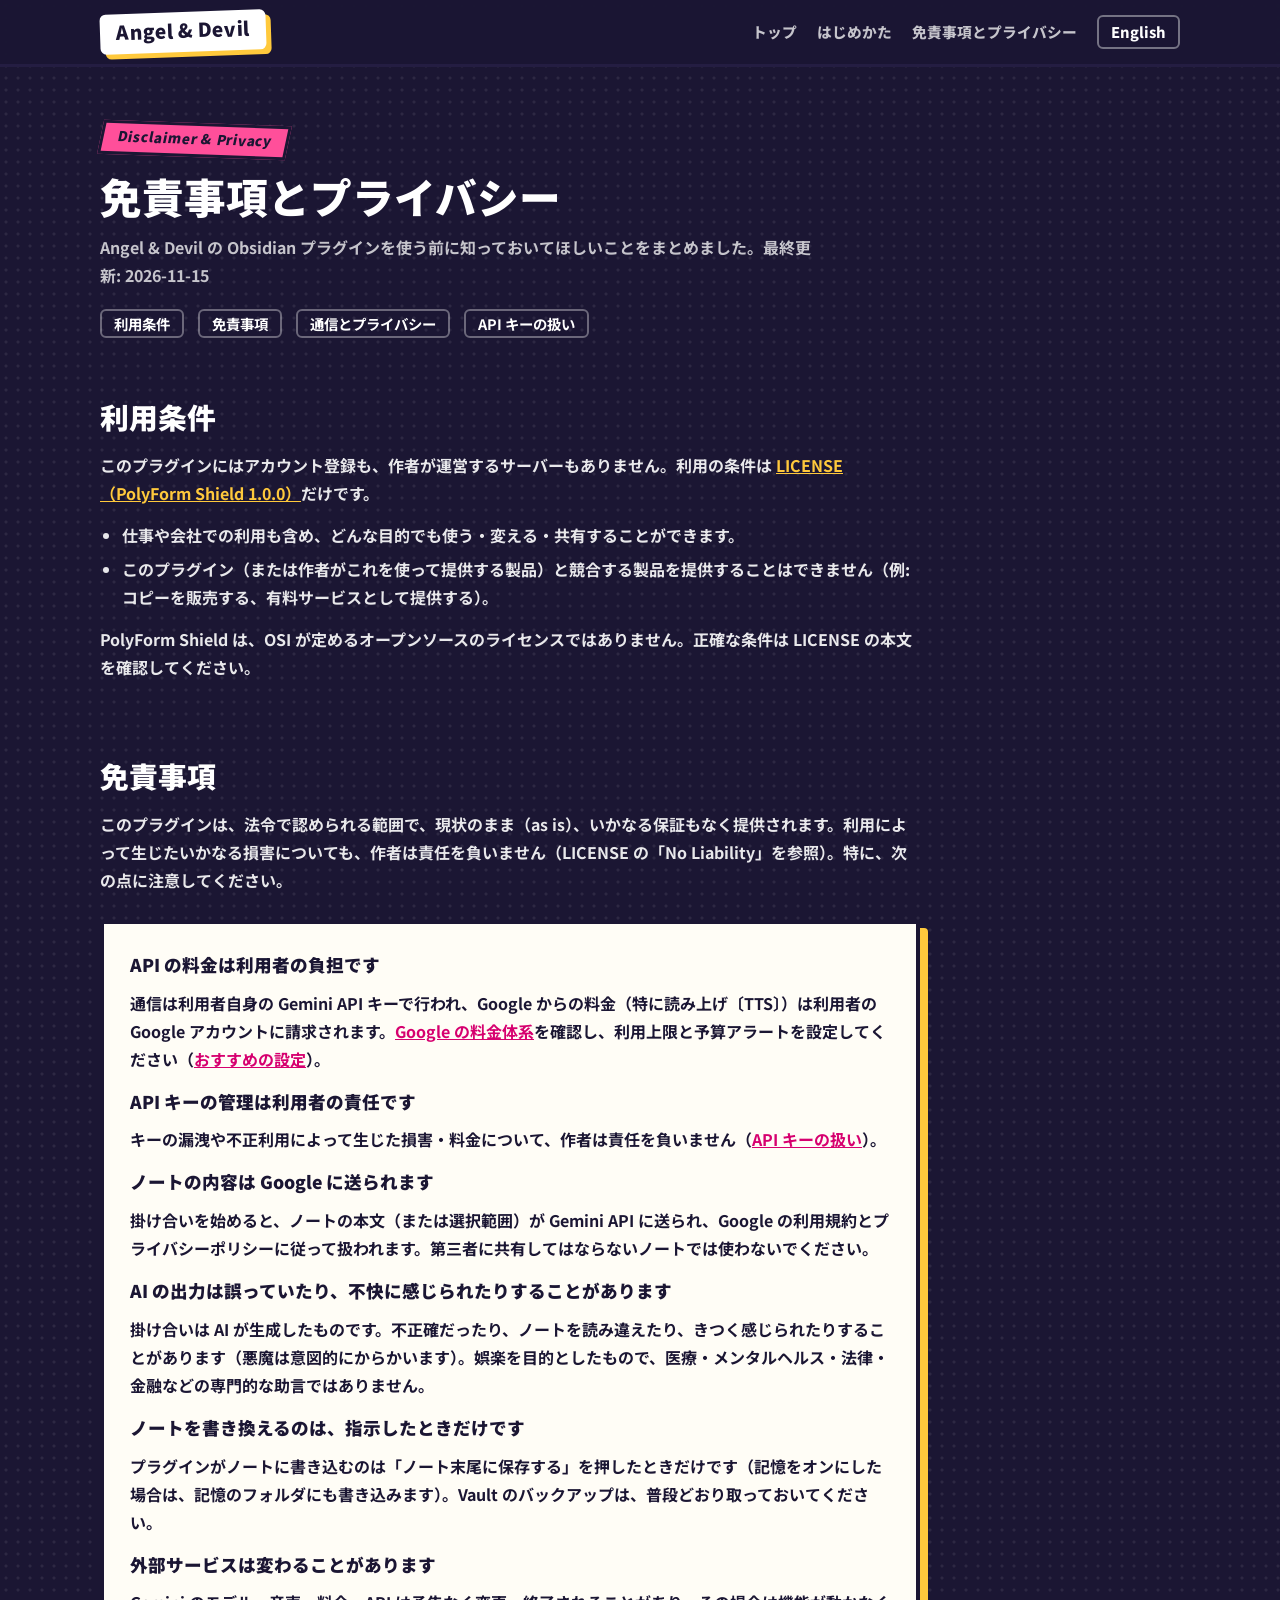
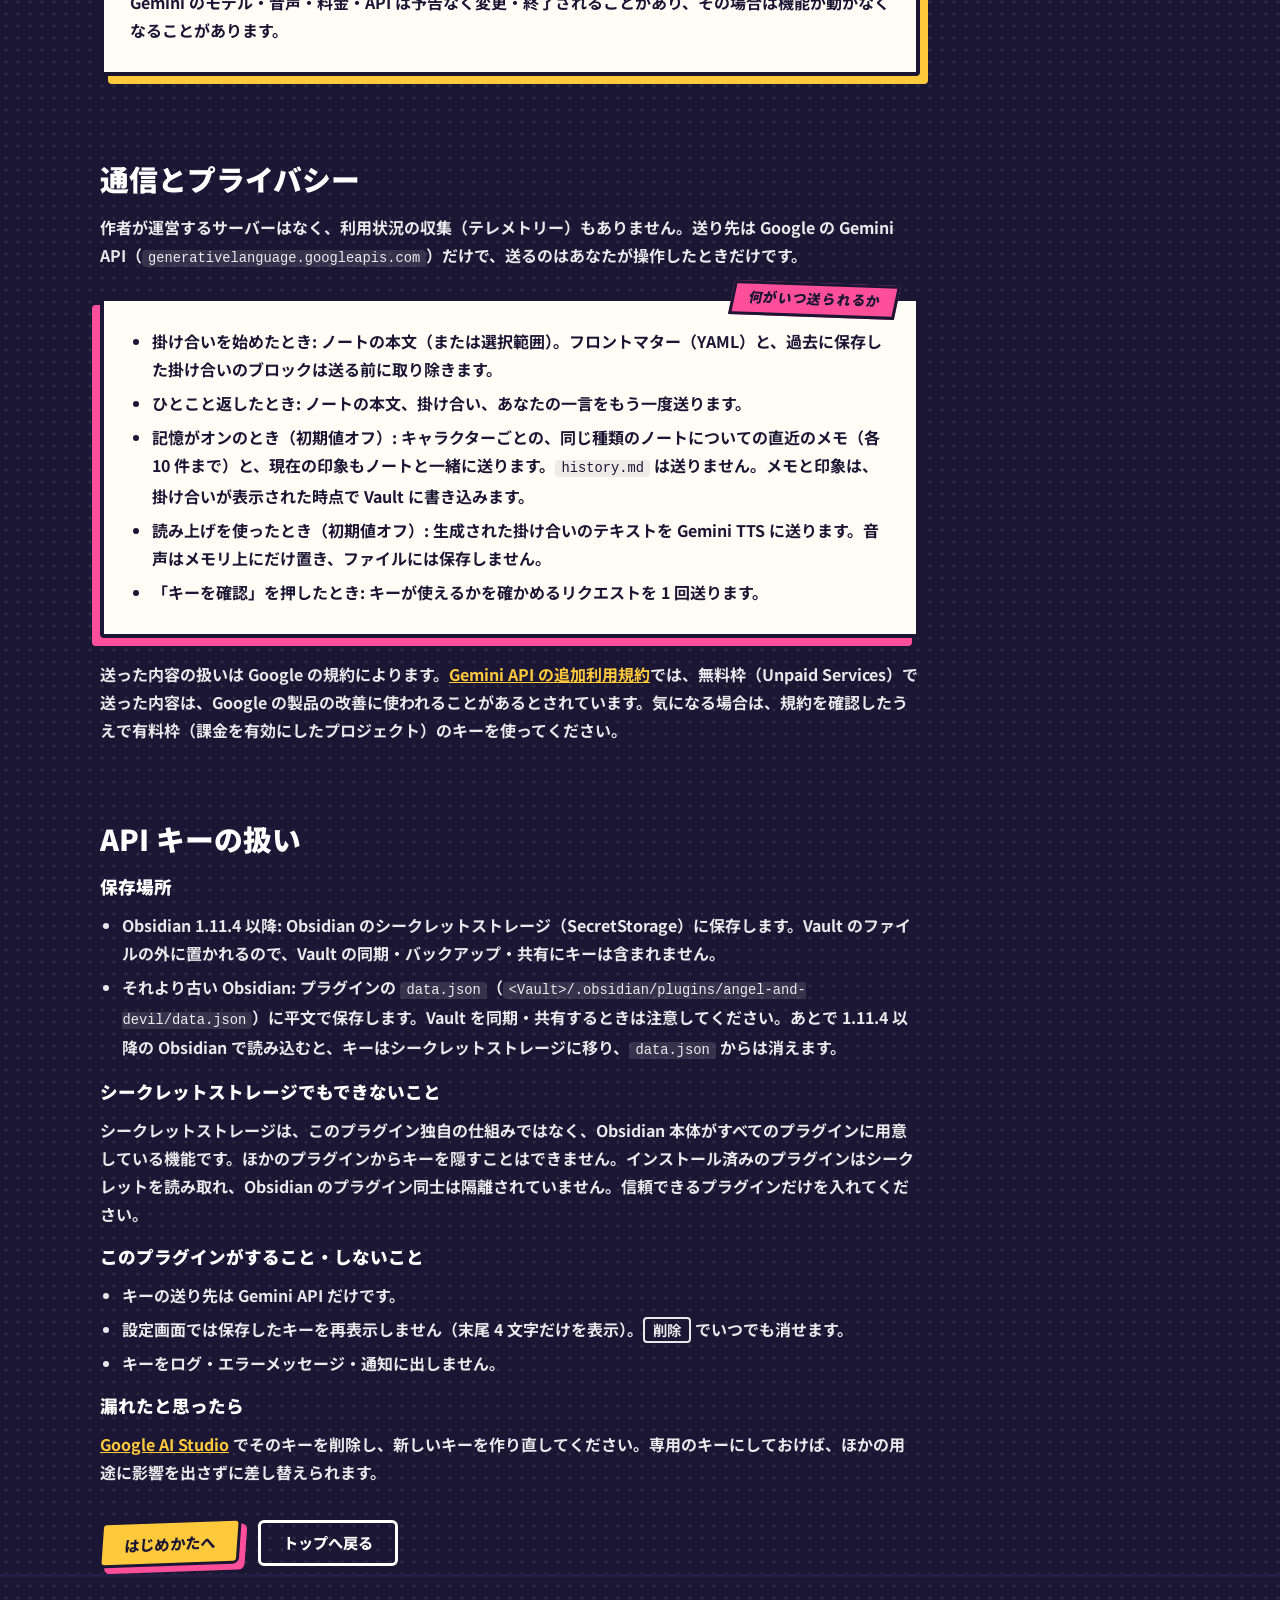
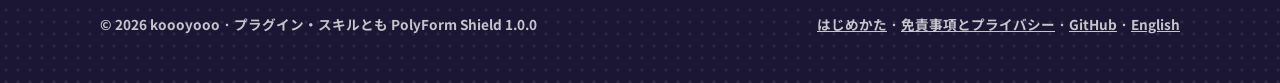
<file: ja/legal.html>
<!doctype html>
<html lang="ja">
<head>
  <meta charset="utf-8">
  <meta name="viewport" content="width=device-width, initial-scale=1">
  <title>免責事項とプライバシー — Angel &amp; Devil</title>
  <meta name="description" content="Angel &amp; Devil の Obsidian プラグインの免責事項、通信とプライバシー、API キーの扱い。">
  <link rel="alternate" hreflang="en" href="../en/legal.html">
  <link rel="alternate" hreflang="ja" href="legal.html">
  <link rel="preconnect" href="https://fonts.googleapis.com">
  <link rel="preconnect" href="https://fonts.gstatic.com" crossorigin>
  <link href="https://fonts.googleapis.com/css2?family=Noto+Sans+JP:wght@500;700;900&display=swap" rel="stylesheet">
  <link rel="stylesheet" href="../assets/style.css">
</head>
<body>
  <header class="site-header">
    <div class="wrap">
      <a class="title-chip" href="./">Angel &amp; Devil</a>
      <nav class="nav">
        <a href="./">トップ</a>
        <a href="getting-started.html">はじめかた</a>
        <a href="legal.html" aria-current="page">免責事項とプライバシー</a>
        <a class="lang" href="../en/legal.html" hreflang="en">English</a>
      </nav>
    </div>
  </header>

  <main class="wrap">
    <div class="page-head">
      <span class="nameplate devil">Disclaimer &amp; Privacy</span>
      <h1>免責事項とプライバシー</h1>
      <p>Angel &amp; Devil の Obsidian プラグインを使う前に知っておいてほしいことをまとめました。最終更新: 2026-11-15</p>
      <ul class="toc">
        <li><a href="#terms">利用条件</a></li>
        <li><a href="#disclaimer">免責事項</a></li>
        <li><a href="#privacy">通信とプライバシー</a></li>
        <li><a href="#api-key">API キーの扱い</a></li>
      </ul>
    </div>

    <div class="doc">
      <section id="terms">
        <h2>利用条件</h2>
        <p>このプラグインにはアカウント登録も、作者が運営するサーバーもありません。利用の条件は <a href="https://github.com/koooyooo/angel-and-devil-obsidian/blob/main/LICENSE">LICENSE（PolyForm Shield 1.0.0）</a>だけです。</p>
        <ul>
          <li>仕事や会社での利用も含め、<b>どんな目的でも</b>使う・変える・共有することができます。</li>
          <li>このプラグイン（または作者がこれを使って提供する製品）と<b>競合する製品</b>を提供することはできません（例: コピーを販売する、有料サービスとして提供する）。</li>
        </ul>
        <p>PolyForm Shield は、OSI が定めるオープンソースのライセンスではありません。正確な条件は LICENSE の本文を確認してください。</p>
      </section>

      <section id="disclaimer">
        <h2>免責事項</h2>
        <p>このプラグインは、法令で認められる範囲で、<b>現状のまま（as is）、いかなる保証もなく</b>提供されます。利用によって生じたいかなる損害についても、作者は責任を負いません（LICENSE の「No Liability」を参照）。特に、次の点に注意してください。</p>

        <div class="paper">
          <h3>API の料金は利用者の負担です</h3>
          <p>通信は利用者自身の Gemini API キーで行われ、Google からの料金（特に読み上げ〔TTS〕）は利用者の Google アカウントに請求されます。<a href="https://aistudio.google.com/docs/pricing">Google の料金体系</a>を確認し、利用上限と予算アラートを設定してください（<a href="getting-started.html#api-key">おすすめの設定</a>）。</p>

          <h3>API キーの管理は利用者の責任です</h3>
          <p>キーの漏洩や不正利用によって生じた損害・料金について、作者は責任を負いません（<a href="#api-key">API キーの扱い</a>）。</p>

          <h3>ノートの内容は Google に送られます</h3>
          <p>掛け合いを始めると、ノートの本文（または選択範囲）が Gemini API に送られ、Google の利用規約とプライバシーポリシーに従って扱われます。第三者に共有してはならないノートでは使わないでください。</p>

          <h3>AI の出力は誤っていたり、不快に感じられたりすることがあります</h3>
          <p>掛け合いは AI が生成したものです。不正確だったり、ノートを読み違えたり、きつく感じられたりすることがあります（悪魔は意図的にからかいます）。娯楽を目的としたもので、医療・メンタルヘルス・法律・金融などの専門的な助言ではありません。</p>

          <h3>ノートを書き換えるのは、指示したときだけです</h3>
          <p>プラグインがノートに書き込むのは「ノート末尾に保存する」を押したときだけです（記憶をオンにした場合は、記憶のフォルダにも書き込みます）。Vault のバックアップは、普段どおり取っておいてください。</p>

          <h3>外部サービスは変わることがあります</h3>
          <p>Gemini のモデル・音声・料金・API は予告なく変更・終了されることがあり、その場合は機能が動かなくなることがあります。</p>
        </div>
      </section>

      <section id="privacy">
        <h2>通信とプライバシー</h2>
        <p>作者が運営するサーバーはなく、利用状況の収集（テレメトリー）もありません。送り先は Google の Gemini API（<code>generativelanguage.googleapis.com</code>）だけで、送るのは<b>あなたが操作したときだけ</b>です。</p>
        <div class="paper devil">
          <span class="nameplate devil">何がいつ送られるか</span>
          <ul>
            <li><b>掛け合いを始めたとき:</b> ノートの本文（または選択範囲）。フロントマター（YAML）と、過去に保存した掛け合いのブロックは送る前に取り除きます。</li>
            <li><b>ひとこと返したとき:</b> ノートの本文、掛け合い、あなたの一言をもう一度送ります。</li>
            <li><b>記憶がオンのとき</b>（初期値オフ）: キャラクターごとの、同じ種類のノートについての直近のメモ（各 10 件まで）と、現在の印象もノートと一緒に送ります。<code>history.md</code> は送りません。メモと印象は、掛け合いが表示された時点で Vault に書き込みます。</li>
            <li><b>読み上げを使ったとき</b>（初期値オフ）: 生成された掛け合いのテキストを Gemini TTS に送ります。音声はメモリ上にだけ置き、ファイルには保存しません。</li>
            <li><b>「キーを確認」を押したとき:</b> キーが使えるかを確かめるリクエストを 1 回送ります。</li>
          </ul>
        </div>
        <p>送った内容の扱いは Google の規約によります。<a href="https://ai.google.dev/gemini-api/terms">Gemini API の追加利用規約</a>では、<b>無料枠（Unpaid Services）で送った内容は、Google の製品の改善に使われることがある</b>とされています。気になる場合は、規約を確認したうえで有料枠（課金を有効にしたプロジェクト）のキーを使ってください。</p>
      </section>

      <section id="api-key">
        <h2>API キーの扱い</h2>
        <h3>保存場所</h3>
        <ul>
          <li><b>Obsidian 1.11.4 以降:</b> Obsidian の<b>シークレットストレージ（SecretStorage）</b>に保存します。Vault のファイルの外に置かれるので、Vault の同期・バックアップ・共有にキーは含まれません。</li>
          <li><b>それより古い Obsidian:</b> プラグインの <code>data.json</code>（<code>&lt;Vault&gt;/.obsidian/plugins/angel-and-devil/data.json</code>）に平文で保存します。Vault を同期・共有するときは注意してください。あとで 1.11.4 以降の Obsidian で読み込むと、キーはシークレットストレージに移り、<code>data.json</code> からは消えます。</li>
        </ul>
        <h3>シークレットストレージでもできないこと</h3>
        <p>シークレットストレージは、このプラグイン独自の仕組みではなく、Obsidian 本体がすべてのプラグインに用意している機能です。<b>ほかのプラグインからキーを隠すことはできません。</b>インストール済みのプラグインはシークレットを読み取れ、Obsidian のプラグイン同士は隔離されていません。<b>信頼できるプラグインだけを入れてください。</b></p>
        <h3>このプラグインがすること・しないこと</h3>
        <ul>
          <li>キーの送り先は Gemini API だけです。</li>
          <li>設定画面では保存したキーを再表示しません（末尾 4 文字だけを表示）。<span class="ui">削除</span> でいつでも消せます。</li>
          <li>キーをログ・エラーメッセージ・通知に出しません。</li>
        </ul>
        <h3>漏れたと思ったら</h3>
        <p><a href="https://aistudio.google.com/apikey">Google AI Studio</a> でそのキーを削除し、新しいキーを作り直してください。専用のキーにしておけば、ほかの用途に影響を出さずに差し替えられます。</p>
        <div class="next">
          <a class="btn primary" href="getting-started.html">はじめかたへ</a>
          <a class="btn" href="./">トップへ戻る</a>
        </div>
      </section>
    </div>
  </main>

  <footer>
    <div class="wrap">
      <span>© 2026 koooyooo · プラグイン・スキルとも PolyForm Shield 1.0.0</span>
      <span>
        <a href="getting-started.html">はじめかた</a> ·
        <a href="legal.html">免責事項とプライバシー</a> ·
        <a href="https://github.com/koooyooo/angel-and-devil-obsidian">GitHub</a> ·
        <a href="../en/legal.html" hreflang="en">English</a>
      </span>
    </div>
  </footer>
</body>
</html>
</file>
<file: assets/style.css>
/* Angel & Devil — project site.
   Visual language taken from the plugin's banter modal (angel-and-devil-obsidian/styles.css):
   dotted ink background, chamfered white frame with a yellow offset shadow, paper bubbles with
   thick ink borders and hard offset shadows, skewed nameplates, speed-line burst. */
:root {
  --ink: #1b1633;
  --ink-2: #241d42;
  --paper: #fffdf6;
  --angel: #ffc93c;
  --angel-soft: #fff1c2;
  --devil: #ff4f9a;
  --devil-deep: #d6006f;
  --devil-name: #ff8cc0;
  --white-dim: rgba(255, 255, 255, 0.75);
  --chamfer: polygon(40px 0, 100% 0, 100% calc(100% - 40px), calc(100% - 40px) 100%, 0 100%, 0 40px);
  --max: 1120px;
}

* { box-sizing: border-box; }
html { scroll-behavior: smooth; }
body {
  margin: 0;
  color: #fff;
  /* Same as Obsidian's default UI font (the modal inherits it): system gothic first, Noto Sans JP as the fallback. */
  font-family: -apple-system, BlinkMacSystemFont, "Segoe UI", "Hiragino Sans", "Hiragino Kaku Gothic ProN", "Noto Sans JP", "Yu Gothic UI", Meiryo, sans-serif;
  font-weight: 700;
  line-height: 1.75;
  background-color: var(--ink);
  background-image: radial-gradient(rgba(255, 255, 255, 0.08) 1.3px, transparent 1.8px);
  background-size: 12px 12px;
  -webkit-font-smoothing: antialiased;
  overflow-x: hidden;
}
a { color: var(--angel); }
img { max-width: 100%; display: block; }
code, pre { font-family: ui-monospace, "SF Mono", Menlo, Consolas, monospace; font-size: 0.86em; font-weight: 500; }
.wrap { max-width: var(--max); margin: 0 auto; padding: 0 20px; }

/* ---------- Shared pieces ---------- */

.title-chip {
  display: inline-block;
  background: #fff;
  color: var(--ink);
  padding: 2px 16px 4px;
  border-radius: 6px;
  transform: rotate(-2deg);
  box-shadow: 5px 5px 0 var(--angel);
  font-weight: 900;
  font-size: 1.2rem;
  letter-spacing: 0.03em;
  text-decoration: none;
  white-space: nowrap;
}

.nameplate {
  display: inline-block;
  padding: 1px 14px 3px;
  border: 3px solid var(--ink);
  color: var(--ink);
  font-weight: 900;
  font-size: 0.85rem;
  letter-spacing: 0.06em;
  transform: skewX(-10deg) rotate(-3deg);
  background: var(--angel);
}
.nameplate.devil { background: var(--devil); transform: skewX(-10deg) rotate(2deg); }

.paper {
  background: var(--paper);
  color: var(--ink);
  border: 4px solid var(--ink);
  border-radius: 4px;
  box-shadow: 8px 8px 0 var(--angel);
}
.paper.devil { box-shadow: -8px 8px 0 var(--devil); }

.btn {
  display: inline-flex; align-items: center; justify-content: center; gap: 8px;
  min-height: 46px; padding: 0 22px;
  border-radius: 6px; font: inherit; font-weight: 800; font-size: 0.95rem;
  text-decoration: none; cursor: pointer;
  border: 3px solid #fff; background: transparent; color: #fff;
  transition: transform 0.15s, box-shadow 0.15s;
}
.btn:hover { transform: translateY(-2px); }
.btn.primary {
  border-color: var(--ink); background: var(--angel); color: var(--ink);
  transform: skewX(-6deg) rotate(-2deg); box-shadow: 6px 6px 0 var(--devil);
}
.btn.primary:hover { transform: skewX(-6deg) rotate(-2deg) translateY(-2px); box-shadow: 8px 8px 0 var(--devil); }
.btn.devil { border-color: var(--devil); color: var(--devil); }
.btn.ghost { border: 2px solid rgba(255, 255, 255, 0.4); color: var(--white-dim); }
.btn.ghost:hover { border-color: #fff; color: #fff; }
.btn:disabled { opacity: 0.45; cursor: default; transform: none; }
.btn:focus-visible { outline: 3px solid #fff; outline-offset: 3px; }

/* ---------- Header ---------- */

.site-header {
  position: sticky; top: 0; z-index: 20;
  background: rgba(27, 22, 51, 0.92);
  backdrop-filter: blur(6px);
  border-bottom: 3px solid var(--ink-2);
}
.site-header .wrap { display: flex; align-items: center; justify-content: space-between; height: 64px; gap: 16px; }
.nav { display: flex; gap: 20px; align-items: center; font-size: 0.92rem; }
.nav a { color: var(--white-dim); text-decoration: none; font-weight: 800; }
.nav a:hover { color: var(--angel); }
.nav a.lang { border: 2px solid rgba(255, 255, 255, 0.4); border-radius: 6px; padding: 2px 12px; color: #fff; }
.nav a.lang:hover { border-color: var(--devil); color: var(--devil); }
@media (max-width: 760px) { .nav a:not(.lang) { display: none; } }

/* ---------- Character cards (same as the modal) ---------- */

.aad-char { position: relative; z-index: 1; display: flex; flex-direction: column; align-items: center; justify-content: center; gap: 10px; }
.aad-char-frame {
  width: 180px; aspect-ratio: 200 / 240;
  border: 5px solid #fff; border-radius: 8px;
  background-size: 12px 12px;
  box-shadow: 8px 8px 0 rgba(0, 0, 0, 0.35);
  filter: grayscale(0.75) brightness(0.7);
  transition: filter 0.25s;
}
.aad-char.is-angel .aad-char-frame {
  background-color: var(--angel);
  background-image: radial-gradient(rgba(27, 22, 51, 0.15) 2px, transparent 2.6px);
  transform: rotate(-4deg);
}
.aad-char.is-devil .aad-char-frame {
  background-color: var(--devil-deep);
  background-image: radial-gradient(rgba(0, 0, 0, 0.2) 2px, transparent 2.6px);
  transform: rotate(5deg);
}
.aad-char.is-speaking .aad-char-frame { filter: none; }
.aad-char.is-speaking.is-devil .aad-char-frame { box-shadow: 8px 8px 0 rgba(0, 0, 0, 0.35), 0 0 22px rgba(255, 255, 255, 0.35); }
.aad-symbol { display: block; width: 100%; height: 100%; overflow: visible; }
.aad-char.is-speaking .aad-symbol { animation: aad-hop 0.8s ease-in-out infinite; }
.aad-wing { transform-box: view-box; }
.aad-wing-l { transform-origin: 92px 140px; }
.aad-wing-r { transform-origin: 108px 140px; }
.aad-char.is-speaking .aad-wing-l { animation: aad-flap-l 0.5s ease-in-out infinite; }
.aad-char.is-speaking .aad-wing-r { animation: aad-flap-r 0.5s ease-in-out infinite; }
.aad-halo { transform-box: view-box; transform-origin: 100px 64px; }
.aad-char.is-speaking .aad-halo { animation: aad-halo 0.38s ease-in-out infinite alternate; }
.aad-glow-white { filter: drop-shadow(0 0 6px #fff); }
.aad-glow-pink { filter: drop-shadow(0 0 6px var(--devil)); }
.aad-char-name { font-weight: 900; font-size: 1.15em; }
.aad-char.is-angel .aad-char-name { color: var(--angel); }
.aad-char.is-devil .aad-char-name { color: var(--devil-name); }
.aad-char-status {
  padding: 2px 12px; border-radius: 4px;
  border: 2px solid rgba(255, 255, 255, 0.35);
  font-size: 0.8em; font-weight: 800; color: var(--white-dim);
}
.aad-char.is-speaking .aad-char-status { border-color: transparent; color: var(--ink); }
.aad-char.is-angel.is-speaking .aad-char-status { background: var(--angel); }
.aad-char.is-devil.is-speaking .aad-char-status { background: var(--devil); }

/* Speed-line burst behind the speaker */
.burst {
  position: absolute; top: 50%; left: 14%;
  width: 1600px; height: 1600px; border-radius: 50%;
  transform: translate(-50%, -50%);
  --burst: rgba(255, 201, 60, 0.2);
  background: repeating-conic-gradient(from 0deg, var(--burst) 0deg 5deg, transparent 5deg 13deg);
  -webkit-mask-image: radial-gradient(circle, transparent 8%, #000 20%, transparent 56%);
  mask-image: radial-gradient(circle, transparent 8%, #000 20%, transparent 56%);
  pointer-events: none;
  transition: left 0.4s;
  animation: aad-burst 28s linear infinite;
}
.burst-devil > .burst, .burst.devil { left: 86%; --burst: rgba(255, 79, 154, 0.24); }

/* ---------- Hero ---------- */

.hero { position: relative; overflow: hidden; padding: 56px 0 72px; }
.hero .burst { left: 50%; top: 46%; --burst: rgba(255, 201, 60, 0.12); }
.hero-grid { position: relative; display: grid; grid-template-columns: 200px minmax(0, 1fr) 200px; gap: 28px; align-items: center; }
.hero-copy { text-align: center; }
.hero-copy .nameplate { margin-bottom: 18px; }
.hero h1 { font-size: clamp(1.9rem, 4.6vw, 3.2rem); line-height: 1.3; margin: 0 0 18px; font-weight: 900; letter-spacing: 0.01em; }
.hero h1 .a { color: var(--angel); }
.hero h1 .d { color: var(--devil); }
.hero .lead { max-width: 560px; margin: 0 auto 30px; padding: 16px 20px; text-align: left; font-size: 1rem; }
.cta { display: flex; gap: 18px; justify-content: center; flex-wrap: wrap; }
.hero .aad-char-frame { width: 170px; }
@media (max-width: 900px) {
  .hero-grid { grid-template-columns: minmax(0, 1fr) minmax(0, 1fr); }
  .hero-copy { grid-column: 1 / -1; grid-row: 1; }
  .hero .aad-char-frame { width: 130px; }
}

/* ---------- Sections ---------- */

section { position: relative; padding: 72px 0; }
.sec-head { margin-bottom: 32px; }
.sec-head h2 { font-size: clamp(1.5rem, 3.4vw, 2.1rem); line-height: 1.35; margin: 10px 0 8px; font-weight: 900; }
.sec-head p { margin: 0; color: var(--white-dim); max-width: 720px; }

/* Characters intro */
.duo { display: grid; grid-template-columns: minmax(0, 1fr) minmax(0, 1fr); gap: 28px; }
@media (max-width: 760px) { .duo { grid-template-columns: minmax(0, 1fr); } }
.duo .paper { padding: 24px 26px 22px; position: relative; }
.duo .paper .nameplate { position: absolute; top: -18px; left: 18px; font-size: 1rem; }
.duo .paper.devil .nameplate { left: auto; right: 18px; }
.duo .paper p { margin: 8px 0 0; }
.duo .paper b { color: var(--devil-deep); }

/* ---------- Demo: replica of the modal ---------- */

.aad-frame { position: relative; margin: 0 12px 12px 0; }
.aad-frame::before {
  content: ""; position: absolute; inset: 12px -12px -12px 12px;
  background: var(--angel); clip-path: var(--chamfer); pointer-events: none;
}
.aad-frame-inner { position: relative; padding: 5px; background: #fff; clip-path: var(--chamfer); }
.aad-panel {
  display: flex; flex-direction: column; gap: 14px;
  padding: 22px 28px;
  background-color: var(--ink);
  background-image: radial-gradient(rgba(255, 255, 255, 0.08) 1.3px, transparent 1.8px);
  background-size: 12px 12px;
  clip-path: polygon(37px 0, 100% 0, 100% calc(100% - 37px), calc(100% - 37px) 100%, 0 100%, 0 37px);
}
.aad-header { display: flex; align-items: center; gap: 14px; padding: 0 10px 0 18px; flex-wrap: wrap; }
.aad-note { font-size: 0.85rem; color: var(--white-dim); }
.aad-note b { color: #fff; }
.aad-stage {
  position: relative; height: 540px;
  display: grid; grid-template-columns: 200px minmax(0, 1fr) 200px; gap: 20px;
  overflow: hidden;
}
.aad-log {
  position: relative; z-index: 1;
  display: flex; flex-direction: column; gap: 22px;
  padding: 18px 14px 18px 10px;
  overflow-y: auto; overscroll-behavior: contain; cursor: pointer;
  scrollbar-width: thin; scrollbar-color: rgba(255, 255, 255, 0.25) transparent;
}
.aad-log > :first-child { margin-top: auto; }
.aad-bubble { max-width: 88%; display: flex; flex-direction: column; opacity: 0.55; transition: opacity 0.25s; }
.aad-bubble.is-angel { align-self: flex-start; }
.aad-bubble.is-devil { align-self: flex-end; align-items: flex-end; }
.aad-bubble.is-current { opacity: 1; animation: aad-pop 0.45s cubic-bezier(0.3, 1.4, 0.5, 1) both; }
.aad-bubble.is-devil.is-current .aad-bubble-body { animation: aad-shake 0.6s ease-in-out 0.3s 1; }
.aad-nameplate {
  align-self: flex-start; position: relative; z-index: 1;
  margin: 0 18px -12px; padding: 2px 16px 4px;
  border: 3px solid var(--ink); color: var(--ink); font-weight: 900;
  transform: skewX(-10deg) rotate(-3deg);
  background: var(--angel);
}
.aad-bubble.is-devil .aad-nameplate { align-self: flex-end; background: var(--devil); }
.aad-bubble-body {
  padding: 22px 22px 16px;
  border: 4px solid var(--ink); border-radius: 4px;
  background: var(--paper); color: var(--ink);
  font-weight: 700; line-height: 1.75;
}
.aad-bubble.is-angel .aad-bubble-body { box-shadow: 8px 8px 0 var(--angel); }
.aad-bubble.is-devil .aad-bubble-body { box-shadow: -8px 8px 0 var(--devil); }
.aad-bubble.is-current .aad-bubble-body { font-size: 1.05em; }
.aad-actions { display: flex; gap: 12px; align-items: center; flex-wrap: wrap; padding: 0 6px; }
.aad-actions .spacer { flex: 1 1 auto; }
.aad-actions audio { height: 40px; max-width: 100%; }
.demo-hint { margin: 36px 0 0; font-size: 0.85rem; color: var(--white-dim); }

@media (max-width: 860px) {
  .aad-panel { padding: 20px 16px; }
  .aad-stage { height: auto; grid-template-columns: minmax(0, 1fr) minmax(0, 1fr); gap: 12px 8px; }
  .aad-stage .aad-char.is-angel { grid-column: 1; grid-row: 1; }
  .aad-stage .aad-char.is-devil { grid-column: 2; grid-row: 1; }
  .aad-log { grid-column: 1 / -1; grid-row: 2; height: 460px; padding: 18px 10px; }
  .aad-stage .aad-char-frame { width: 96px; border-width: 4px; }
  .aad-stage .burst { top: 70px; }
  .aad-bubble { max-width: 96%; }
  .aad-bubble-body { padding: 18px 16px 12px; font-size: 0.92rem; }
  .aad-bubble.is-current .aad-bubble-body { font-size: 0.95rem; }
}

/* ---------- Ways to use ---------- */

.ways { display: grid; grid-template-columns: minmax(0, 1fr) minmax(0, 1fr); gap: 32px; }
@media (max-width: 860px) { .ways { grid-template-columns: minmax(0, 1fr); } }
.way { min-width: 0; padding: 30px 26px 26px; position: relative; display: flex; flex-direction: column; }
.way .nameplate { position: absolute; top: -18px; left: 18px; }
.way.devil .nameplate { left: auto; right: 18px; }
.way h3 { margin: 4px 0 6px; font-size: 1.35rem; font-weight: 900; }
.way p { margin: 0 0 12px; }
.way ul { margin: 0 0 16px; padding-left: 1.2em; }
.way li + li { margin-top: 2px; }
.way pre {
  margin: 0 0 18px; padding: 12px 14px;
  background: var(--ink); color: #fff; border-radius: 4px;
  overflow-x: auto; white-space: pre; line-height: 1.6;
}
.way .way-note { margin: 0 0 18px; padding: 10px 14px; border-left: 4px solid var(--angel); background: var(--angel-soft); font-size: 0.92rem; }
.way .btn { margin-top: auto; align-self: flex-start; border-color: var(--ink); color: var(--ink); }
.way .btn:hover { background: var(--ink); color: #fff; }

/* ---------- Features ---------- */

.features { display: grid; grid-template-columns: repeat(3, minmax(0, 1fr)); gap: 28px 24px; }
@media (max-width: 860px) { .features { grid-template-columns: repeat(2, minmax(0, 1fr)); } }
@media (max-width: 560px) { .features { grid-template-columns: minmax(0, 1fr); } }
.feature { padding: 18px 20px; }
.feature:nth-child(even) { box-shadow: -8px 8px 0 var(--devil); }
.feature .ico { font-size: 1.5rem; line-height: 1; }
.feature h3 { font-size: 1.05rem; font-weight: 900; margin: 10px 0 4px; }
.feature p { font-size: 0.9rem; margin: 0; }

/* ---------- Privacy (tip card style) ---------- */

.tip { padding: 20px 26px 22px; border: 3px dashed rgba(255, 255, 255, 0.45); border-radius: 4px; transform: rotate(-0.5deg); }
.tip ul { margin: 0; padding-left: 1.2em; color: rgba(255, 255, 255, 0.9); }
.tip li + li { margin-top: 8px; }
.tip b { color: var(--angel); }
.more { margin: 18px 0 0; }
.more a { font-weight: 800; }

/* ---------- Guide pages (getting started, legal) ---------- */

.page-head { padding: 56px 0 8px; }
.page-head h1 { font-size: clamp(1.8rem, 4vw, 2.6rem); line-height: 1.3; margin: 12px 0 10px; font-weight: 900; }
.page-head p { margin: 0; color: var(--white-dim); max-width: 720px; }
.toc { display: flex; flex-wrap: wrap; gap: 10px 14px; margin: 22px 0 0; padding: 0; list-style: none; font-size: 0.9rem; }
.toc a { color: #fff; text-decoration: none; border: 2px solid rgba(255, 255, 255, 0.35); border-radius: 6px; padding: 2px 12px; }
.toc a:hover { border-color: var(--angel); color: var(--angel); }

.doc { max-width: 820px; }
.doc section { padding: 44px 0 8px; }
.doc h2 { font-size: clamp(1.35rem, 3vw, 1.8rem); line-height: 1.35; margin: 10px 0 14px; font-weight: 900; }
.doc h3 { font-size: 1.1rem; font-weight: 900; margin: 0 0 8px; }
.doc p { margin: 0 0 14px; }
.doc > section > p, .doc > section > ul { color: rgba(255, 255, 255, 0.9); }
.doc ul, .doc ol { margin: 0 0 14px; padding-left: 1.4em; }
.doc li + li { margin-top: 6px; }
.doc .paper { padding: 26px 26px 14px; margin: 26px 0 22px; position: relative; }
.doc .paper > .nameplate { position: absolute; top: -18px; left: 18px; }
.doc .paper.devil > .nameplate { left: auto; right: 18px; }
.doc .paper a { color: var(--devil-deep); }
.doc .paper b { color: var(--ink); }
.doc pre {
  margin: 0 0 14px; padding: 12px 14px;
  background: var(--ink); color: #fff; border-radius: 4px;
  overflow-x: auto; white-space: pre; line-height: 1.6;
}
.doc :not(pre) > code { padding: 1px 6px; border-radius: 4px; background: rgba(255, 255, 255, 0.12); overflow-wrap: anywhere; }
.doc .paper :not(pre) > code { background: rgba(27, 22, 51, 0.08); }
.ui { display: inline-block; padding: 0 8px; border: 2px solid currentColor; border-radius: 4px; font-size: 0.9em; line-height: 1.5; white-space: nowrap; }
/* A setting the reader should turn on: angel yellow with a highlighter stroke underneath. */
.setting-name { color: var(--angel); padding: 0 2px; background: linear-gradient(transparent 62%, rgba(255, 201, 60, 0.3) 62%); }
.doc .tip { margin: 0 0 18px; }
.doc .tip p:last-child, .doc .tip ul:last-child { margin-bottom: 0; }
.badge { display: inline-block; margin-left: 10px; padding: 1px 10px; border-radius: 4px; background: var(--angel); color: var(--ink); font-size: 0.78rem; font-weight: 900; line-height: 1.6; vertical-align: 0.15em; white-space: nowrap; }
.badge.devil { background: var(--devil); }
details.paper > summary { cursor: pointer; font-weight: 900; font-size: 1.05rem; list-style-position: outside; margin-left: 1em; }
details.paper[open] > summary { margin-bottom: 12px; }
.next { display: flex; flex-wrap: wrap; gap: 18px; margin: 34px 0 0; }

/* ---------- Footer ---------- */

footer { padding: 36px 0 56px; border-top: 3px solid var(--ink-2); color: var(--white-dim); font-size: 0.85rem; }
footer .wrap { display: flex; justify-content: space-between; align-items: center; gap: 16px; flex-wrap: wrap; }
footer a { color: var(--white-dim); }
footer a:hover { color: var(--angel); }

/* ---------- Motion (from the plugin) ---------- */

@keyframes aad-burst { to { transform: translate(-50%, -50%) rotate(360deg); } }
@keyframes aad-hop { 0%, 100% { transform: translateY(0) rotate(0); } 40% { transform: translateY(-10px) rotate(-2deg); } 70% { transform: translateY(-3px) rotate(1deg); } }
@keyframes aad-flap-l { 0%, 100% { transform: rotate(0deg); } 50% { transform: rotate(-9deg); } }
@keyframes aad-flap-r { 0%, 100% { transform: rotate(0deg); } 50% { transform: rotate(9deg); } }
@keyframes aad-halo { from { transform: scale(0.94); opacity: 0.75; } to { transform: scale(1.06); opacity: 1; } }
@keyframes aad-pop { 0% { transform: scale(0.85); opacity: 0; } 60% { transform: scale(1.03); opacity: 1; } 100% { transform: scale(1); opacity: 1; } }
@keyframes aad-shake { 0%, 100% { transform: translateX(0); } 20% { transform: translateX(-4px) rotate(-0.6deg); } 40% { transform: translateX(4px) rotate(0.6deg); } 60% { transform: translateX(-2px); } 80% { transform: translateX(2px); } }
@media (prefers-reduced-motion: reduce) {
  *, *::before, *::after { animation: none !important; transition: none !important; }
  html { scroll-behavior: auto; }
}
</file>
